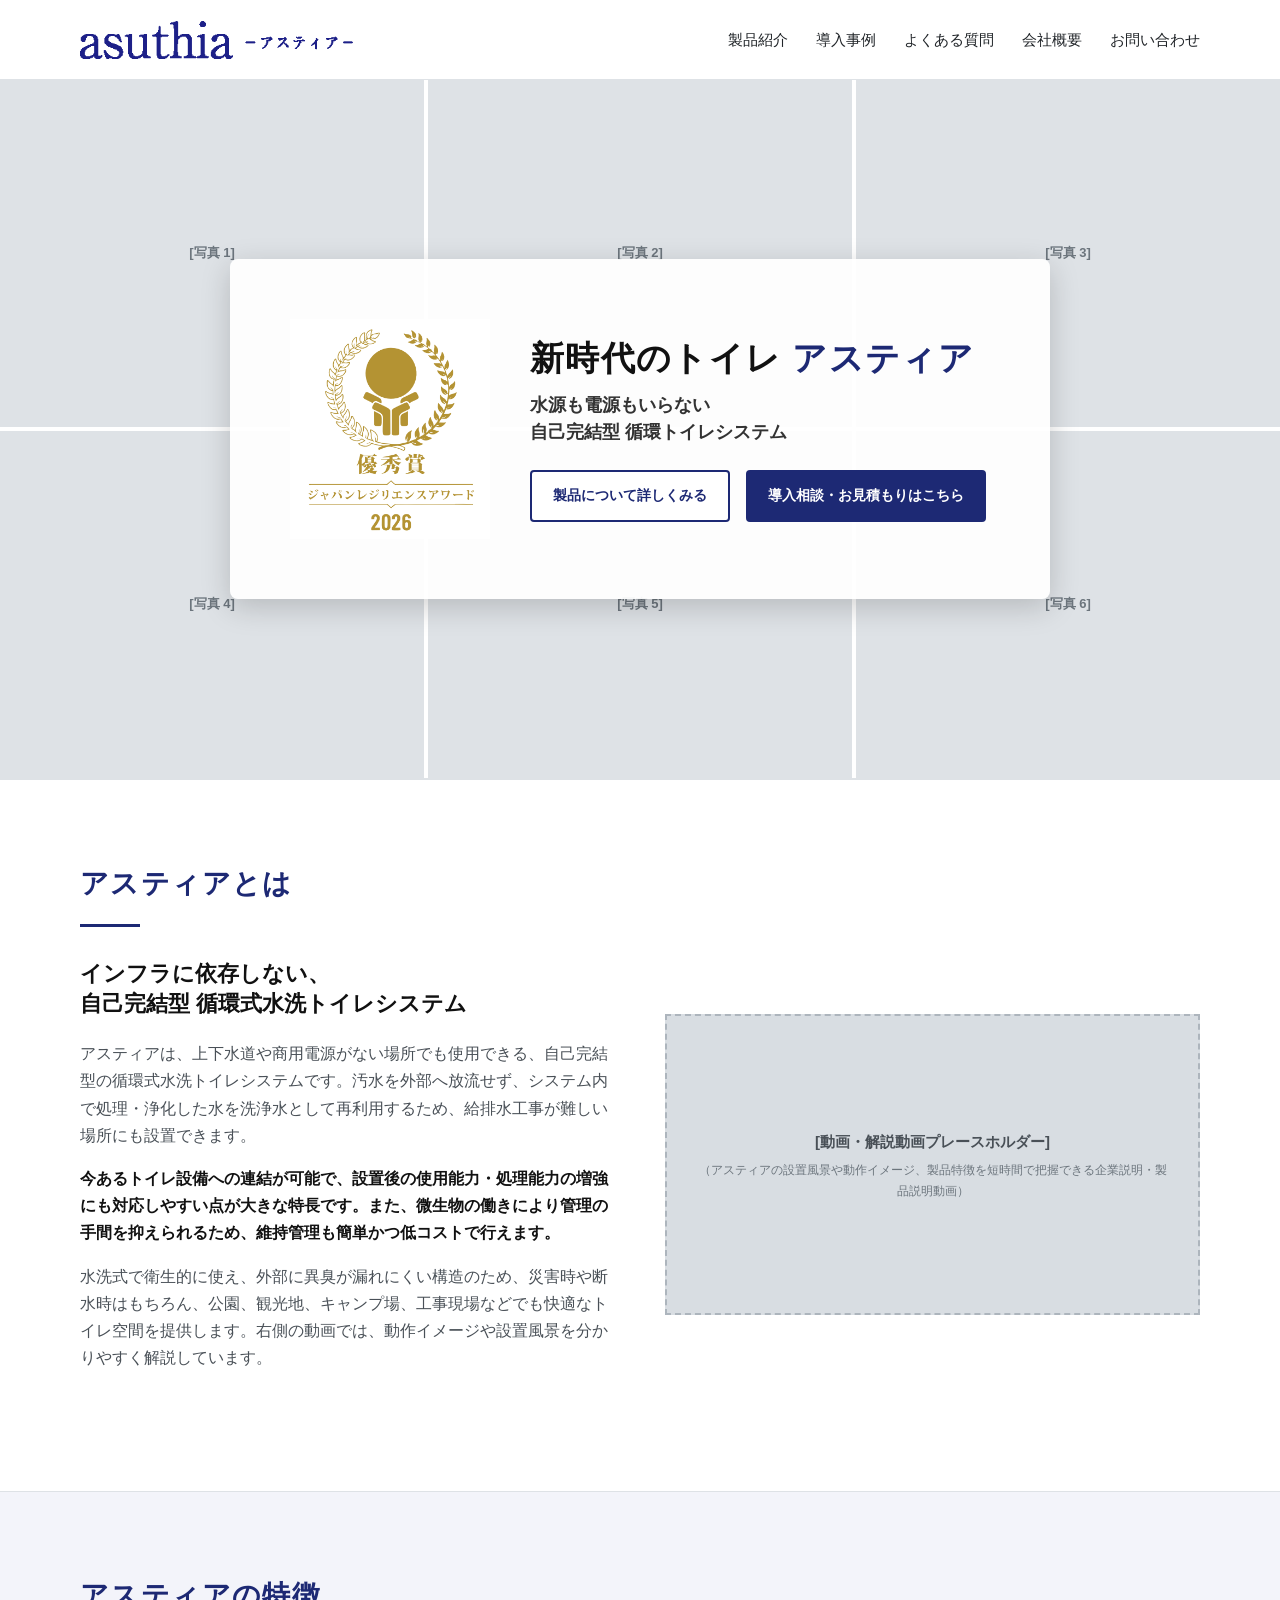
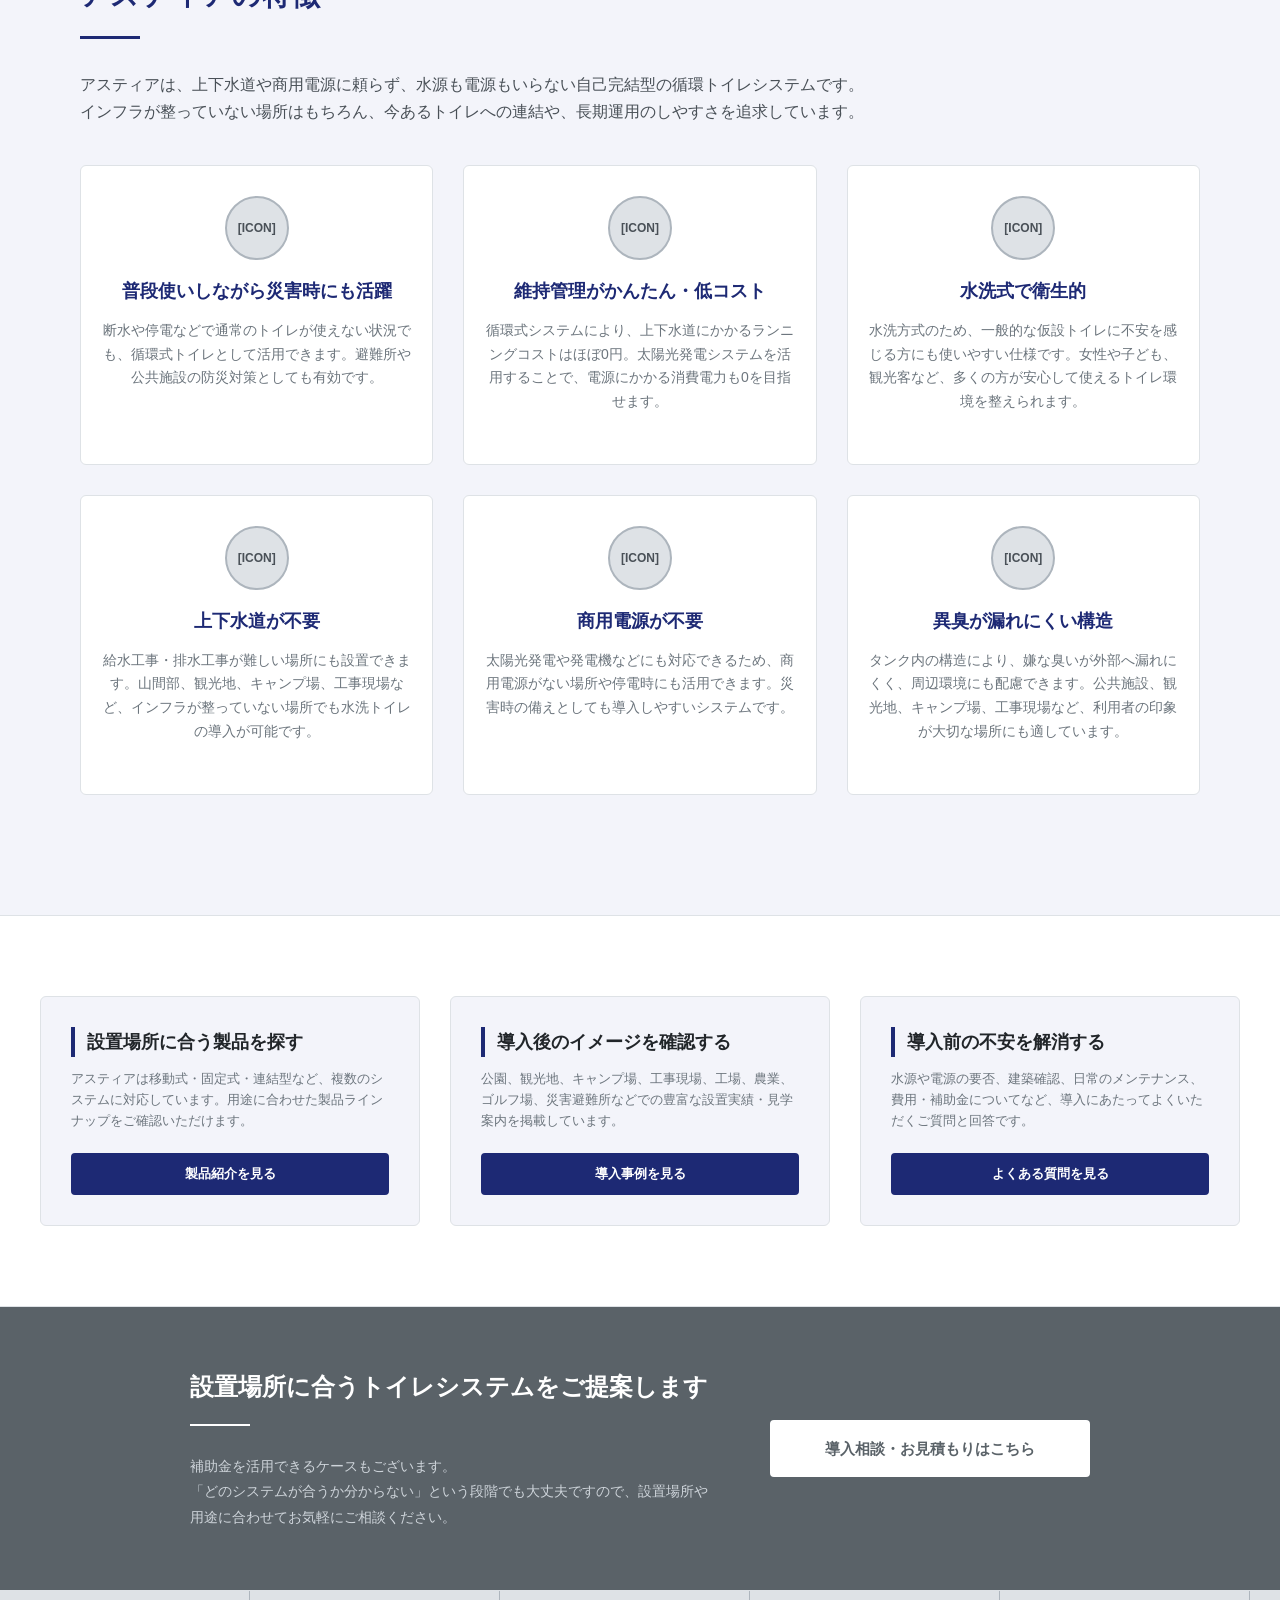
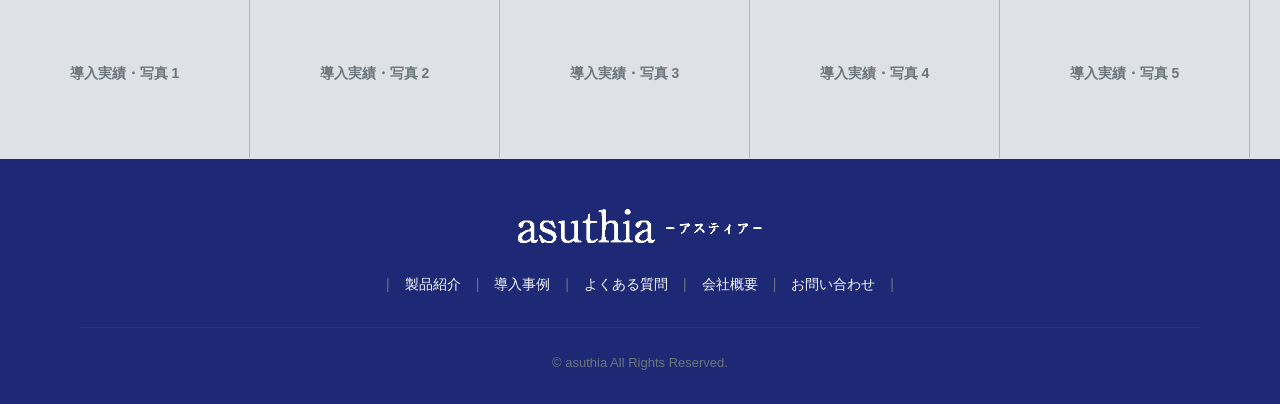
<file: index.html>
<!DOCTYPE html>
<html lang="ja">
<head>
  <meta charset="UTF-8">
  <meta name="viewport" content="width=device-width, initial-scale=1.0">
  <title>ワイヤーフレーム：トップページ | アスティア (ASTIA)</title>
  <link rel="stylesheet" href="style.css?v=3">
</head>
<body>

  <!-- 共通ヘッダー -->
  <header class="site-header">
    <div class="header-inner">
      <a href="index.html" class="site-logo">
        <img src="logo.png" alt="asuthia -アスティア-">
      </a>
      <nav class="global-nav">
        <ul>
          <li><a href="product.html">製品紹介</a></li>
          <li><a href="cases.html">導入事例</a></li>
          <li><a href="faq.html">よくある質問</a></li>
          <li><a href="company.html">会社概要</a></li>
          <li><a href="contact.html">お問い合わせ</a></li>
        </ul>
      </nav>
    </div>
  </header>

  <main>
    <!-- 1-1. メインビジュアル (背景写真スライド余白なし・コピー及びCTAボタン) -->
    <section class="ph-mv-full" style="position: relative; padding: 0;">
      <!-- 背景：3カラム2行の6枚写真プレースホルダー（白仕切り線入り） -->
      <div class="mv-bg-grid" style="position: absolute; top: 0; left: 0; width: 100%; height: 100%; display: grid; grid-template-columns: repeat(3, 1fr); grid-template-rows: repeat(2, 1fr); gap: 4px; background-color: #fff; z-index: 1;">
        <div style="background-color: #dee2e6; display: flex; align-items: center; justify-content: center; color: #6c757d; font-size: 13px; font-weight: bold;">[写真 1]</div>
        <div style="background-color: #dee2e6; display: flex; align-items: center; justify-content: center; color: #6c757d; font-size: 13px; font-weight: bold;">[写真 2]</div>
        <div style="background-color: #dee2e6; display: flex; align-items: center; justify-content: center; color: #6c757d; font-size: 13px; font-weight: bold;">[写真 3]</div>
        <div style="background-color: #dee2e6; display: flex; align-items: center; justify-content: center; color: #6c757d; font-size: 13px; font-weight: bold;">[写真 4]</div>
        <div style="background-color: #dee2e6; display: flex; align-items: center; justify-content: center; color: #6c757d; font-size: 13px; font-weight: bold;">[写真 5]</div>
        <div style="background-color: #dee2e6; display: flex; align-items: center; justify-content: center; color: #6c757d; font-size: 13px; font-weight: bold;">[写真 6]</div>
      </div>
      
      <!-- コンテンツエリア -->
      <div class="container" style="position: relative; z-index: 2; text-align: center; width: 100%; display: flex; justify-content: center;">
        <div style="background-color: rgba(255, 255, 255, 0.93); padding: 60px; border-radius: 8px; display: inline-block; max-width: 820px; width: 100%; box-shadow: 0 8px 30px rgba(0,0,0,0.18); text-align: center; box-sizing: border-box;">
          
          <div style="display: flex; align-items: center; justify-content: center; gap: 40px; text-align: left; max-width: 700px; margin: 0 auto;">
            <!-- 左カラム：ロゴのみ -->
            <div style="flex-shrink: 0; width: 200px; display: flex; justify-content: center;">
              <img src="resilience-award.png" alt="ジャパン・レジリエンス・アワード2026 優秀賞受賞" style="height: 220px; width: auto; display: block;">
            </div>
            
            <!-- 右カラム：キャッチコピーとボタン -->
            <div style="flex: 1; max-width: 480px;">
              <h1 style="font-size: 34px; font-weight: 800; color: #111; line-height: 1.3; margin: 0 0 12px 0; letter-spacing: 0.04em; white-space: nowrap;">
                新時代のトイレ <span style="color: var(--color-primary);">アスティア</span>
              </h1>
              <p style="font-size: 18px; font-weight: 700; color: #333; line-height: 1.5; margin: 0 0 24px 0;">
                水源も電源もいらない<br>
                自己完結型 循環トイレシステム
              </p>
              
              <div class="btn-group btn-group-fv" style="margin-top: 0; justify-content: flex-start; gap: 16px;">
                <a href="product.html" class="btn btn-secondary" style="min-width: 200px; padding: 12px 20px; font-size: 14px; text-align: center;">製品について詳しくみる</a>
                <a href="contact.html" class="btn btn-primary" style="min-width: 200px; padding: 12px 20px; font-size: 14px; text-align: center;">導入相談・お見積もりはこちら</a>
              </div>
            </div>
          </div>

        </div>
      </div>
    </section>

    <!-- 1-2. アスティアとは（テキスト＋動画） -->
    <section class="section">
      <div class="container">
        <h2 class="section-title">アスティアとは</h2>
        <div class="grid-2" style="align-items: center;">
          <div class="text-area">
            <h3 style="font-size: 22px; font-weight: 700; margin-bottom: 20px; line-height: 1.4; color: var(--color-black);">
              インフラに依存しない、<br>自己完結型 循環式水洗トイレシステム
            </h3>
            <p style="color: #495057; margin-bottom: 16px; line-height: 1.7;">
              アスティアは、上下水道や商用電源がない場所でも使用できる、自己完結型の循環式水洗トイレシステムです。汚水を外部へ放流せず、システム内で処理・浄化した水を洗浄水として再利用するため、給排水工事が難しい場所にも設置できます。
            </p>
            <p style="color: var(--color-black); margin-bottom: 16px; line-height: 1.7; font-weight: 700;">
              今あるトイレ設備への連結が可能で、設置後の使用能力・処理能力の増強にも対応しやすい点が大きな特長です。また、微生物の働きにより管理の手間を抑えられるため、維持管理も簡単かつ低コストで行えます。
            </p>
            <p style="color: #495057; margin-bottom: 0; line-height: 1.7;">
              水洗式で衛生的に使え、外部に異臭が漏れにくい構造のため、災害時や断水時はもちろん、公園、観光地、キャンプ場、工事現場などでも快適なトイレ空間を提供します。右側の動画では、動作イメージや設置風景を分かりやすく解説しています。
            </p>
          </div>
          <div class="video-area">
            <div class="placeholder-box ph-video" style="aspect-ratio: 16 / 9; height: auto;">
              [動画・解説動画プレースホルダー]<br>
              <span class="sub-label">（アスティアの設置風景や動作イメージ、製品特徴を短時間で把握できる企業説明・製品説明動画）</span>
            </div>
          </div>
        </div>
      </div>
    </section>

    <!-- 1-3. アスティアの特徴 -->
    <section class="section bg-light">
      <div class="container">
        <h2 class="section-title">アスティアの特徴</h2>
        <p class="lead-text text-left" style="margin-bottom: 40px; line-height: 1.7; color: #495057; max-width: 900px;">
          アスティアは、上下水道や商用電源に頼らず、水源も電源もいらない自己完結型の循環トイレシステムです。<br>
          インフラが整っていない場所はもちろん、今あるトイレへの連結や、長期運用のしやすさを追求しています。
        </p>
        <div class="grid-3">
          <!-- 特徴1: 普段使いしながら災害時にも活躍 -->
          <div class="feature-card">
            <div class="feature-icon-ph">[ICON]</div>
            <h3 class="card-title">普段使いしながら災害時にも活躍</h3>
            <p class="card-text">
              断水や停電などで通常のトイレが使えない状況でも、循環式トイレとして活用できます。避難所や公共施設の防災対策としても有効です。
            </p>
          </div>
          <!-- 特徴2: 維持管理がかんたん・低コスト -->
          <div class="feature-card">
            <div class="feature-icon-ph">[ICON]</div>
            <h3 class="card-title">維持管理がかんたん・低コスト</h3>
            <p class="card-text">
              循環式システムにより、上下水道にかかるランニングコストはほぼ0円。太陽光発電システムを活用することで、電源にかかる消費電力も0を目指せます。
            </p>
          </div>
          <!-- 特徴3: 水洗式で衛生的 -->
          <div class="feature-card">
            <div class="feature-icon-ph">[ICON]</div>
            <h3 class="card-title">水洗式で衛生的</h3>
            <p class="card-text">
              水洗方式のため、一般的な仮設トイレに不安を感じる方にも使いやすい仕様です。女性や子ども、観光客など、多くの方が安心して使えるトイレ環境を整えられます。
            </p>
          </div>
          <!-- 特徴4: 上下水道が不要 -->
          <div class="feature-card">
            <div class="feature-icon-ph">[ICON]</div>
            <h3 class="card-title">上下水道が不要</h3>
            <p class="card-text">
              給水工事・排水工事が難しい場所にも設置できます。山間部、観光地、キャンプ場、工事現場など、インフラが整っていない場所でも水洗トイレの導入が可能です。
            </p>
          </div>
          <!-- 特徴5: 商用電源が不要 -->
          <div class="feature-card">
            <div class="feature-icon-ph">[ICON]</div>
            <h3 class="card-title">商用電源が不要</h3>
            <p class="card-text">
              太陽光発電や発電機などにも対応できるため、商用電源がない場所や停電時にも活用できます。災害時の備えとしても導入しやすいシステムです。
            </p>
          </div>
          <!-- 特徴6: 異臭が漏れにくい構造 -->
          <div class="feature-card">
            <div class="feature-icon-ph">[ICON]</div>
            <h3 class="card-title">異臭が漏れにくい構造</h3>
            <p class="card-text">
              タンク内の構造により、嫌な臭いが外部へ漏れにくく、周辺環境にも配慮できます。公共施設、観光地、キャンプ場、工事現場など、利用者の印象が大切な場所にも適しています。
            </p>
          </div>
        </div>
      </div>
    </section>

    <!-- 1-4〜1-6. 各種案内（製品紹介・導入事例・よくある質問） ＆ 連結型ハイライト -->
    <section class="section">
      <div class="container" style="max-width: 1350px;">
        <div class="grid-3" style="align-items: stretch; gap: 30px; margin-bottom: 0;">
          
          <!-- 1. 製品紹介 -->
          <div class="card" style="padding: 30px; background-color: var(--color-bg-light); border: 1px solid var(--color-border); border-radius: 6px; display: flex; flex-direction: column; justify-content: space-between; box-sizing: border-box;">
            <div>
              <h3 style="font-size: 18px; font-weight: 700; margin-bottom: 12px; border-left: 4px solid var(--color-primary); padding-left: 12px; text-align: left;">設置場所に合う製品を探す</h3>
              <p style="font-size: 13px; color: var(--color-text-muted); margin-bottom: 20px; text-align: left; line-height: 1.6; min-height: 64px;">
                アスティアは移動式・固定式・連結型など、複数のシステムに対応しています。用途に合わせた製品ラインナップをご確認いただけます。
              </p>
            </div>
            <a href="product.html" class="btn btn-primary btn-sm" style="width: 100%; text-align: center;">製品紹介を見る</a>
          </div>

          <!-- 2. 導入事例 -->
          <div class="card" style="padding: 30px; background-color: var(--color-bg-light); border: 1px solid var(--color-border); border-radius: 6px; display: flex; flex-direction: column; justify-content: space-between; box-sizing: border-box;">
            <div>
              <h3 style="font-size: 18px; font-weight: 700; margin-bottom: 12px; border-left: 4px solid var(--color-primary); padding-left: 12px; text-align: left;">導入後のイメージを確認する</h3>
              <p style="font-size: 13px; color: var(--color-text-muted); margin-bottom: 20px; text-align: left; line-height: 1.6; min-height: 64px;">
                公園、観光地、キャンプ場、工事現場、工場、農業、ゴルフ場、災害避難所などでの豊富な設置実績・見学案内を掲載しています。
              </p>
            </div>
            <a href="cases.html" class="btn btn-primary btn-sm" style="width: 100%; text-align: center;">導入事例を見る</a>
          </div>

          <!-- 3. よくある質問 -->
          <div class="card" style="padding: 30px; background-color: var(--color-bg-light); border: 1px solid var(--color-border); border-radius: 6px; display: flex; flex-direction: column; justify-content: space-between; box-sizing: border-box;">
            <div>
              <h3 style="font-size: 18px; font-weight: 700; margin-bottom: 12px; border-left: 4px solid var(--color-primary); padding-left: 12px; text-align: left;">導入前の不安を解消する</h3>
              <p style="font-size: 13px; color: var(--color-text-muted); margin-bottom: 20px; text-align: left; line-height: 1.6; min-height: 64px;">
                水源や電源の要否、建築確認、日常のメンテナンス、費用・補助金についてなど、導入にあたってよくいただくご質問と回答です。
              </p>
            </div>
            <a href="faq.html" class="btn btn-primary btn-sm" style="width: 100%; text-align: center;">よくある質問を見る</a>
          </div>

        </div>

      </div>
    </section>
  </main>

  <!-- フッター前CTAセクション -->
  <section class="footer-cta-section">
    <div class="container">
      <div class="footer-cta-inner" style="max-width: 900px; padding: 0;">
        <div class="grid-2" style="grid-template-columns: 1.6fr 1fr; gap: 40px; align-items: center; text-align: left; margin-bottom: 0;">
          <div>
            <h3 style="margin-bottom: 12px;">設置場所に合うトイレシステムをご提案します</h3>
            <p style="margin: 0; font-size: 14px;">補助金を活用できるケースもございます。<br>「どのシステムが合うか分からない」という段階でも大丈夫ですので、設置場所や用途に合わせてお気軽にご相談ください。</p>
          </div>
          <div style="text-align: right;">
            <a href="contact.html" class="btn btn-secondary" style="display: inline-block; width: 100%; max-width: 320px; text-align: center; box-sizing: border-box;">導入相談・お見積もりはこちら</a>
          </div>
        </div>
      </div>
    </div>
  </section>

  <!-- 無限スライダーセクション -->
  <section class="infinite-slider-section">
    <div class="slider-container">
      <div class="slider-track">
        <div class="slider-item">導入実績・写真 1</div>
        <div class="slider-item">導入実績・写真 2</div>
        <div class="slider-item">導入実績・写真 3</div>
        <div class="slider-item">導入実績・写真 4</div>
        <div class="slider-item">導入実績・写真 5</div>
        <div class="slider-item">導入実績・写真 6</div>
        <!-- ループ用（無限スクロール実現のために同一内容を複製） -->
        <div class="slider-item">導入実績・写真 1</div>
        <div class="slider-item">導入実績・写真 2</div>
        <div class="slider-item">導入実績・写真 3</div>
        <div class="slider-item">導入実績・写真 4</div>
        <div class="slider-item">導入実績・写真 5</div>
        <div class="slider-item">導入実績・写真 6</div>
      </div>
    </div>
  </section>

  <!-- 共通フッター -->
  <footer class="site-footer">
    <div class="container">
      <div class="footer-inner" style="display: flex; flex-direction: column; align-items: center; gap: 30px; margin-bottom: 30px;">
        <div class="footer-logo-area">
          <a href="index.html" class="footer-logo">
            <img src="logo.png" alt="asuthia -アスティア-">
          </a>
        </div>
        <div class="footer-links" style="display: flex; flex-wrap: wrap; justify-content: center; align-items: center; gap: 10px 15px; font-size: 14px; color: #6c757d;">
          <span>|</span>
          <a href="product.html" style="color: #f8f9fa;">製品紹介</a>
          <span>|</span>
          <a href="cases.html" style="color: #f8f9fa;">導入事例</a>
          <span>|</span>
          <a href="faq.html" style="color: #f8f9fa;">よくある質問</a>
          <span>|</span>
          <a href="company.html" style="color: #f8f9fa;">会社概要</a>
          <span>|</span>
          <a href="contact.html" style="color: #f8f9fa;">お問い合わせ</a>
          <span>|</span>
        </div>
      </div>
      <div class="copyright" style="text-align: center;">
        &copy; asuthia All Rights Reserved.
      </div>
    </div>
  </footer>

  <script src="script.js"></script>
</body>
</html>
</file>
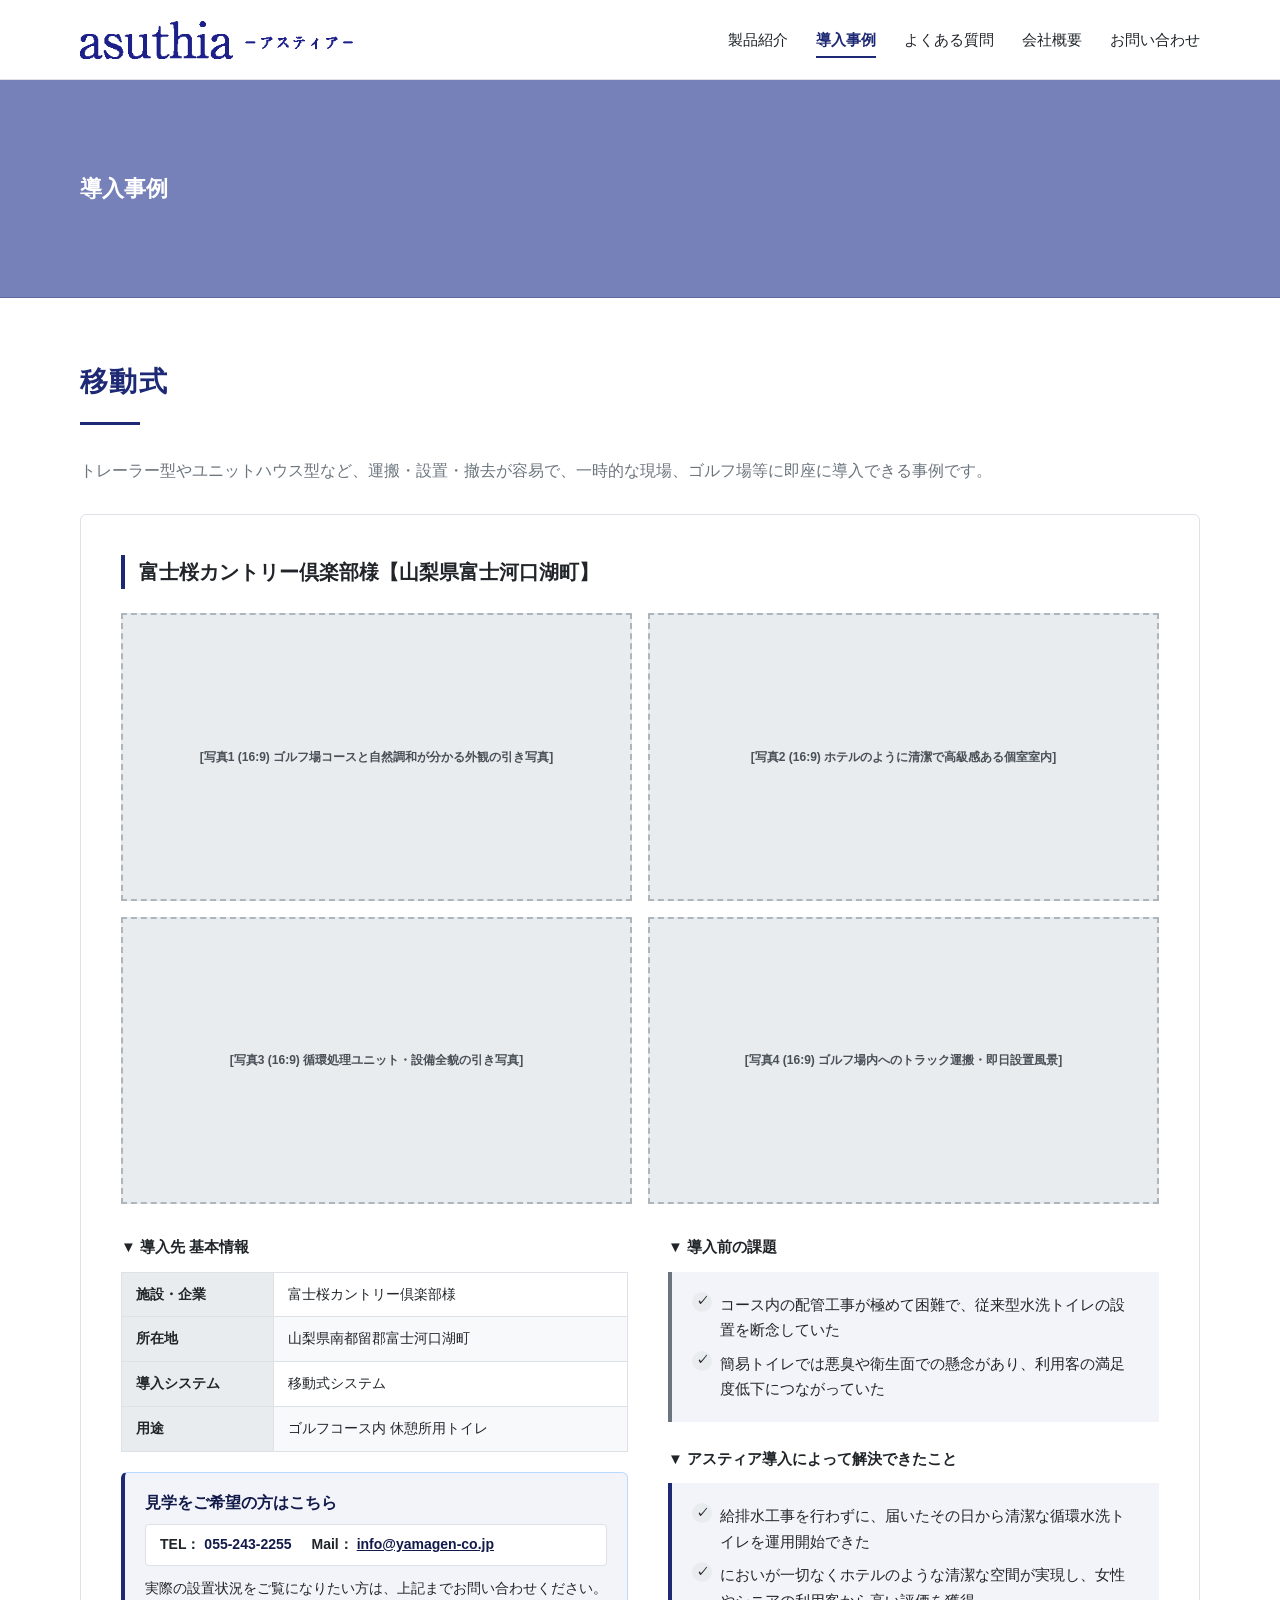
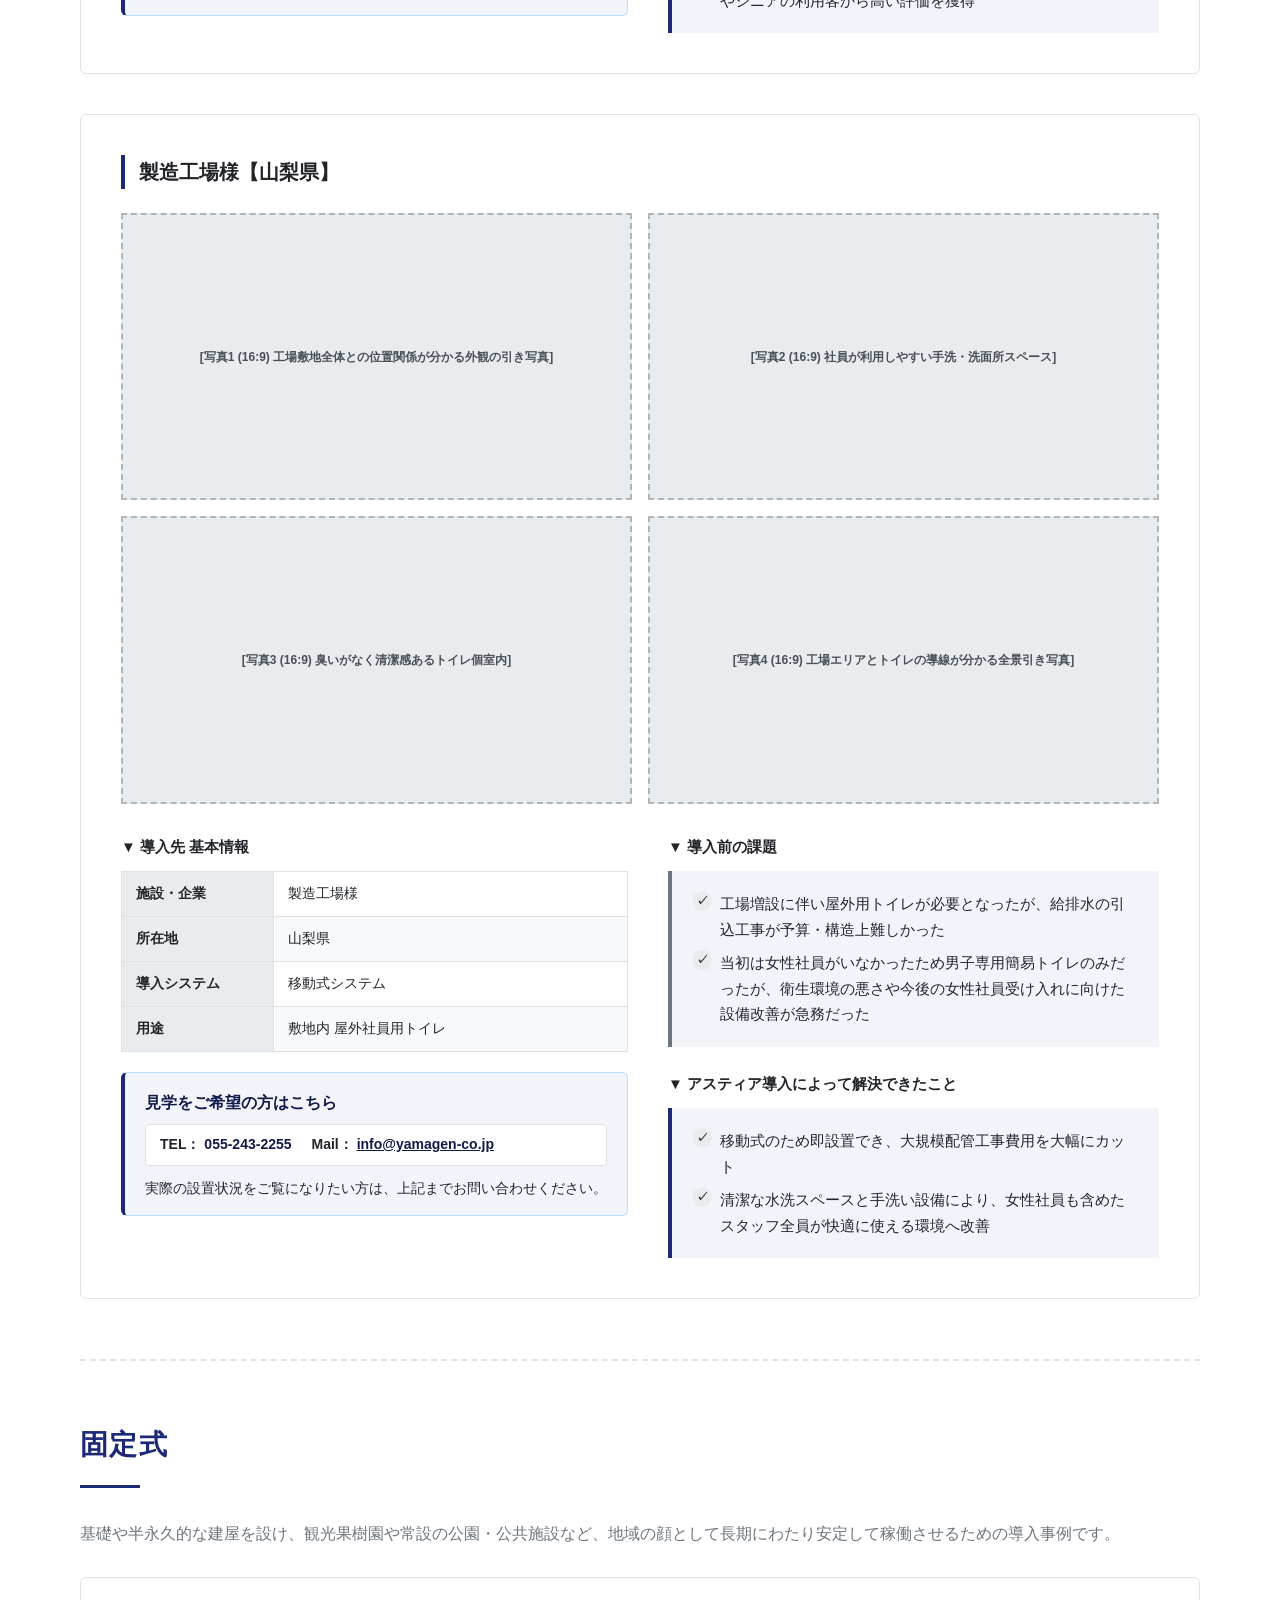
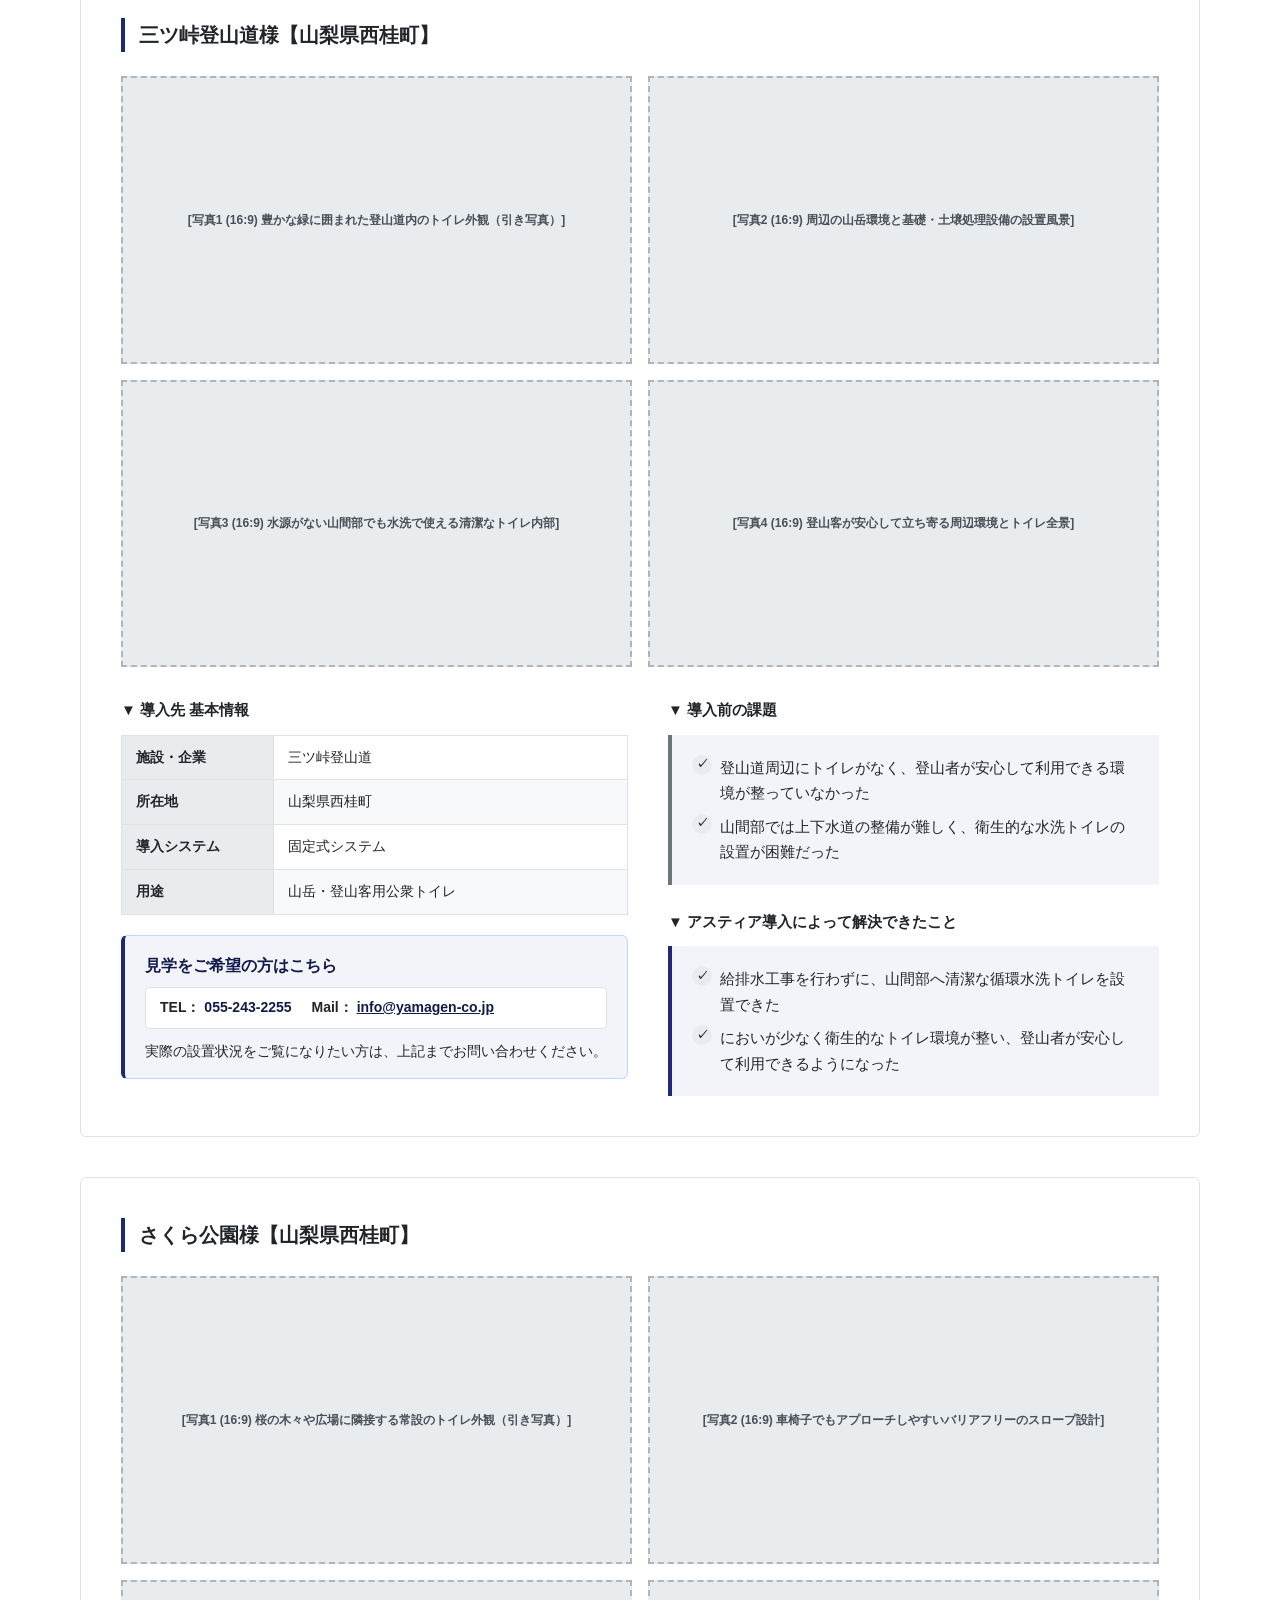
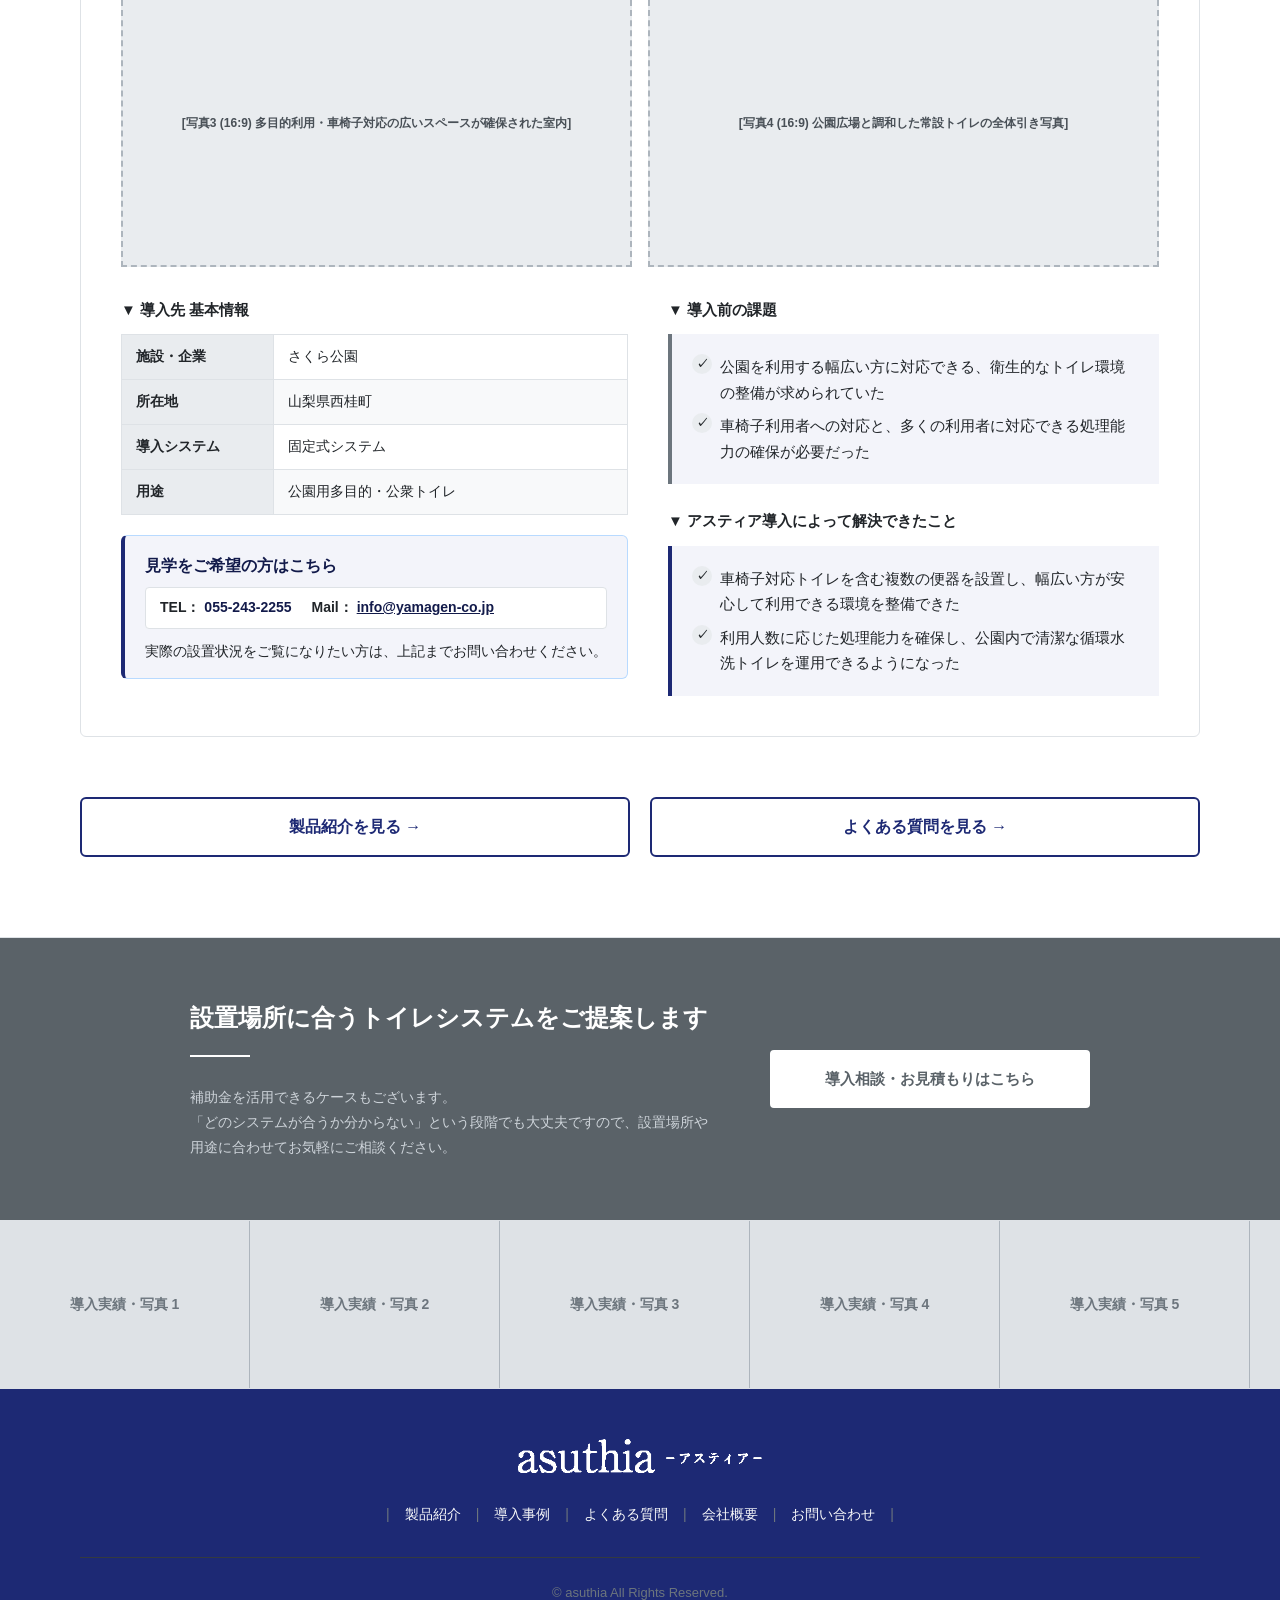
<file: cases.html>
<!DOCTYPE html>
<html lang="ja">
<head>
  <meta charset="UTF-8">
  <meta name="viewport" content="width=device-width, initial-scale=1.0">
  <title>ワイヤーフレーム：導入事例 | アスティア (ASTIA)</title>
  <link rel="stylesheet" href="style.css?v=3">
</head>
<body>

  <!-- 共通ヘッダー -->
  <header class="site-header">
    <div class="header-inner">
      <a href="index.html" class="site-logo">
        <img src="logo.png" alt="asuthia -アスティア-">
      </a>
      <nav class="global-nav">
        <ul>
          <li><a href="product.html">製品紹介</a></li>
          <li><a href="cases.html" class="active">導入事例</a></li>
          <li><a href="faq.html">よくある質問</a></li>
          <li><a href="company.html">会社概要</a></li>
          <li><a href="contact.html">お問い合わせ</a></li>
        </ul>
      </nav>
    </div>
  </header>

  <main>
    <!-- 3-1. ページタイトルエリア -->
    <div class="page-header">
      <div class="container">
        <h1 class="page-title">導入事例</h1>
      </div>
    </div>

    <!-- 導入事例コンテンツエリア -->
    <div class="container" style="padding: 60px 40px;">
      
      <!-- ==================== 移動式 セクション ==================== -->
      <section class="case-section" style="margin-bottom: 60px;">
        <h2 class="section-title">移動式</h2>
        <p class="lead-text text-left" style="max-width: none; white-space: nowrap; margin-bottom: 30px;">
          トレーラー型やユニットハウス型など、運搬・設置・撤去が容易で、一時的な現場、ゴルフ場等に即座に導入できる事例です。
        </p>

        <!-- 事例1: 富士桜カントリー倶楽部様 -->
        <div class="case-item" style="border: 1px solid var(--color-border); border-radius: 6px; padding: 40px; margin-bottom: 40px; background-color: var(--color-white);">
          <h3 style="font-size: 20px; font-weight: 700; margin-bottom: 24px; border-left: 4px solid var(--color-primary); padding-left: 14px;">富士桜カントリー倶楽部様【山梨県富士河口湖町】</h3>
          
          <!-- 1. 写真ギャラリー（背景・周辺環境込み of 引き写真重視） -->
          <div class="case-gallery" style="display: grid; grid-template-columns: repeat(2, 1fr); gap: 16px; margin-bottom: 30px;">
            <div class="placeholder-box" style="aspect-ratio: 16 / 9; padding: 0; font-size: 12px; display: flex; align-items: center; justify-content: center;">[写真1 (16:9) ゴルフ場コースと自然調和が分かる外観の引き写真]</div>
            <div class="placeholder-box" style="aspect-ratio: 16 / 9; padding: 0; font-size: 12px; display: flex; align-items: center; justify-content: center;">[写真2 (16:9) ホテルのように清潔で高級感ある個室室内]</div>
            <div class="placeholder-box" style="aspect-ratio: 16 / 9; padding: 0; font-size: 12px; display: flex; align-items: center; justify-content: center;">[写真3 (16:9) 循環処理ユニット・設備全貌の引き写真]</div>
            <div class="placeholder-box" style="aspect-ratio: 16 / 9; padding: 0; font-size: 12px; display: flex; align-items: center; justify-content: center;">[写真4 (16:9) ゴルフ場内へのトラック運搬・即日設置風景]</div>
          </div>

          <!-- 2. 下部のテキスト情報（2カラム） -->
          <div class="grid-2" style="align-items: flex-start; gap: 40px; margin-bottom: 0;">
            <!-- 左カラム：基本情報 -->
            <div class="case-info-table">
              <h4 style="font-size: 15px; font-weight: bold; margin-bottom: 12px;">▼ 導入先 基本情報</h4>
              <table class="custom-table info-table" style="font-size: 14px; background: #fff;">
                <tbody>
                  <tr><th style="padding: 10px 14px; width: 30%;">施設・企業</th><td style="padding: 10px 14px;">富士桜カントリー倶楽部様</td></tr>
                  <tr><th style="padding: 10px 14px;">所在地</th><td style="padding: 10px 14px;">山梨県南都留郡富士河口湖町</td></tr>
                  <tr><th style="padding: 10px 14px;">導入システム</th><td style="padding: 10px 14px;">移動式システム</td></tr>
                  <tr><th style="padding: 10px 14px;">用途</th><td style="padding: 10px 14px;">ゴルフコース内 休憩所用トイレ</td></tr>
                </tbody>
              </table>

              <!-- 見学希望者向け導線 -->
              <div class="case-tour-box">
                <h5>見学をご希望の方はこちら</h5>
                <div class="tour-contact-info" style="margin-bottom: 12px;">
                  <div>TEL： <span>055-243-2255</span></div>
                  <div>Mail： <span><a href="mailto:info@yamagen-co.jp" style="color: inherit; text-decoration: underline;">info@yamagen-co.jp</a></span></div>
                </div>
                <p style="margin: 0; white-space: nowrap;">実際の設置状況をご覧になりたい方は、上記までお問い合わせください。</p>
              </div>
            </div>

            <div class="case-results">
              <h4 style="font-size: 15px; font-weight: bold; margin-bottom: 12px;">▼ 導入前の課題</h4>
              <div class="info-box" style="margin: 0 0 20px 0; background-color: var(--color-bg-light); border-left-color: #6c757d; padding: 20px;">
                <ul class="check-list" style="margin: 0; font-size: 14px;">
                  <li style="margin-bottom: 8px;">コース内の配管工事が極めて困難で、従来型水洗トイレの設置を断念していた</li>
                  <li style="margin-bottom: 0;">簡易トイレでは悪臭や衛生面での懸念があり、利用客の満足度低下につながっていた</li>
                </ul>
              </div>
              <h4 style="font-size: 15px; font-weight: bold; margin-top: 24px; margin-bottom: 12px;">▼ アスティア導入によって解決できたこと</h4>
              <div class="info-box" style="margin: 0; background-color: var(--color-bg-light); border-left-color: var(--color-primary); padding: 20px;">
                <ul class="check-list" style="margin: 0; font-size: 14px;">
                  <li style="margin-bottom: 8px;">給排水工事を行わずに、届いたその日から清潔な循環水洗トイレを運用開始できた</li>
                  <li style="margin-bottom: 0;">においが一切なくホテルのような清潔な空間が実現し、女性やシニアの利用客から高い評価を獲得</li>
                </ul>
              </div>
            </div>
          </div>
        </div>

        <!-- 事例2: 製造工場様 -->
        <div class="case-item" style="border: 1px solid var(--color-border); border-radius: 6px; padding: 40px; margin-bottom: 0; background-color: var(--color-white);">
          <h3 style="font-size: 20px; font-weight: 700; margin-bottom: 24px; border-left: 4px solid var(--color-primary); padding-left: 14px;">製造工場様【山梨県】</h3>
          
          <!-- 1. 写真ギャラリー（背景・周辺環境込み of 引き写真重視） -->
          <div class="case-gallery" style="display: grid; grid-template-columns: repeat(2, 1fr); gap: 16px; margin-bottom: 30px;">
            <div class="placeholder-box" style="aspect-ratio: 16 / 9; padding: 0; font-size: 12px; display: flex; align-items: center; justify-content: center;">[写真1 (16:9) 工場敷地全体との位置関係が分かる外観の引き写真]</div>
            <div class="placeholder-box" style="aspect-ratio: 16 / 9; padding: 0; font-size: 12px; display: flex; align-items: center; justify-content: center;">[写真2 (16:9) 社員が利用しやすい手洗・洗面所スペース]</div>
            <div class="placeholder-box" style="aspect-ratio: 16 / 9; padding: 0; font-size: 12px; display: flex; align-items: center; justify-content: center;">[写真3 (16:9) 臭いがなく清潔感あるトイレ個室内]</div>
            <div class="placeholder-box" style="aspect-ratio: 16 / 9; padding: 0; font-size: 12px; display: flex; align-items: center; justify-content: center;">[写真4 (16:9) 工場エリアとトイレの導線が分かる全景引き写真]</div>
          </div>

          <!-- 2. 下部のテキスト情報（2カラム） -->
          <div class="grid-2" style="align-items: flex-start; gap: 40px; margin-bottom: 0;">
            <!-- 左カラム：基本情報 -->
            <div class="case-info-table">
              <h4 style="font-size: 15px; font-weight: bold; margin-bottom: 12px;">▼ 導入先 基本情報</h4>
              <table class="custom-table info-table" style="font-size: 14px; background: #fff;">
                <tbody>
                  <tr><th style="padding: 10px 14px; width: 30%;">施設・企業</th><td style="padding: 10px 14px;">製造工場様</td></tr>
                  <tr><th style="padding: 10px 14px;">所在地</th><td style="padding: 10px 14px;">山梨県</td></tr>
                  <tr><th style="padding: 10px 14px;">導入システム</th><td style="padding: 10px 14px;">移動式システム</td></tr>
                  <tr><th style="padding: 10px 14px;">用途</th><td style="padding: 10px 14px;">敷地内 屋外社員用トイレ</td></tr>
                </tbody>
              </table>

              <!-- 見学希望者向け導線 -->
              <div class="case-tour-box">
                <h5>見学をご希望の方はこちら</h5>
                <div class="tour-contact-info" style="margin-bottom: 12px;">
                  <div>TEL： <span>055-243-2255</span></div>
                  <div>Mail： <span><a href="mailto:info@yamagen-co.jp" style="color: inherit; text-decoration: underline;">info@yamagen-co.jp</a></span></div>
                </div>
                <p style="margin: 0; white-space: nowrap;">実際の設置状況をご覧になりたい方は、上記までお問い合わせください。</p>
              </div>
            </div>

            <div class="case-results">
              <h4 style="font-size: 15px; font-weight: bold; margin-bottom: 12px;">▼ 導入前の課題</h4>
              <div class="info-box" style="margin: 0 0 20px 0; background-color: var(--color-bg-light); border-left-color: #6c757d; padding: 20px;">
                <ul class="check-list" style="margin: 0; font-size: 14px;">
                  <li style="margin-bottom: 8px;">工場増設に伴い屋外用トイレが必要となったが、給排水の引込工事が予算・構造上難しかった</li>
                  <li style="margin-bottom: 0;">当初は女性社員がいなかったため男子専用簡易トイレのみだったが、衛生環境の悪さや今後の女性社員受け入れに向けた設備改善が急務だった</li>
                </ul>
              </div>
              <h4 style="font-size: 15px; font-weight: bold; margin-top: 24px; margin-bottom: 12px;">▼ アスティア導入によって解決できたこと</h4>
              <div class="info-box" style="margin: 0; background-color: var(--color-bg-light); border-left-color: var(--color-primary); padding: 20px;">
                <ul class="check-list" style="margin: 0; font-size: 14px;">
                  <li style="margin-bottom: 8px;">移動式のため即設置でき、大規模配管工事費用を大幅にカット</li>
                  <li style="margin-bottom: 0;">清潔な水洗スペースと手洗い設備により、女性社員も含めたスタッフ全員が快適に使える環境へ改善</li>
                </ul>
              </div>
            </div>
          </div>
        </div>
      </section>

      <hr style="border: 0; border-top: 2px dashed var(--color-border); margin: 0 0 60px 0;">

      <!-- ==================== 固定式 セクション ==================== -->
      <section class="case-section" style="margin-bottom: 0;">
        <h2 class="section-title">固定式</h2>
        <p class="lead-text text-left" style="max-width: none; white-space: nowrap; margin-bottom: 30px;">
          基礎や半永久的な建屋を設け、観光果樹園や常設の公園・公共施設など、地域の顔として長期にわたり安定して稼働させるための導入事例です。
        </p>

        <!-- 事例4: 三ツ峠登山道様 -->
        <div class="case-item" style="border: 1px solid var(--color-border); border-radius: 6px; padding: 40px; margin-bottom: 40px; background-color: var(--color-white);">
          <h3 style="font-size: 20px; font-weight: 700; margin-bottom: 24px; border-left: 4px solid var(--color-primary); padding-left: 14px;">三ツ峠登山道様【山梨県西桂町】</h3>
          
          <!-- 1. 写真ギャラリー -->
          <div class="case-gallery" style="display: grid; grid-template-columns: repeat(2, 1fr); gap: 16px; margin-bottom: 30px;">
            <div class="placeholder-box" style="aspect-ratio: 16 / 9; padding: 0; font-size: 12px; display: flex; align-items: center; justify-content: center;">[写真1 (16:9) 豊かな緑に囲まれた登山道内のトイレ外観（引き写真）]</div>
            <div class="placeholder-box" style="aspect-ratio: 16 / 9; padding: 0; font-size: 12px; display: flex; align-items: center; justify-content: center;">[写真2 (16:9) 周辺の山岳環境と基礎・土壌処理設備の設置風景]</div>
            <div class="placeholder-box" style="aspect-ratio: 16 / 9; padding: 0; font-size: 12px; display: flex; align-items: center; justify-content: center;">[写真3 (16:9) 水源がない山間部でも水洗で使える清潔なトイレ内部]</div>
            <div class="placeholder-box" style="aspect-ratio: 16 / 9; padding: 0; font-size: 12px; display: flex; align-items: center; justify-content: center;">[写真4 (16:9) 登山客が安心して立ち寄る周辺環境とトイレ全景]</div>
          </div>

          <!-- 2. 下部のテキスト情報（2カラム） -->
          <div class="grid-2" style="align-items: flex-start; gap: 40px; margin-bottom: 0;">
            <!-- 左カラム：基本情報 -->
            <div class="case-info-table">
              <h4 style="font-size: 15px; font-weight: bold; margin-bottom: 12px;">▼ 導入先 基本情報</h4>
              <table class="custom-table info-table" style="font-size: 14px; background: #fff;">
                <tbody>
                  <tr><th style="padding: 10px 14px; width: 30%;">施設・企業</th><td style="padding: 10px 14px;">三ツ峠登山道</td></tr>
                  <tr><th style="padding: 10px 14px;">所在地</th><td style="padding: 10px 14px;">山梨県西桂町</td></tr>
                  <tr><th style="padding: 10px 14px;">導入システム</th><td style="padding: 10px 14px;">固定式システム</td></tr>
                  <tr><th style="padding: 10px 14px;">用途</th><td style="padding: 10px 14px;">山岳・登山客用公衆トイレ</td></tr>
                </tbody>
              </table>

              <!-- 見学希望者向け導線 -->
              <div class="case-tour-box">
                <h5>見学をご希望の方はこちら</h5>
                <div class="tour-contact-info" style="margin-bottom: 12px;">
                  <div>TEL： <span>055-243-2255</span></div>
                  <div>Mail： <span><a href="mailto:info@yamagen-co.jp" style="color: inherit; text-decoration: underline;">info@yamagen-co.jp</a></span></div>
                </div>
                <p style="margin: 0; white-space: nowrap;">実際の設置状況をご覧になりたい方は、上記までお問い合わせください。</p>
              </div>
            </div>

            <div class="case-results">
              <h4 style="font-size: 15px; font-weight: bold; margin-bottom: 12px;">▼ 導入前の課題</h4>
              <div class="info-box" style="margin: 0 0 20px 0; background-color: var(--color-bg-light); border-left-color: #6c757d; padding: 20px;">
                <ul class="check-list" style="margin: 0; font-size: 14px;">
                  <li style="margin-bottom: 8px;">登山道周辺にトイレがなく、登山者が安心して利用できる環境が整っていなかった</li>
                  <li style="margin-bottom: 0;">山間部では上下水道の整備が難しく、衛生的な水洗トイレの設置が困難だった</li>
                </ul>
              </div>
              <h4 style="font-size: 15px; font-weight: bold; margin-top: 24px; margin-bottom: 12px;">▼ アスティア導入によって解決できたこと</h4>
              <div class="info-box" style="margin: 0; background-color: var(--color-bg-light); border-left-color: var(--color-primary); padding: 20px;">
                <ul class="check-list" style="margin: 0; font-size: 14px;">
                  <li style="margin-bottom: 8px;">給排水工事を行わずに、山間部へ清潔な循環水洗トイレを設置できた</li>
                  <li style="margin-bottom: 0;">においが少なく衛生的なトイレ環境が整い、登山者が安心して利用できるようになった</li>
                </ul>
              </div>
            </div>
          </div>
        </div>

        <!-- 事例5: さくら公園様 -->
        <div class="case-item" style="border: 1px solid var(--color-border); border-radius: 6px; padding: 40px; margin-bottom: 0; background-color: var(--color-white);">
          <h3 style="font-size: 20px; font-weight: 700; margin-bottom: 24px; border-left: 4px solid var(--color-primary); padding-left: 14px;">さくら公園様【山梨県西桂町】</h3>
          
          <!-- 1. 写真ギャラリー -->
          <div class="case-gallery" style="display: grid; grid-template-columns: repeat(2, 1fr); gap: 16px; margin-bottom: 30px;">
            <div class="placeholder-box" style="aspect-ratio: 16 / 9; padding: 0; font-size: 12px; display: flex; align-items: center; justify-content: center;">[写真1 (16:9) 桜の木々や広場に隣接する常設のトイレ外観（引き写真）]</div>
            <div class="placeholder-box" style="aspect-ratio: 16 / 9; padding: 0; font-size: 12px; display: flex; align-items: center; justify-content: center;">[写真2 (16:9) 車椅子でもアプローチしやすいバリアフリーのスロープ設計]</div>
            <div class="placeholder-box" style="aspect-ratio: 16 / 9; padding: 0; font-size: 12px; display: flex; align-items: center; justify-content: center;">[写真3 (16:9) 多目的利用・車椅子対応の広いスペースが確保された室内]</div>
            <div class="placeholder-box" style="aspect-ratio: 16 / 9; padding: 0; font-size: 12px; display: flex; align-items: center; justify-content: center;">[写真4 (16:9) 公園広場と調和した常設トイレの全体引き写真]</div>
          </div>

          <!-- 2. 下部のテキスト情報（2カラム） -->
          <div class="grid-2" style="align-items: flex-start; gap: 40px; margin-bottom: 0;">
            <!-- 左カラム：基本情報 -->
            <div class="case-info-table">
              <h4 style="font-size: 15px; font-weight: bold; margin-bottom: 12px;">▼ 導入先 基本情報</h4>
              <table class="custom-table info-table" style="font-size: 14px; background: #fff;">
                <tbody>
                  <tr><th style="padding: 10px 14px; width: 30%;">施設・企業</th><td style="padding: 10px 14px;">さくら公園</td></tr>
                  <tr><th style="padding: 10px 14px;">所在地</th><td style="padding: 10px 14px;">山梨県西桂町</td></tr>
                  <tr><th style="padding: 10px 14px;">導入システム</th><td style="padding: 10px 14px;">固定式システム</td></tr>
                  <tr><th style="padding: 10px 14px;">用途</th><td style="padding: 10px 14px;">公園用多目的・公衆トイレ</td></tr>
                </tbody>
              </table>

              <!-- 見学希望者向け導線 -->
              <div class="case-tour-box">
                <h5>見学をご希望の方はこちら</h5>
                <div class="tour-contact-info" style="margin-bottom: 12px;">
                  <div>TEL： <span>055-243-2255</span></div>
                  <div>Mail： <span><a href="mailto:info@yamagen-co.jp" style="color: inherit; text-decoration: underline;">info@yamagen-co.jp</a></span></div>
                </div>
                <p style="margin: 0; white-space: nowrap;">実際の設置状況をご覧になりたい方は、上記までお問い合わせください。</p>
              </div>
            </div>

            <div class="case-results">
              <h4 style="font-size: 15px; font-weight: bold; margin-bottom: 12px;">▼ 導入前の課題</h4>
              <div class="info-box" style="margin: 0 0 20px 0; background-color: var(--color-bg-light); border-left-color: #6c757d; padding: 20px;">
                <ul class="check-list" style="margin: 0; font-size: 14px;">
                  <li style="margin-bottom: 8px;">公園を利用する幅広い方に対応できる、衛生的なトイレ環境の整備が求められていた</li>
                  <li style="margin-bottom: 0;">車椅子利用者への対応と、多くの利用者に対応できる処理能力の確保が必要だった</li>
                </ul>
              </div>
              <h4 style="font-size: 15px; font-weight: bold; margin-top: 24px; margin-bottom: 12px;">▼ アスティア導入によって解決できたこと</h4>
              <div class="info-box" style="margin: 0; background-color: var(--color-bg-light); border-left-color: var(--color-primary); padding: 20px;">
                <ul class="check-list" style="margin: 0; font-size: 14px;">
                  <li style="margin-bottom: 8px;">車椅子対応トイレを含む複数の便器を設置し、幅広い方が安心して利用できる環境を整備できた</li>
                  <li style="margin-bottom: 0;">利用人数に応じた処理能力を確保し、公園内で清潔な循環水洗トイレを運用できるようになった</li>
                </ul>
              </div>
            </div>
          </div>
        </div>
      </section>

    </div>

    <!-- 各種案内（製品紹介 ＆ よくある質問ボタン） -->
    <section class="section" style="padding: 0 0 80px 0;">
      <div class="container">
        <div class="grid-2" style="gap: 20px; margin-bottom: 0;">
          <a href="product.html" class="btn btn-secondary" style="display: flex; align-items: center; justify-content: center; height: 60px; font-weight: bold; font-size: 16px; border-radius: 6px; border: 2px solid var(--color-primary); color: var(--color-primary); width: 100%; box-sizing: border-box; text-decoration: none;">
            製品紹介を見る →
          </a>
          <a href="faq.html" class="btn btn-secondary" style="display: flex; align-items: center; justify-content: center; height: 60px; font-weight: bold; font-size: 16px; border-radius: 6px; border: 2px solid var(--color-primary); color: var(--color-primary); width: 100%; box-sizing: border-box; text-decoration: none;">
            よくある質問を見る →
          </a>
        </div>
      </div>
    </section>

  </div>

    <!-- フッター前CTAセクション -->
    <section class="footer-cta-section">
      <div class="container">
        <div class="footer-cta-inner" style="max-width: 900px; padding: 0;">
          <div class="grid-2" style="grid-template-columns: 1.6fr 1fr; gap: 40px; align-items: center; text-align: left; margin-bottom: 0;">
            <div>
              <h3 style="margin-bottom: 12px;">設置場所に合うトイレシステムをご提案します</h3>
              <p style="margin: 0; font-size: 14px;">補助金を活用できるケースもございます。<br>「どのシステムが合うか分からない」という段階でも大丈夫ですので、設置場所や用途に合わせてお気軽にご相談ください。</p>
            </div>
            <div style="text-align: right;">
              <a href="contact.html" class="btn btn-secondary" style="display: inline-block; width: 100%; max-width: 320px; text-align: center; box-sizing: border-box;">導入相談・お見積もりはこちら</a>
            </div>
          </div>
        </div>
      </div>
    </section>

    <!-- 無限スライダーセクション -->
    <section class="infinite-slider-section">
      <div class="slider-container">
        <div class="slider-track">
          <div class="slider-item">導入実績・写真 1</div>
          <div class="slider-item">導入実績・写真 2</div>
          <div class="slider-item">導入実績・写真 3</div>
          <div class="slider-item">導入実績・写真 4</div>
          <div class="slider-item">導入実績・写真 5</div>
          <div class="slider-item">導入実績・写真 6</div>
          <!-- ループ用（無限スクロール実現のために同一内容を複製） -->
          <div class="slider-item">導入実績・写真 1</div>
          <div class="slider-item">導入実績・写真 2</div>
          <div class="slider-item">導入実績・写真 3</div>
          <div class="slider-item">導入実績・写真 4</div>
          <div class="slider-item">導入実績・写真 5</div>
          <div class="slider-item">導入実績・写真 6</div>
        </div>
      </div>
    </section>
  </main>

  <!-- 共通フッター -->
  <footer class="site-footer">
    <div class="container">
      <div class="footer-inner" style="display: flex; flex-direction: column; align-items: center; gap: 30px; margin-bottom: 30px;">
        <div class="footer-logo-area">
          <a href="index.html" class="footer-logo">
            <img src="logo.png" alt="asuthia -アスティア-">
          </a>
        </div>
        <div class="footer-links" style="display: flex; flex-wrap: wrap; justify-content: center; align-items: center; gap: 10px 15px; font-size: 14px; color: #6c757d;">
          <span>|</span>
          <a href="product.html" style="color: #f8f9fa;">製品紹介</a>
          <span>|</span>
          <a href="cases.html" style="color: #f8f9fa;">導入事例</a>
          <span>|</span>
          <a href="faq.html" style="color: #f8f9fa;">よくある質問</a>
          <span>|</span>
          <a href="company.html" style="color: #f8f9fa;">会社概要</a>
          <span>|</span>
          <a href="contact.html" style="color: #f8f9fa;">お問い合わせ</a>
          <span>|</span>
        </div>
      </div>
      <div class="copyright" style="text-align: center;">
        &copy; asuthia All Rights Reserved.
      </div>
    </div>
  </footer>

  <script src="script.js"></script>
</body>
</html>
</file>
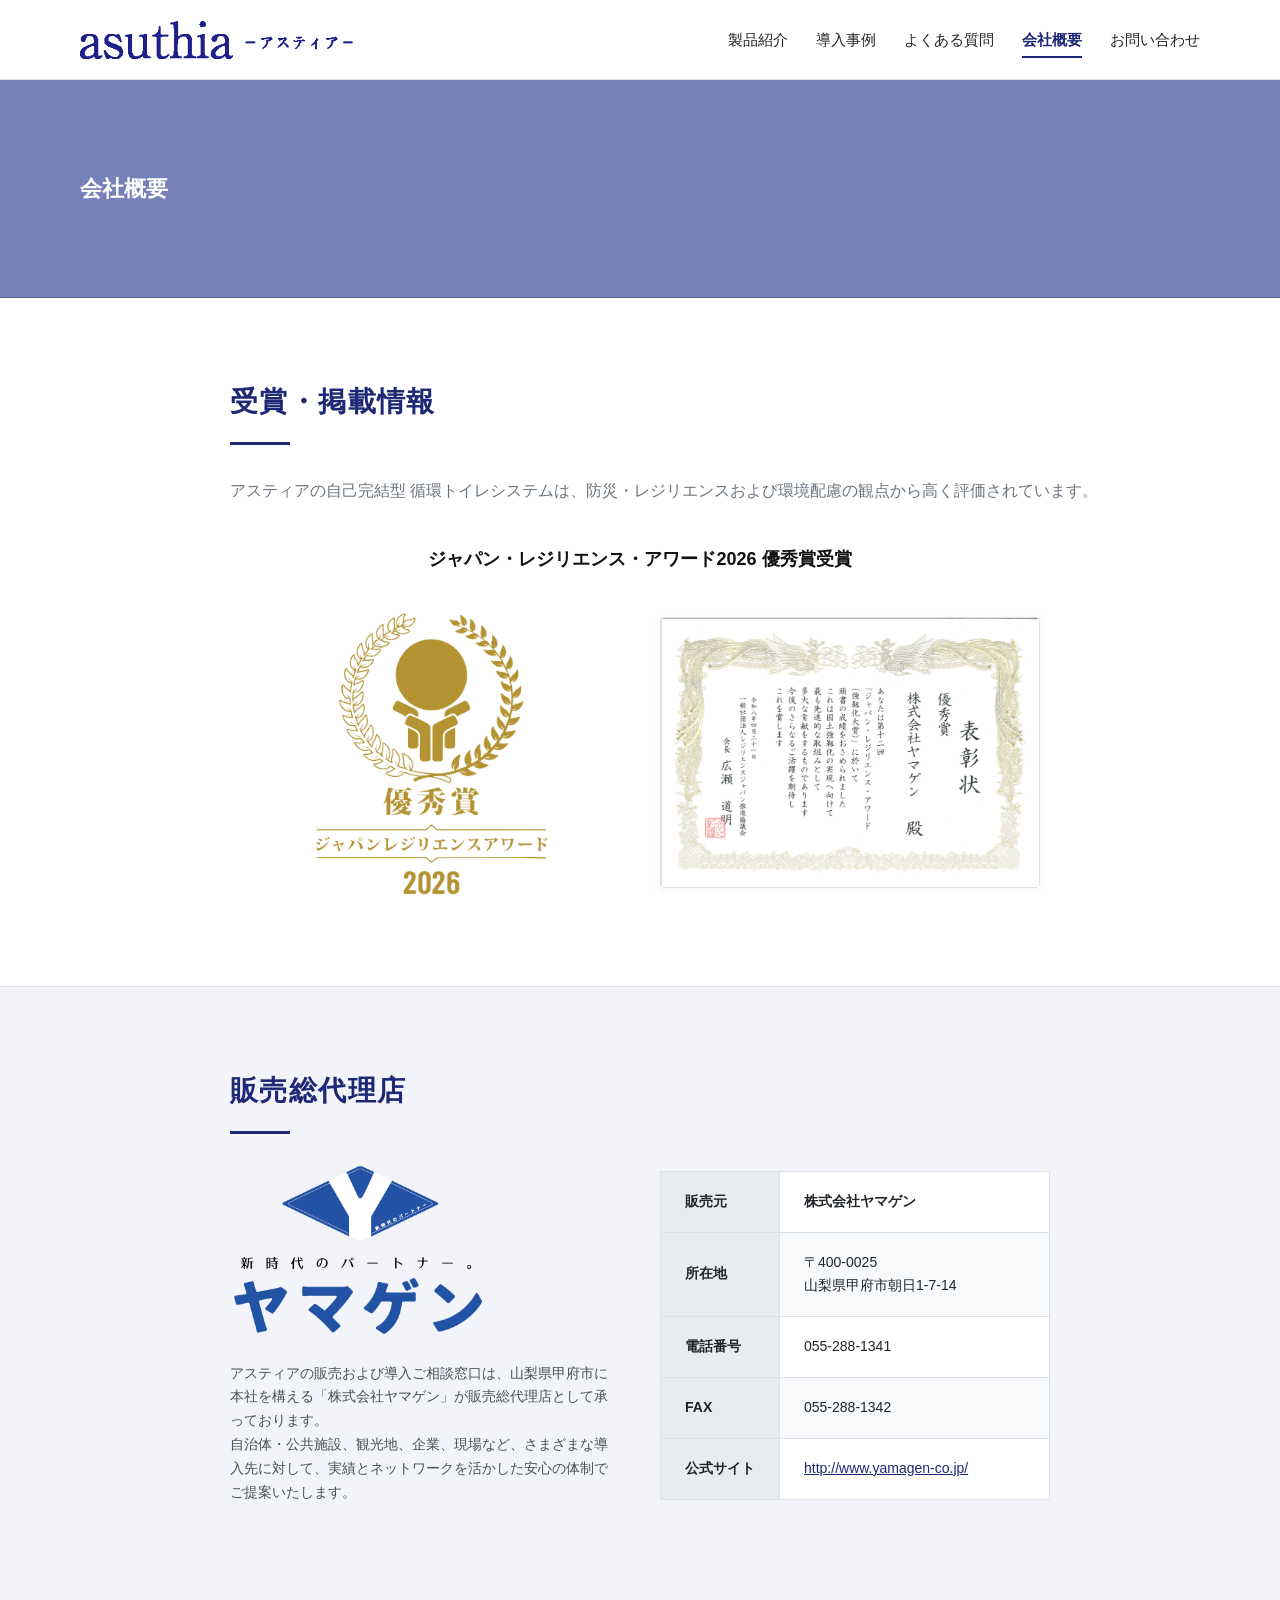
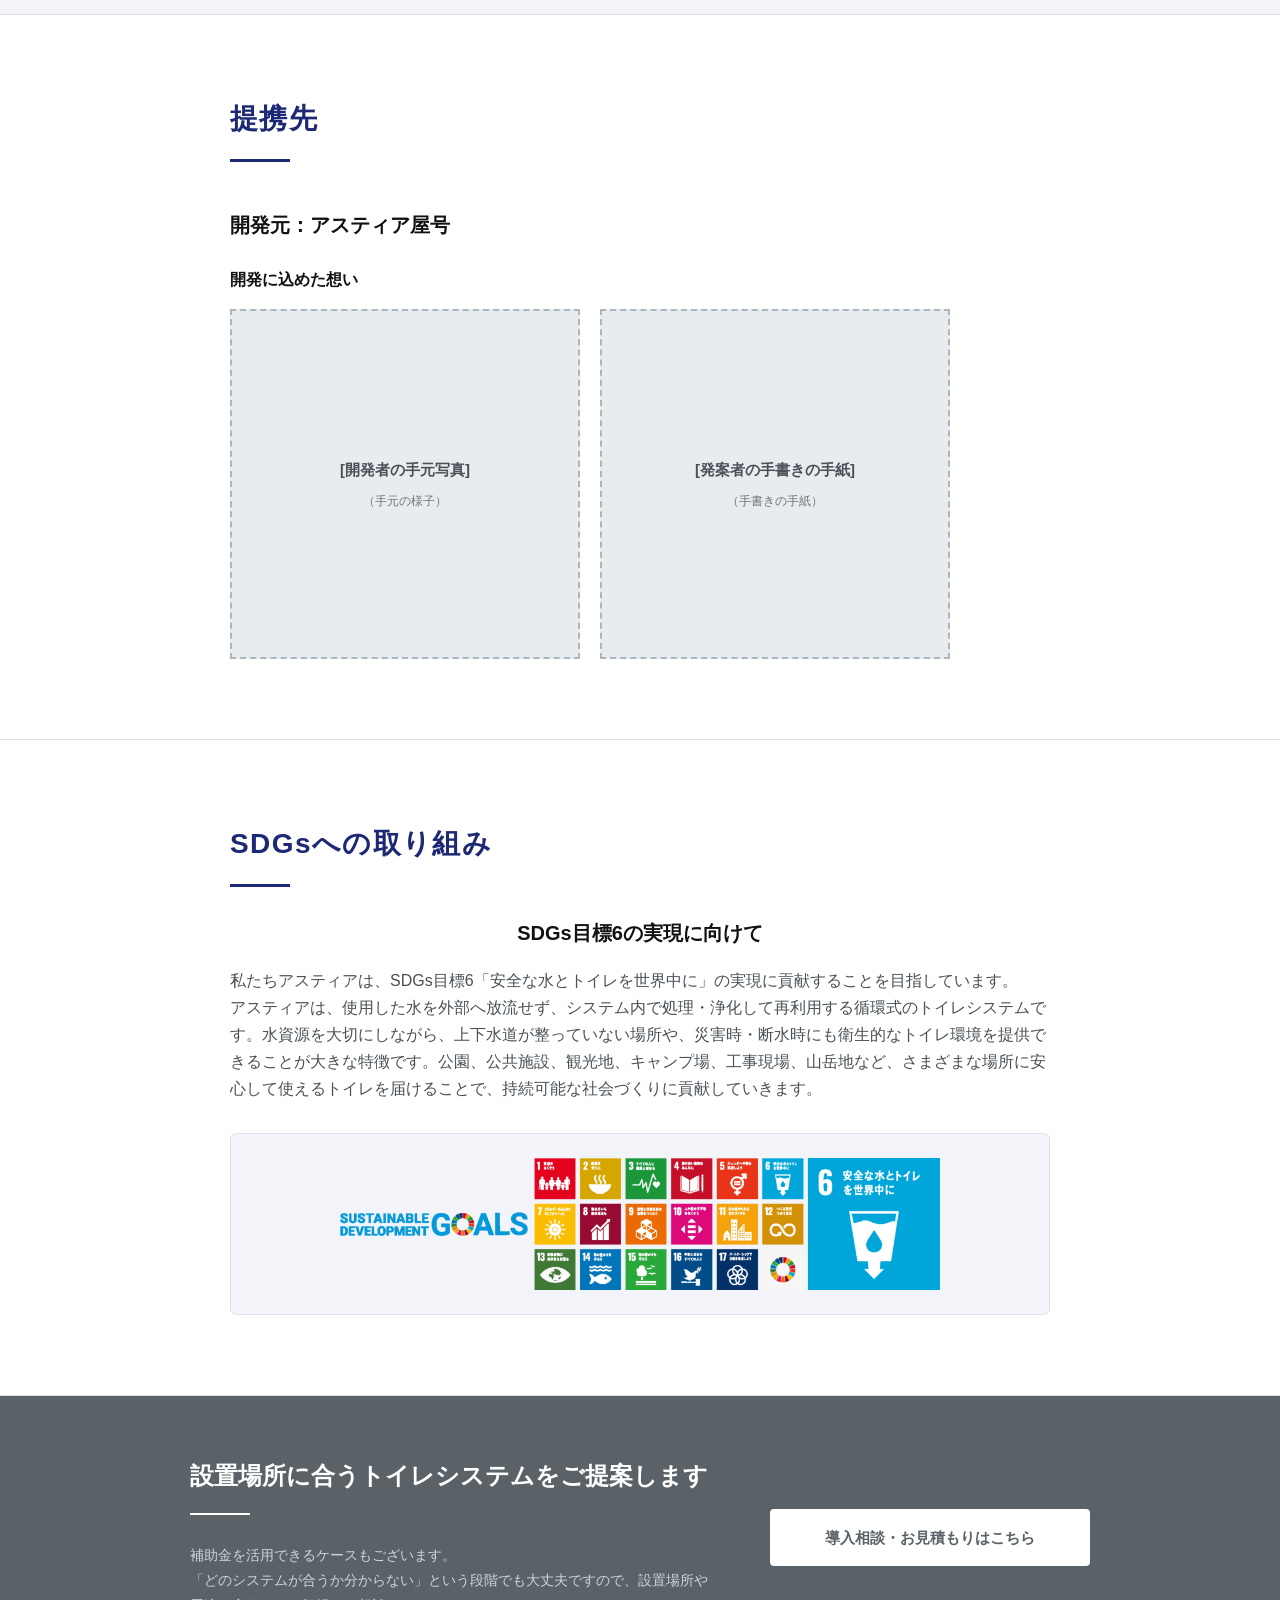
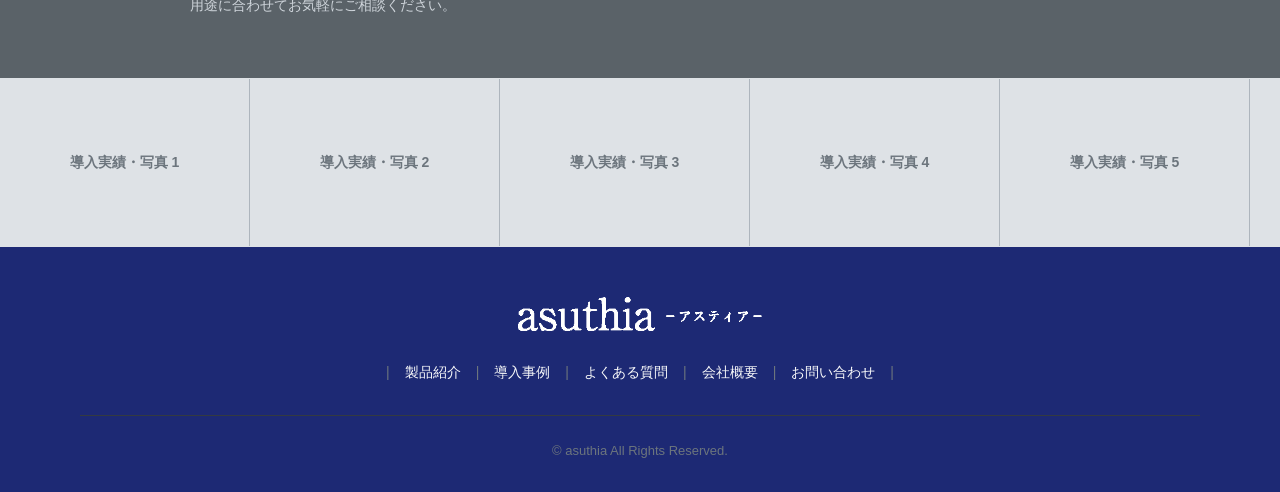
<file: company.html>
<!DOCTYPE html>
<html lang="ja">
<head>
  <meta charset="UTF-8">
  <meta name="viewport" content="width=device-width, initial-scale=1.0">
  <title>ワイヤーフレーム：会社概要 | アスティア (ASTIA)</title>
  <link rel="stylesheet" href="style.css?v=3">
</head>
<body>

  <!-- 共通ヘッダー -->
  <header class="site-header">
    <div class="header-inner">
      <a href="index.html" class="site-logo">
        <img src="logo.png" alt="asuthia -アスティア-">
      </a>
      <nav class="global-nav">
        <ul>
          <li><a href="product.html">製品紹介</a></li>
          <li><a href="cases.html">導入事例</a></li>
          <li><a href="faq.html">よくある質問</a></li>
          <li><a href="company.html" class="active">会社概要</a></li>
          <li><a href="contact.html">お問い合わせ</a></li>
        </ul>
      </nav>
    </div>
  </header>

  <main>
    <!-- ページタイトルエリア -->
    <div class="page-header">
      <div class="container">
        <h1 class="page-title">会社概要</h1>
      </div>
    </div>

    <!-- 1. 受賞・掲載情報（信頼性向上のため上部に移動） -->
    <section class="section">
      <div class="container" style="max-width: 900px;">
        <h2 class="section-title">受賞・掲載情報</h2>
        <p class="lead-text" style="max-width: none; white-space: nowrap; margin-bottom: 40px;">
          アスティアの自己完結型 循環トイレシステムは、防災・レジリエンスおよび環境配慮の観点から高く評価されています。
        </p>
        
        <div style="margin-bottom: 0; text-align: center;">
          <!-- 小見出し -->
          <h3 style="font-size: 18px; font-weight: bold; margin-bottom: 24px; color: var(--color-black);">
            ジャパン・レジリエンス・アワード2026 優秀賞受賞
          </h3>
          
          <!-- ロゴ画像と賞状画像の横並び配置（外枠なし・大きく表示） -->
          <div class="grid-2" style="gap: 40px; max-width: 800px; margin: 0 auto; align-items: center;">
            <!-- ロゴ画像 -->
            <div style="text-align: center;">
              <img src="resilience-award.png" alt="ジャパン・レジリエンス・アワード2026 優秀賞受賞ロゴ" style="width: 100%; max-width: 280px; height: auto; display: block; margin: 0 auto;">
            </div>
            <!-- 賞状画像 -->
            <div style="text-align: center;">
              <img src="resilience-certificate.png" alt="ジャパン・レジリエンス・アワード2026 優秀賞賞状" style="width: 100%; max-width: 440px; height: auto; display: block; margin: 0 auto; border: 1px solid var(--color-border); border-radius: 4px; box-shadow: 0 2px 8px rgba(0,0,0,0.05);">
            </div>
          </div>
        </div>
      </div>
    </section>

    <!-- 2. 販売総代理店 -->
    <section class="section bg-light">
      <div class="container" style="max-width: 900px;">
        <h2 class="section-title">販売総代理店</h2>
        <div class="grid-2" style="gap: 40px; align-items: center; margin-bottom: 30px;">
          <div>
            <div style="max-width: 260px; margin-bottom: 16px;">
              <img src="yamagen-logo.png" alt="株式会社ヤマゲン ロゴ" style="width: 100%; height: auto; display: block;">
            </div>
            <p style="color: #495057; line-height: 1.7; font-size: 14px; margin: 0;">
              アスティアの販売および導入ご相談窓口は、山梨県甲府市に本社を構える「株式会社ヤマゲン」が販売総代理店として承っております。<br>
              自治体・公共施設、観光地、企業、現場など、さまざまな導入先に対して、実績とネットワークを活かした安心の体制でご提案いたします。
            </p>
          </div>
          <div>
            <table class="custom-table info-table" style="background: #fff; margin: 0; font-size: 14px;">
              <tbody>
                <tr><th style="width: 30%;">販売元</th><td style="font-weight: bold;">株式会社ヤマゲン</td></tr>
                <tr><th>所在地</th><td>〒400-0025<br>山梨県甲府市朝日1-7-14</td></tr>
                <tr><th>電話番号</th><td>055-288-1341</td></tr>
                <tr><th>FAX</th><td>055-288-1342</td></tr>
                <tr><th>公式サイト</th><td><a href="http://www.yamagen-co.jp/" target="_blank" style="color: var(--color-primary); text-decoration: underline;">http://www.yamagen-co.jp/</a></td></tr>
              </tbody>
            </table>
          </div>
        </div>
      </div>
    </section>

    <!-- 3. 提携先セクション -->
    <section class="section">
      <div class="container" style="max-width: 900px;">
        <h2 class="section-title">提携先</h2>
        <div style="margin-top: 30px;">
          <h3 style="font-size: 20px; font-weight: bold; margin-bottom: 24px; color: var(--color-black);">開発元：アスティア屋号</h3>
          
          <div style="text-align: left;">
            <h4 style="font-size: 16px; font-weight: 700; color: var(--color-black); margin-bottom: 16px;">開発に込めた想い</h4>
            <div style="display: grid; grid-template-columns: repeat(auto-fit, minmax(280px, 1fr)); gap: 20px; max-width: 720px; margin: 0;">
              <div class="placeholder-box" style="width: 100%; aspect-ratio: 1 / 1; display: flex; flex-direction: column; justify-content: center; align-items: center; text-align: center; padding: 24px; box-sizing: border-box;">
                [開発者の手元写真]<br>
                <span class="sub-label" style="font-size: 12px; color: #6c757d; margin-top: 8px;">（手元の様子）</span>
              </div>
              <div class="placeholder-box" style="width: 100%; aspect-ratio: 1 / 1; display: flex; flex-direction: column; justify-content: center; align-items: center; text-align: center; padding: 24px; box-sizing: border-box;">
                [発案者の手書きの手紙]<br>
                <span class="sub-label" style="font-size: 12px; color: #6c757d; margin-top: 8px;">（手書きの手紙）</span>
              </div>
            </div>
          </div>
        </div>
      </div>
    </section>

    <!-- 5. SDGsへの取り組み（ページ下部へ配置） -->
    <section class="section">
      <div class="container" style="max-width: 900px;">
        <h2 class="section-title">SDGsへの取り組み</h2>
        
        <h3 style="font-size: 20px; font-weight: 700; margin-bottom: 20px; line-height: 1.4; color: var(--color-black); text-align: center;">
          SDGs目標6の実現に向けて
        </h3>
        
        <p style="color: #495057; line-height: 1.7; margin-bottom: 30px;">
          私たちアスティアは、SDGs目標6「安全な水とトイレを世界中に」の実現に貢献することを目指しています。<br>
          アスティアは、使用した水を外部へ放流せず、システム内で処理・浄化して再利用する循環式のトイレシステムです。水資源を大切にしながら、上下水道が整っていない場所や、災害時・断水時にも衛生的なトイレ環境を提供できることが大きな特徴です。公園、公共施設、観光地、キャンプ場、工事現場、山岳地など、さまざまな場所に安心して使えるトイレを届けることで、持続可能な社会づくりに貢献していきます。
        </p>

        <div style="border: 1px solid var(--color-border); border-radius: 6px; overflow: hidden; background-color: var(--color-bg-light); padding: 24px; margin-bottom: 0; text-align: center;">
          <img src="sdgs-logo.png" alt="SDGs 目標6 安全な水とトイレを世界中に" style="width: 100%; max-width: 600px; height: auto; display: block; margin: 0 auto;">
        </div>
      </div>
    </section>
  </main>

  <!-- フッター前CTAセクション -->
  <section class="footer-cta-section">
    <div class="container">
      <div class="footer-cta-inner" style="max-width: 900px; padding: 0;">
        <div class="grid-2" style="grid-template-columns: 1.6fr 1fr; gap: 40px; align-items: center; text-align: left; margin-bottom: 0;">
            <div>
              <h3 style="margin-bottom: 12px;">設置場所に合うトイレシステムをご提案します</h3>
              <p style="margin: 0; font-size: 14px;">補助金を活用できるケースもございます。<br>「どのシステムが合うか分からない」という段階でも大丈夫ですので、設置場所や用途に合わせてお気軽にご相談ください。</p>
            </div>
          <div style="text-align: right;">
            <a href="contact.html" class="btn btn-secondary" style="display: inline-block; width: 100%; max-width: 320px; text-align: center; box-sizing: border-box;">導入相談・お見積もりはこちら</a>
          </div>
        </div>
      </div>
    </div>
  </section>

  <!-- 無限スライダーセクション -->
  <section class="infinite-slider-section">
    <div class="slider-container">
      <div class="slider-track">
        <div class="slider-item">導入実績・写真 1</div>
        <div class="slider-item">導入実績・写真 2</div>
        <div class="slider-item">導入実績・写真 3</div>
        <div class="slider-item">導入実績・写真 4</div>
        <div class="slider-item">導入実績・写真 5</div>
        <div class="slider-item">導入実績・写真 6</div>
        <!-- ループ用（無限スクロール実現のために同一内容を複製） -->
        <div class="slider-item">導入実績・写真 1</div>
        <div class="slider-item">導入実績・写真 2</div>
        <div class="slider-item">導入実績・写真 3</div>
        <div class="slider-item">導入実績・写真 4</div>
        <div class="slider-item">導入実績・写真 5</div>
        <div class="slider-item">導入実績・写真 6</div>
      </div>
    </div>
  </section>

  <!-- 共通フッター -->
  <footer class="site-footer">
    <div class="container">
      <div class="footer-inner" style="display: flex; flex-direction: column; align-items: center; gap: 30px; margin-bottom: 30px;">
        <div class="footer-logo-area">
          <a href="index.html" class="footer-logo">
            <img src="logo.png" alt="asuthia -アスティア-">
          </a>
        </div>
        <div class="footer-links" style="display: flex; flex-wrap: wrap; justify-content: center; align-items: center; gap: 10px 15px; font-size: 14px; color: #6c757d;">
          <span>|</span>
          <a href="product.html" style="color: #f8f9fa;">製品紹介</a>
          <span>|</span>
          <a href="cases.html" style="color: #f8f9fa;">導入事例</a>
          <span>|</span>
          <a href="faq.html" style="color: #f8f9fa;">よくある質問</a>
          <span>|</span>
          <a href="company.html" style="color: #f8f9fa;">会社概要</a>
          <span>|</span>
          <a href="contact.html" style="color: #f8f9fa;">お問い合わせ</a>
          <span>|</span>
        </div>
      </div>
      <div class="copyright" style="text-align: center;">
        &copy; asuthia All Rights Reserved.
      </div>
    </div>
  </footer>

  <script src="script.js"></script>
</body>
</html>
</file>
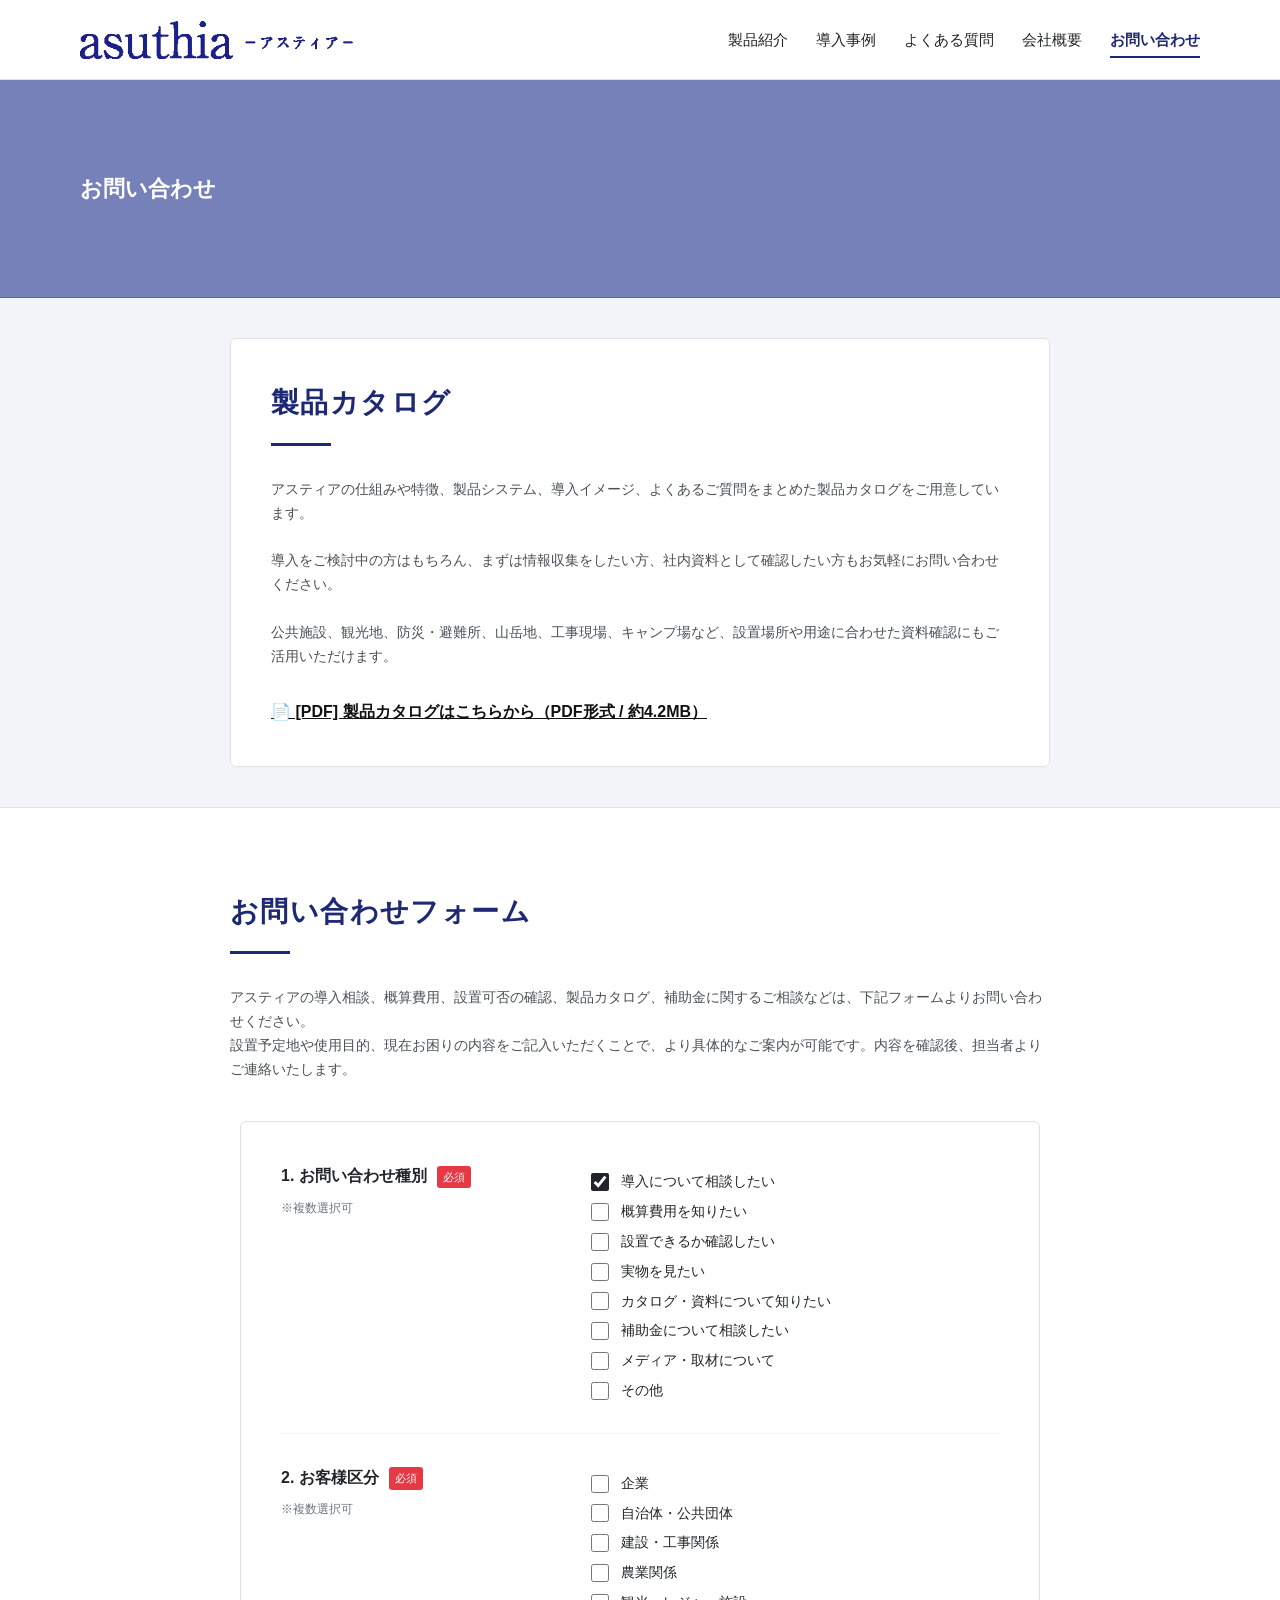
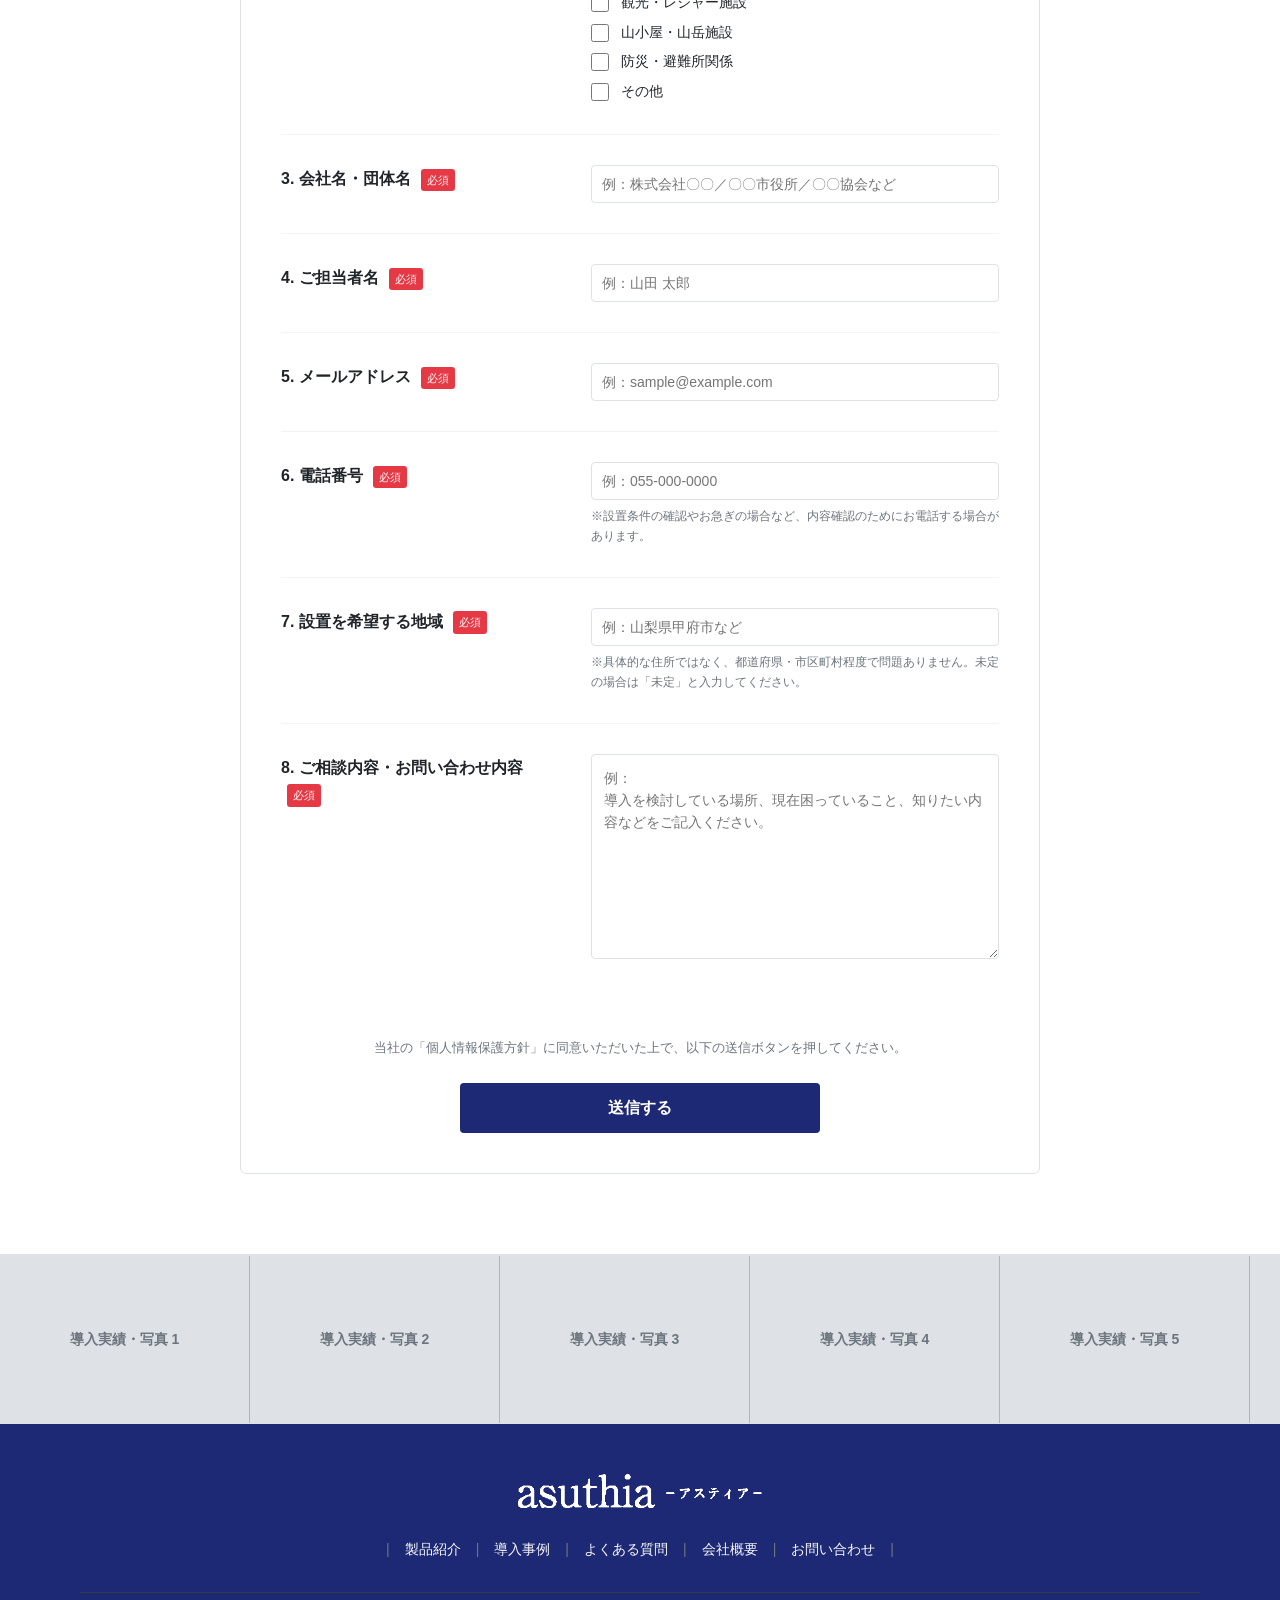
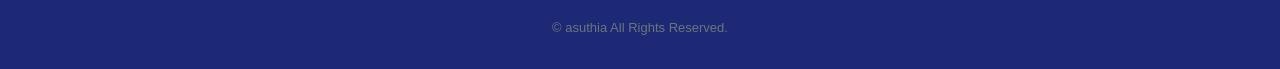
<file: contact.html>
<!DOCTYPE html>
<html lang="ja">
<head>
  <meta charset="UTF-8">
  <meta name="viewport" content="width=device-width, initial-scale=1.0">
  <title>ワイヤーフレーム：お問い合わせ | アスティア (ASTIA)</title>
  <link rel="stylesheet" href="style.css?v=3">
</head>
<body>

  <!-- 共通ヘッダー -->
  <header class="site-header">
    <div class="header-inner">
      <a href="index.html" class="site-logo">
        <img src="logo.png" alt="asuthia -アスティア-">
      </a>
      <nav class="global-nav">
        <ul>
          <li><a href="product.html">製品紹介</a></li>
          <li><a href="cases.html">導入事例</a></li>
          <li><a href="faq.html">よくある質問</a></li>
          <li><a href="company.html">会社概要</a></li>
          <li><a href="contact.html" class="active">お問い合わせ</a></li>
        </ul>
      </nav>
    </div>
  </header>

  <main>
    <!-- 6-1. ページタイトルエリア -->
    <div class="page-header">
      <div class="container">
        <h1 class="page-title">お問い合わせ</h1>
      </div>
    </div>

    <!-- 6-1. 製品カタログはこちらから -->
    <section class="section bg-light" style="padding: 40px 0;">
      <div class="container" style="max-width: 900px;">
        <div class="cta-banner" style="margin: 0; background-color: #fff; border: 1px solid var(--color-border); border-radius: 6px; padding: 40px; text-align: left;">
          <h2 class="section-title" style="text-align: left; margin-bottom: 16px;">製品カタログ</h2>
          <p style="color: #495057; line-height: 1.7; margin-bottom: 30px; font-size: 14px; text-align: left; max-width: 800px; margin-left: 0; margin-right: auto;">アスティアの仕組みや特徴、製品システム、導入イメージ、よくあるご質問をまとめた製品カタログをご用意しています。<br><br>導入をご検討中の方はもちろん、まずは情報収集をしたい方、社内資料として確認したい方もお気軽にお問い合わせください。<br><br>公共施設、観光地、防災・避難所、山岳地、工事現場、キャンプ場など、設置場所や用途に合わせた資料確認にもご活用いただけます。</p>
          <div style="margin-bottom: 0; text-align: left;">
            <a href="catalog.pdf" target="_blank" style="text-decoration: underline; font-weight: bold; color: var(--color-black); display: inline-flex; align-items: center; gap: 8px; font-size: 16px;">
              📄 [PDF] 製品カタログはこちらから（PDF形式 / 約4.2MB）
            </a>
          </div>
        </div>
      </div>
    </section>

    <!-- 6-2. お問い合わせフォーム -->
    <section id="form-area" class="section">
      <div class="container" style="max-width: 900px;">
        <h2 class="section-title">お問い合わせフォーム</h2>
        <p style="color: #495057; line-height: 1.7; margin-bottom: 40px; font-size: 14px;">
          アスティアの導入相談、概算費用、設置可否の確認、製品カタログ、補助金に関するご相談などは、下記フォームよりお問い合わせください。<br>
          設置予定地や使用目的、現在お困りの内容をご記入いただくことで、より具体的なご案内が可能です。内容を確認後、担当者よりご連絡いたします。
        </p>

        <div class="form-container" style="background: #fff; border: 1px solid var(--color-border); border-radius: 6px; padding: 40px;">
          <form id="wireframe-form">

            <!-- 1. お問い合わせ種別【必須】 -->
            <div class="form-group" style="display: grid; grid-template-columns: 280px 1fr; gap: 30px; margin-bottom: 30px; padding-bottom: 30px; border-bottom: 1px solid #f1f3f5; align-items: start;">
              <div>
                <label class="form-label" style="font-weight: bold; display: block; margin-bottom: 8px;">
                  1. お問い合わせ種別 <span class="badge-req" style="background: #e63946; color: #fff; font-size: 11px; padding: 2px 6px; border-radius: 3px; margin-left: 6px;">必須</span>
                </label>
                <p class="form-note" style="font-size: 12px; color: #6c757d; margin-top: 0; margin-bottom: 0;">※複数選択可</p>
              </div>
              <div class="form-check-group">
                <label class="form-check-label" style="font-size: 14px; cursor: pointer;"><input type="checkbox" name="type" class="form-check-input" checked> 導入について相談したい</label>
                <label class="form-check-label" style="font-size: 14px; cursor: pointer;"><input type="checkbox" name="type" class="form-check-input"> 概算費用を知りたい</label>
                <label class="form-check-label" style="font-size: 14px; cursor: pointer;"><input type="checkbox" name="type" class="form-check-input"> 設置できるか確認したい</label>
                <label class="form-check-label" style="font-size: 14px; cursor: pointer;"><input type="checkbox" name="type" class="form-check-input"> 実物を見たい</label>
                <label class="form-check-label" style="font-size: 14px; cursor: pointer;"><input type="checkbox" name="type" class="form-check-input"> カタログ・資料について知りたい</label>
                <label class="form-check-label" style="font-size: 14px; cursor: pointer;"><input type="checkbox" name="type" class="form-check-input"> 補助金について相談したい</label>
                <label class="form-check-label" style="font-size: 14px; cursor: pointer;"><input type="checkbox" name="type" class="form-check-input"> メディア・取材について</label>
                <label class="form-check-label" style="font-size: 14px; cursor: pointer;"><input type="checkbox" name="type" class="form-check-input"> その他</label>
              </div>
            </div>

            <!-- 2. お客様区分【必須】 -->
            <div class="form-group" style="display: grid; grid-template-columns: 280px 1fr; gap: 30px; margin-bottom: 30px; padding-bottom: 30px; border-bottom: 1px solid #f1f3f5; align-items: start;">
              <div>
                <label class="form-label" style="font-weight: bold; display: block; margin-bottom: 8px;">
                  2. お客様区分 <span class="badge-req" style="background: #e63946; color: #fff; font-size: 11px; padding: 2px 6px; border-radius: 3px; margin-left: 6px;">必須</span>
                </label>
                <p class="form-note" style="font-size: 12px; color: #6c757d; margin-top: 0; margin-bottom: 0;">※複数選択可</p>
              </div>
              <div class="form-check-group">
                <label class="form-check-label" style="font-size: 14px; cursor: pointer;"><input type="checkbox" name="category" class="form-check-input"> 企業</label>
                <label class="form-check-label" style="font-size: 14px; cursor: pointer;"><input type="checkbox" name="category" class="form-check-input"> 自治体・公共団体</label>
                <label class="form-check-label" style="font-size: 14px; cursor: pointer;"><input type="checkbox" name="category" class="form-check-input"> 建設・工事関係</label>
                <label class="form-check-label" style="font-size: 14px; cursor: pointer;"><input type="checkbox" name="category" class="form-check-input"> 農業関係</label>
                <label class="form-check-label" style="font-size: 14px; cursor: pointer;"><input type="checkbox" name="category" class="form-check-input"> 観光・レジャー施設</label>
                <label class="form-check-label" style="font-size: 14px; cursor: pointer;"><input type="checkbox" name="category" class="form-check-input"> 山小屋・山岳施設</label>
                <label class="form-check-label" style="font-size: 14px; cursor: pointer;"><input type="checkbox" name="category" class="form-check-input"> 防災・避難所関係</label>
                <label class="form-check-label" style="font-size: 14px; cursor: pointer;"><input type="checkbox" name="category" class="form-check-input"> その他</label>
              </div>
            </div>

            <!-- 3. 会社名・団体名【必須】 -->
            <div class="form-group" style="display: grid; grid-template-columns: 280px 1fr; gap: 30px; margin-bottom: 30px; padding-bottom: 30px; border-bottom: 1px solid #f1f3f5; align-items: start;">
              <div>
                <label class="form-label" style="font-weight: bold; display: block; margin-bottom: 8px;">
                  3. 会社名・団体名 <span class="badge-req" style="background: #e63946; color: #fff; font-size: 11px; padding: 2px 6px; border-radius: 3px; margin-left: 6px;">必須</span>
                </label>
              </div>
              <div>
                <input type="text" class="form-control" placeholder="例：株式会社〇〇／〇〇市役所／〇〇協会など" required style="width: 100%; padding: 10px; border: 1px solid var(--color-border); border-radius: 4px; box-sizing: border-box; font-size: 14px;">
              </div>
            </div>

            <!-- 4. ご担当者名【必須】 -->
            <div class="form-group" style="display: grid; grid-template-columns: 280px 1fr; gap: 30px; margin-bottom: 30px; padding-bottom: 30px; border-bottom: 1px solid #f1f3f5; align-items: start;">
              <div>
                <label class="form-label" style="font-weight: bold; display: block; margin-bottom: 8px;">
                  4. ご担当者名 <span class="badge-req" style="background: #e63946; color: #fff; font-size: 11px; padding: 2px 6px; border-radius: 3px; margin-left: 6px;">必須</span>
                </label>
              </div>
              <div>
                <input type="text" class="form-control" placeholder="例：山田 太郎" required style="width: 100%; padding: 10px; border: 1px solid var(--color-border); border-radius: 4px; box-sizing: border-box; font-size: 14px;">
              </div>
            </div>

            <!-- 5. メールアドレス【必須】 -->
            <div class="form-group" style="display: grid; grid-template-columns: 280px 1fr; gap: 30px; margin-bottom: 30px; padding-bottom: 30px; border-bottom: 1px solid #f1f3f5; align-items: start;">
              <div>
                <label class="form-label" style="font-weight: bold; display: block; margin-bottom: 8px;">
                  5. メールアドレス <span class="badge-req" style="background: #e63946; color: #fff; font-size: 11px; padding: 2px 6px; border-radius: 3px; margin-left: 6px;">必須</span>
                </label>
              </div>
              <div>
                <input type="email" class="form-control" placeholder="例：sample@example.com" required style="width: 100%; padding: 10px; border: 1px solid var(--color-border); border-radius: 4px; box-sizing: border-box; font-size: 14px;">
              </div>
            </div>

            <!-- 6. 電話番号【必須】 -->
            <div class="form-group" style="display: grid; grid-template-columns: 280px 1fr; gap: 30px; margin-bottom: 30px; padding-bottom: 30px; border-bottom: 1px solid #f1f3f5; align-items: start;">
              <div>
                <label class="form-label" style="font-weight: bold; display: block; margin-bottom: 8px;">
                  6. 電話番号 <span class="badge-req" style="background: #e63946; color: #fff; font-size: 11px; padding: 2px 6px; border-radius: 3px; margin-left: 6px;">必須</span>
                </label>
              </div>
              <div>
                <input type="tel" class="form-control" placeholder="例：055-000-0000" required style="width: 100%; padding: 10px; border: 1px solid var(--color-border); border-radius: 4px; box-sizing: border-box; font-size: 14px;">
                <p class="form-note" style="font-size: 12px; color: #6c757d; margin-top: 6px; margin-bottom: 0;">※設置条件の確認やお急ぎの場合など、内容確認のためにお電話する場合があります。</p>
              </div>
            </div>

            <!-- 7. 設置を希望する地域【必須】 -->
            <div class="form-group" style="display: grid; grid-template-columns: 280px 1fr; gap: 30px; margin-bottom: 30px; padding-bottom: 30px; border-bottom: 1px solid #f1f3f5; align-items: start;">
              <div>
                <label class="form-label" style="font-weight: bold; display: block; margin-bottom: 8px;">
                  7. 設置を希望する地域 <span class="badge-req" style="background: #e63946; color: #fff; font-size: 11px; padding: 2px 6px; border-radius: 3px; margin-left: 6px;">必須</span>
                </label>
              </div>
              <div>
                <input type="text" class="form-control" placeholder="例：山梨県甲府市など" required style="width: 100%; padding: 10px; border: 1px solid var(--color-border); border-radius: 4px; box-sizing: border-box; font-size: 14px;">
                <p class="form-note" style="font-size: 12px; color: #6c757d; margin-top: 6px; margin-bottom: 0;">※具体的な住所ではなく、都道府県・市区町村程度で問題ありません。未定の場合は「未定」と入力してください。</p>
              </div>
            </div>

            <!-- 8. ご相談内容・お問い合わせ内容【必須】 -->
            <div class="form-group" style="display: grid; grid-template-columns: 280px 1fr; gap: 30px; margin-bottom: 30px; border-bottom: none; align-items: start;">
              <div>
                <label class="form-label" style="font-weight: bold; display: block; margin-bottom: 8px;">
                  8. ご相談内容・お問い合わせ内容 <span class="badge-req" style="background: #e63946; color: #fff; font-size: 11px; padding: 2px 6px; border-radius: 3px; margin-left: 6px;">必須</span>
                </label>
              </div>
              <div>
                <textarea class="form-control" rows="8" placeholder="例：&#13;&#10;導入を検討している場所、現在困っていること、知りたい内容などをご記入ください。" required style="width: 100%; padding: 12px; border: 1px solid var(--color-border); border-radius: 4px; box-sizing: border-box; font-size: 14px; line-height: 1.6;"></textarea>
              </div>
            </div>

            <!-- 10. 送信ボタン -->
            <div style="text-align: center; margin-top: 40px;">
              <p style="font-size: 13px; color: #6c757d; margin-bottom: 24px;">
                当社の「個人情報保護方針」に同意いただいた上で、以下の送信ボタンを押してください。
              </p>
              <button type="submit" class="btn btn-primary btn-lg" style="width: 100%; max-width: 360px; height: 50px; cursor: pointer;">送信する</button>
            </div>

          </form>
        </div>
      </div>
    </section>
  <!-- 無限スライダーセクション -->
  <section class="infinite-slider-section">
    <div class="slider-container">
      <div class="slider-track">
        <div class="slider-item">導入実績・写真 1</div>
        <div class="slider-item">導入実績・写真 2</div>
        <div class="slider-item">導入実績・写真 3</div>
        <div class="slider-item">導入実績・写真 4</div>
        <div class="slider-item">導入実績・写真 5</div>
        <div class="slider-item">導入実績・写真 6</div>
        <!-- ループ用（無限スクロール実現のために同一内容を複製） -->
        <div class="slider-item">導入実績・写真 1</div>
        <div class="slider-item">導入実績・写真 2</div>
        <div class="slider-item">導入実績・写真 3</div>
        <div class="slider-item">導入実績・写真 4</div>
        <div class="slider-item">導入実績・写真 5</div>
        <div class="slider-item">導入実績・写真 6</div>
      </div>
    </div>
  </section>

  </main>

  <!-- 共通フッター -->
  <footer class="site-footer">
    <div class="container">
      <div class="footer-inner" style="display: flex; flex-direction: column; align-items: center; gap: 30px; margin-bottom: 30px;">
        <div class="footer-logo-area">
          <a href="index.html" class="footer-logo">
            <img src="logo.png" alt="asuthia -アスティア-">
          </a>
        </div>
        <div class="footer-links" style="display: flex; flex-wrap: wrap; justify-content: center; align-items: center; gap: 10px 15px; font-size: 14px; color: #6c757d;">
          <span>|</span>
          <a href="product.html" style="color: #f8f9fa;">製品紹介</a>
          <span>|</span>
          <a href="cases.html" style="color: #f8f9fa;">導入事例</a>
          <span>|</span>
          <a href="faq.html" style="color: #f8f9fa;">よくある質問</a>
          <span>|</span>
          <a href="company.html" style="color: #f8f9fa;">会社概要</a>
          <span>|</span>
          <a href="contact.html" style="color: #f8f9fa;">お問い合わせ</a>
          <span>|</span>
        </div>
      </div>
      <div class="copyright" style="text-align: center;">
        &copy; asuthia All Rights Reserved.
      </div>
    </div>
  </footer>

  <script src="script.js"></script>
</body>
</html>
</file>
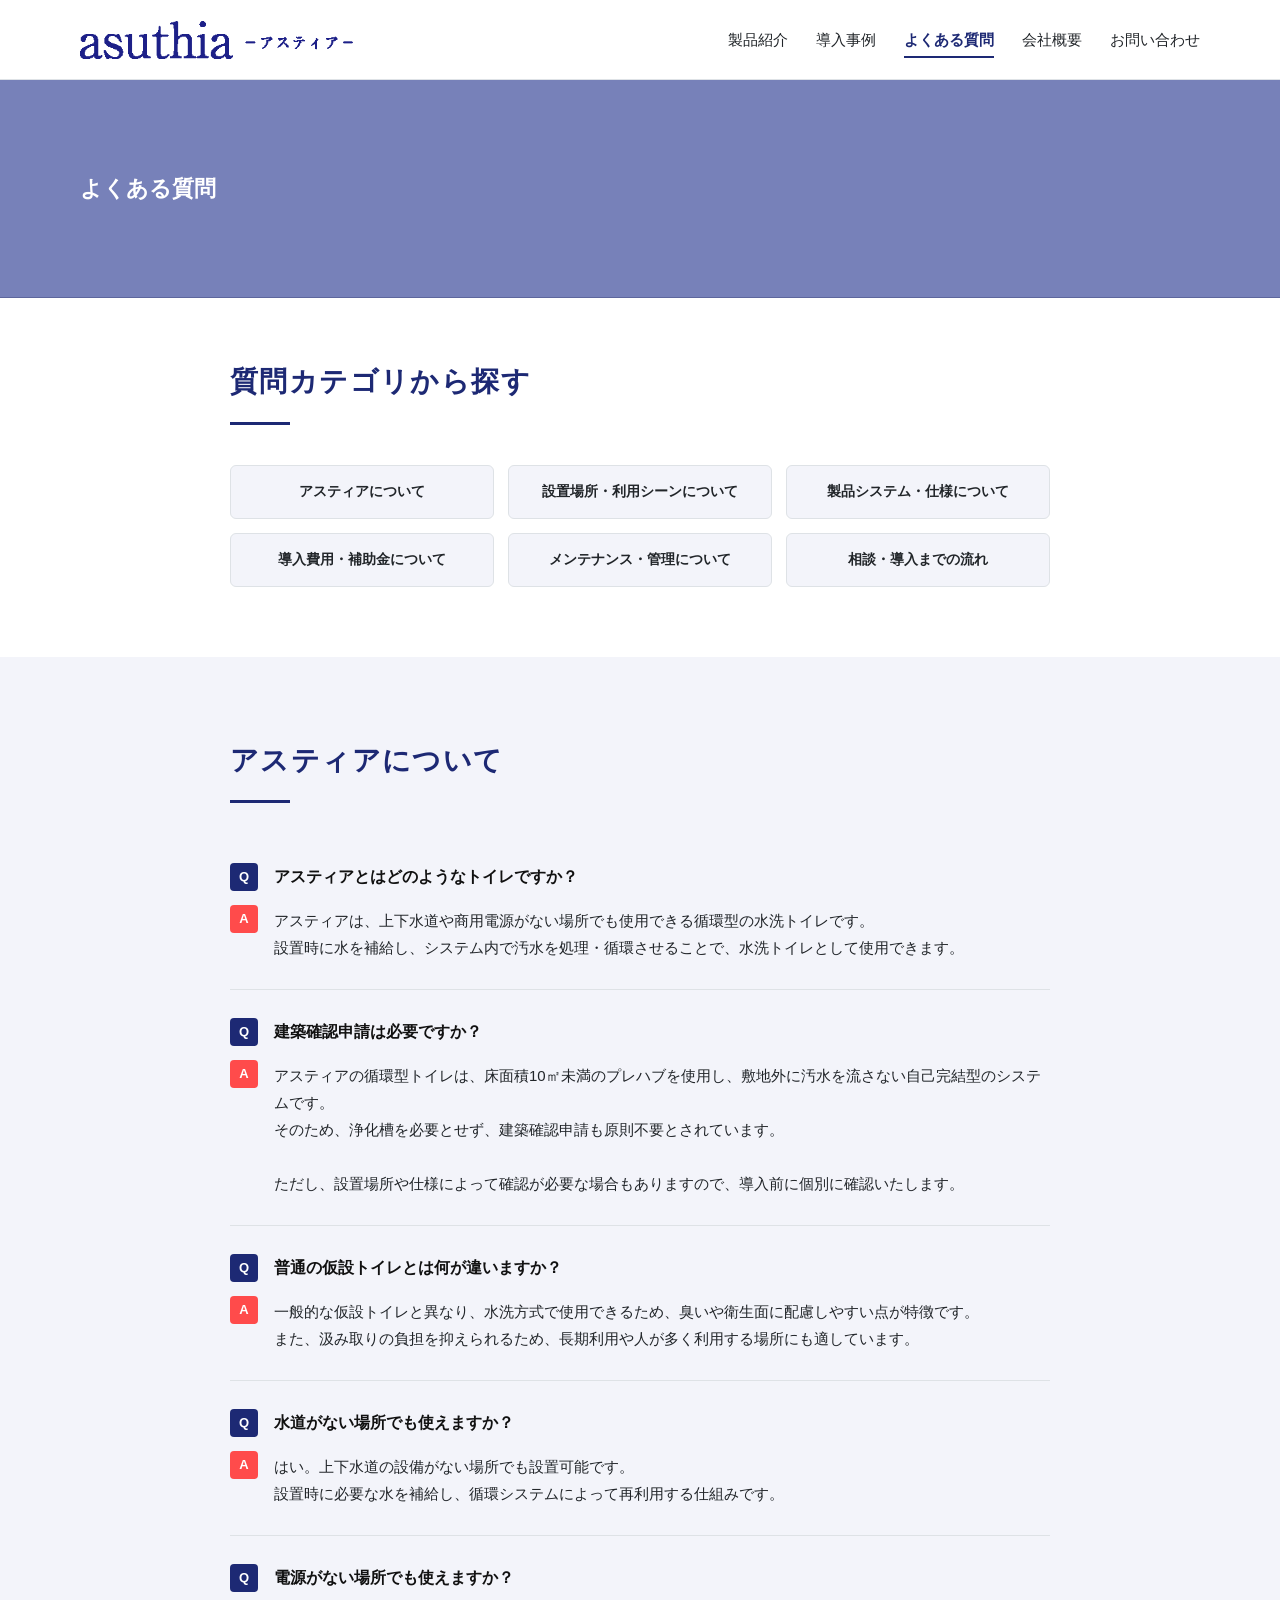
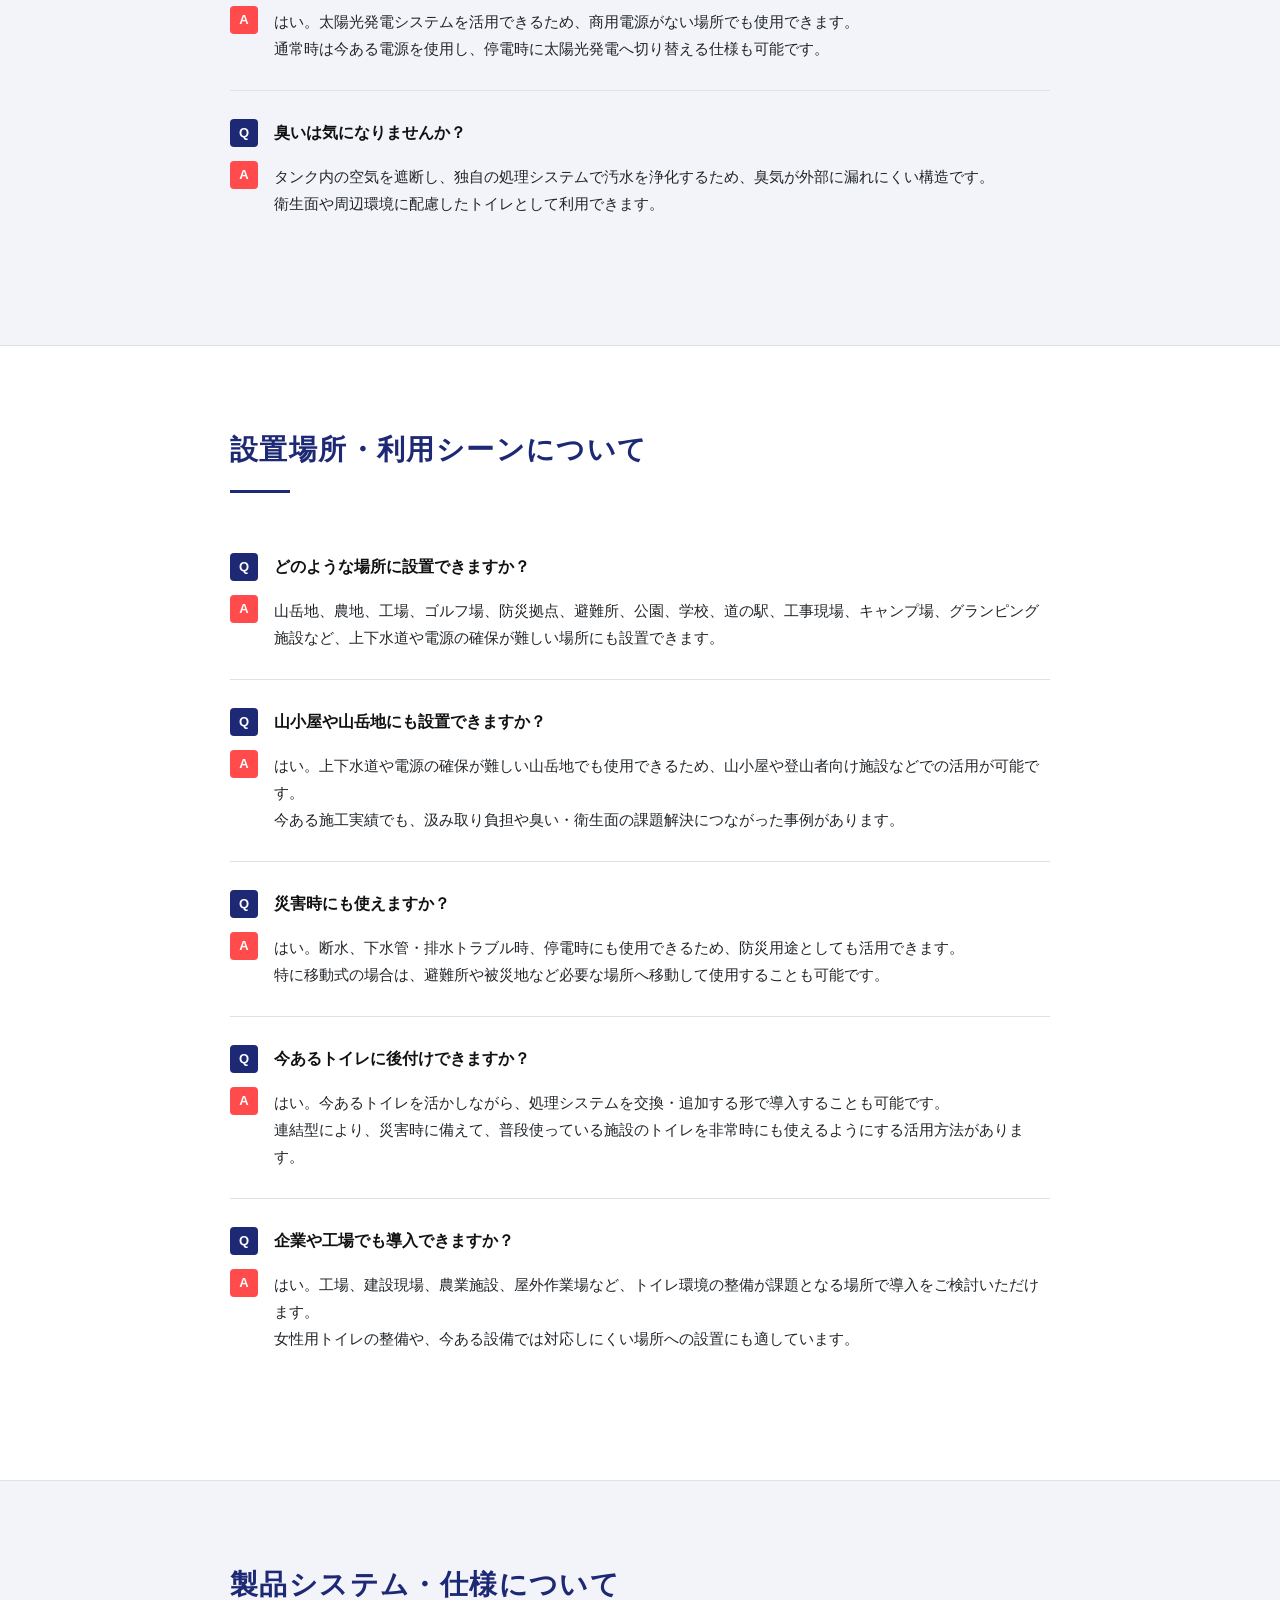
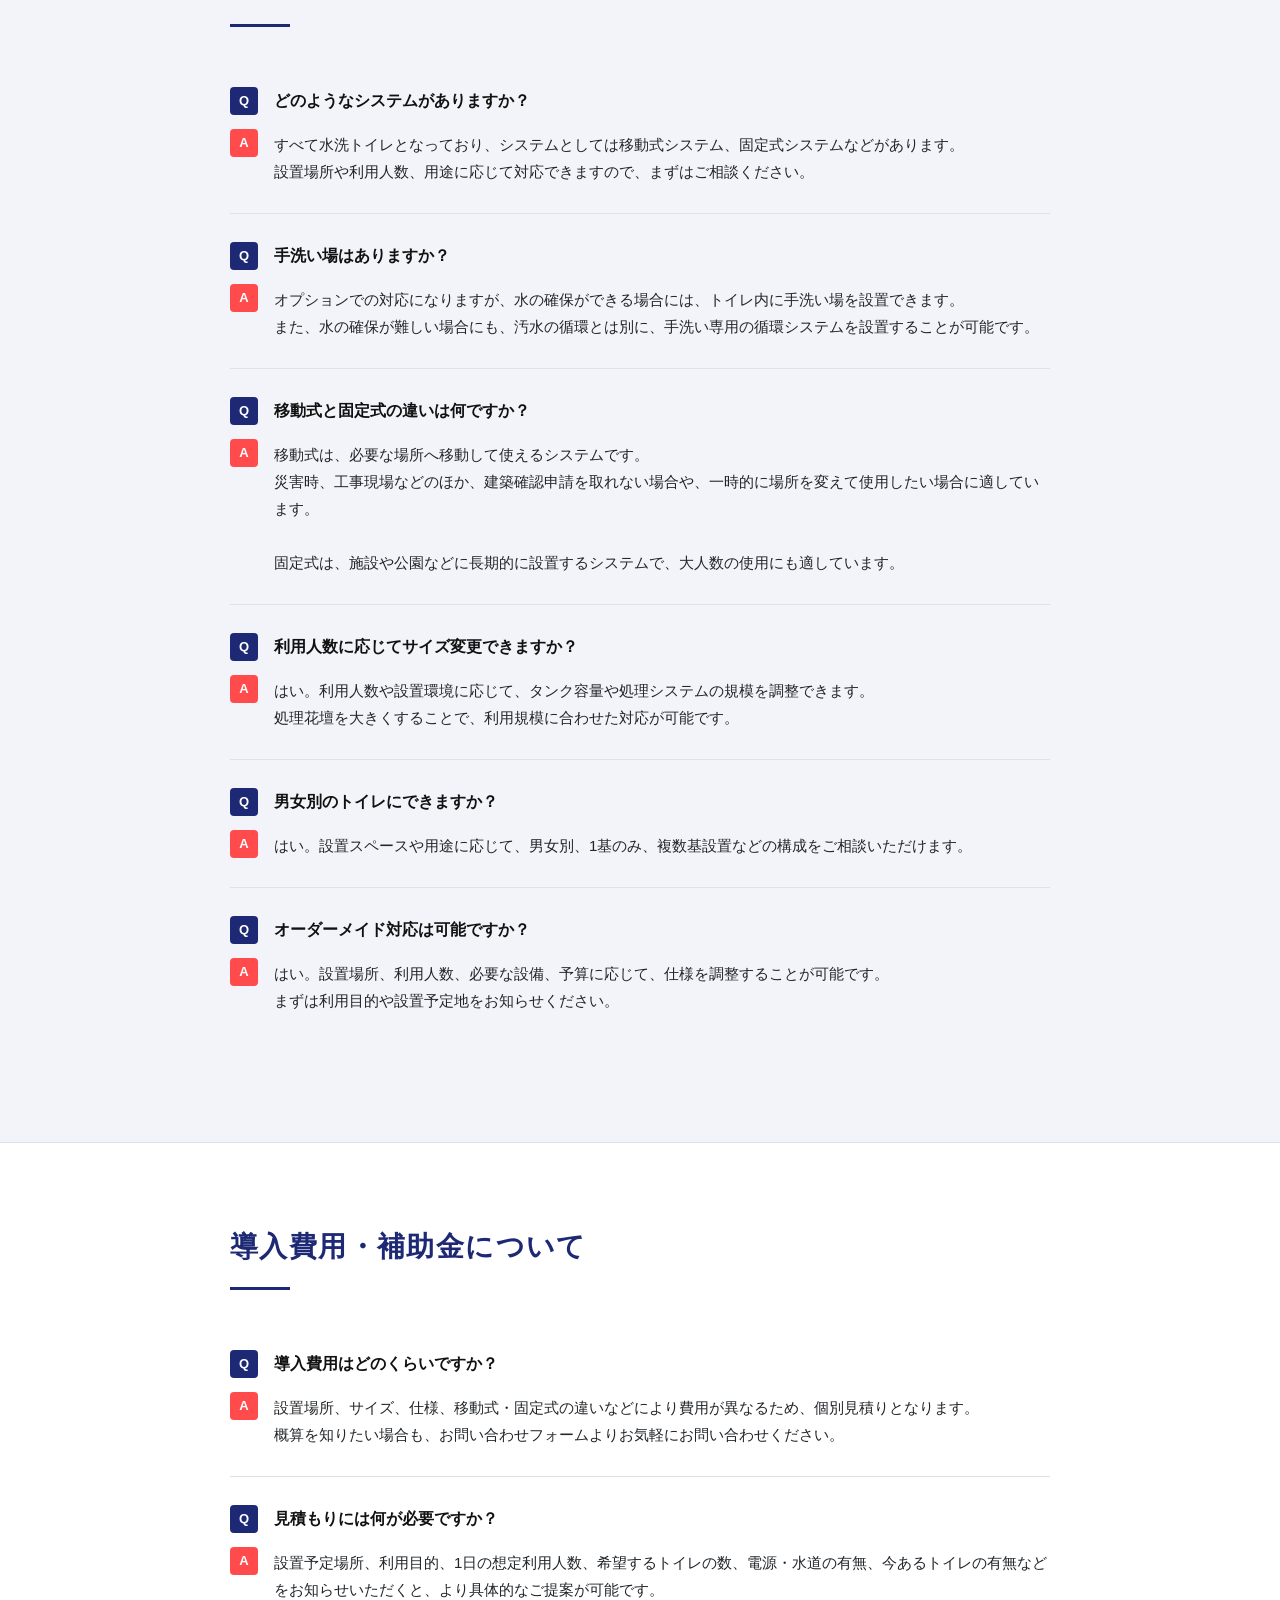
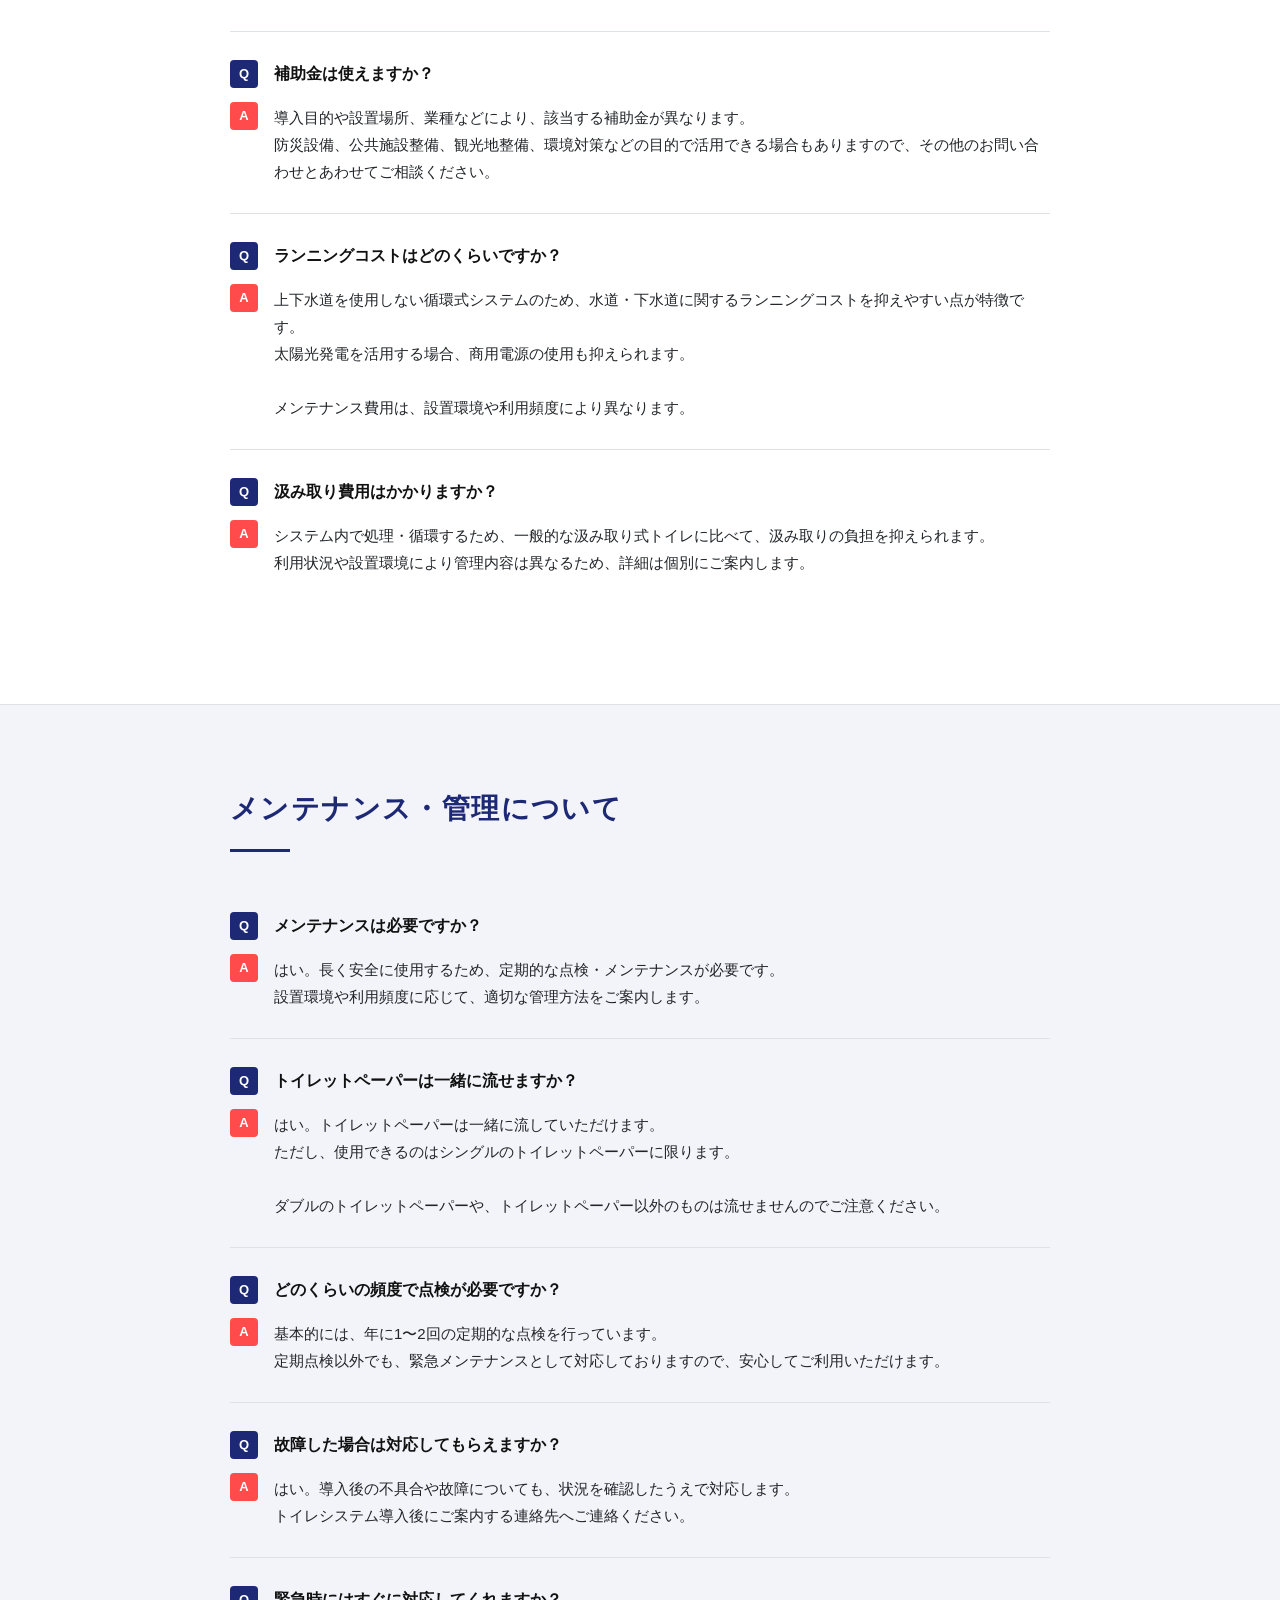
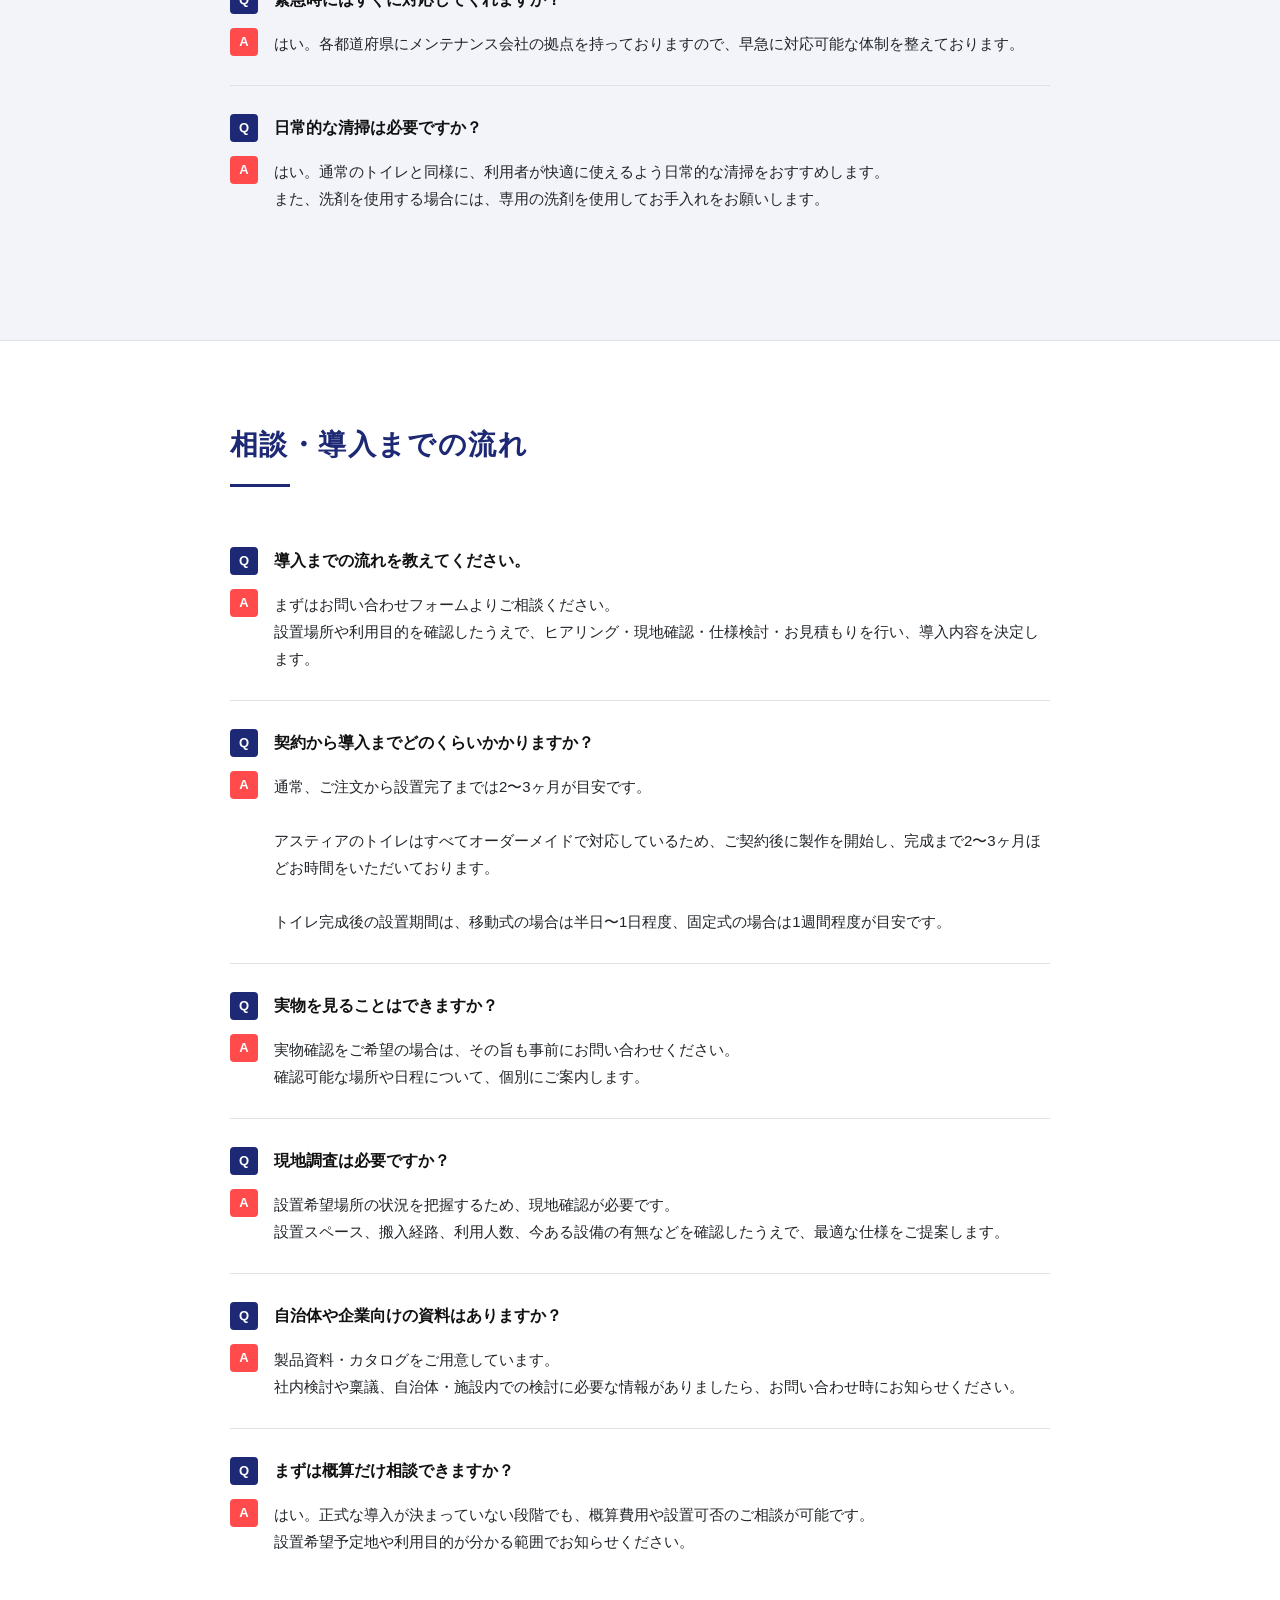
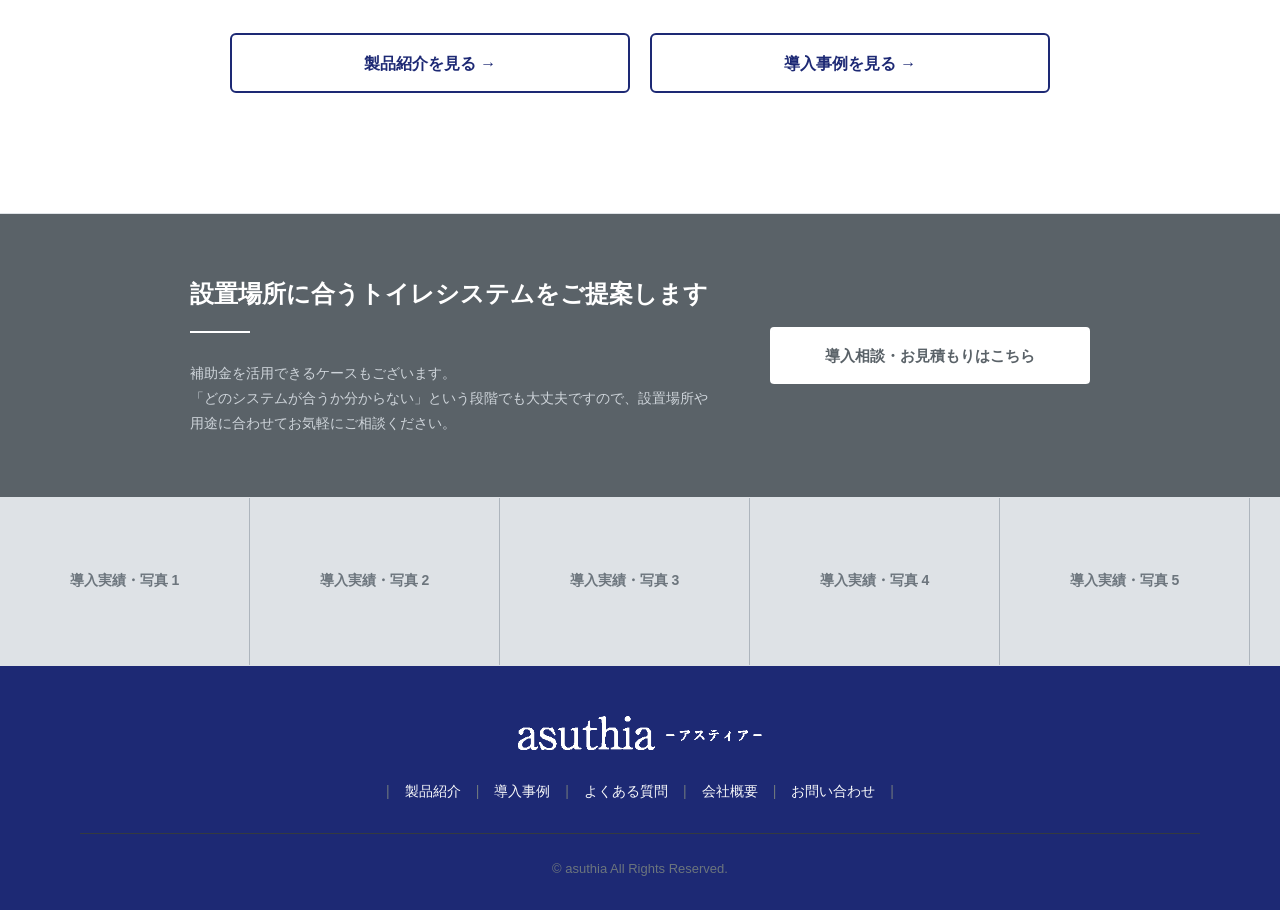
<file: faq.html>
<!DOCTYPE html>
<html lang="ja">
<head>
  <meta charset="UTF-8">
  <meta name="viewport" content="width=device-width, initial-scale=1.0">
  <title>ワイヤーフレーム：よくある質問 | アスティア (ASTIA)</title>
  <link rel="stylesheet" href="style.css?v=3">
</head>
<body>

  <!-- 共通ヘッダー -->
  <header class="site-header">
    <div class="header-inner">
      <a href="index.html" class="site-logo">
        <img src="logo.png" alt="asuthia -アスティア-">
      </a>
      <nav class="global-nav">
        <ul>
          <li><a href="product.html">製品紹介</a></li>
          <li><a href="cases.html">導入事例</a></li>
          <li><a href="faq.html" class="active">よくある質問</a></li>
          <li><a href="company.html">会社概要</a></li>
          <li><a href="contact.html">お問い合わせ</a></li>
        </ul>
      </nav>
    </div>
  </header>

  <main>
    <!-- 4-1. ページタイトルエリア -->
    <div class="page-header">
      <div class="container">
        <h1 class="page-title">よくある質問</h1>
      </div>
    </div>

    <!-- 4-2. FAQカテゴリナビ (3つ3つの2行グリッド表示) -->
    <section class="section" style="padding: 60px 0 20px; border-bottom: none;">
      <div class="container" style="max-width: 900px;">
        <h2 class="section-title" style="margin-top: 0; margin-bottom: 24px;">質問カテゴリから探す</h2>
        <div class="faq-nav">
          <a href="#faq-about">アスティアについて</a>
          <a href="#faq-scene">設置場所・利用シーンについて</a>
          <a href="#faq-spec">製品システム・仕様について</a>
          <a href="#faq-cost">導入費用・補助金について</a>
          <a href="#faq-maint">メンテナンス・管理について</a>
          <a href="#faq-flow">相談・導入までの流れ</a>
        </div>
      </div>
    </section>

    <!-- 4-3. アスティアについて -->
    <section id="faq-about" class="section bg-light">
      <div class="container" style="max-width: 900px;">
        <h2 class="section-title">アスティアについて</h2>
        <div class="faq-list">
          <div class="faq-item-static">
            <div class="faq-q-row">
              <span class="faq-icon-q">Q</span>
              <h3 class="faq-question-text">アスティアとはどのようなトイレですか？</h3>
            </div>
            <div class="faq-a-row">
              <span class="faq-icon-a">A</span>
              <p class="faq-answer-text">
                アスティアは、上下水道や商用電源がない場所でも使用できる循環型の水洗トイレです。<br>
                設置時に水を補給し、システム内で汚水を処理・循環させることで、水洗トイレとして使用できます。
              </p>
            </div>
          </div>
          <div class="faq-item-static">
            <div class="faq-q-row">
              <span class="faq-icon-q">Q</span>
              <h3 class="faq-question-text">建築確認申請は必要ですか？</h3>
            </div>
            <div class="faq-a-row">
              <span class="faq-icon-a">A</span>
              <p class="faq-answer-text">
                アスティアの循環型トイレは、床面積10㎡未満のプレハブを使用し、敷地外に汚水を流さない自己完結型のシステムです。<br>
                そのため、浄化槽を必要とせず、建築確認申請も原則不要とされています。<br><br>
                ただし、設置場所や仕様によって確認が必要な場合もありますので、導入前に個別に確認いたします。
              </p>
            </div>
          </div>
          <div class="faq-item-static">
            <div class="faq-q-row">
              <span class="faq-icon-q">Q</span>
              <h3 class="faq-question-text">普通の仮設トイレとは何が違いますか？</h3>
            </div>
            <div class="faq-a-row">
              <span class="faq-icon-a">A</span>
              <p class="faq-answer-text">
                一般的な仮設トイレと異なり、水洗方式で使用できるため、臭いや衛生面に配慮しやすい点が特徴です。<br>
                また、汲み取りの負担を抑えられるため、長期利用や人が多く利用する場所にも適しています。
              </p>
            </div>
          </div>
          <div class="faq-item-static">
            <div class="faq-q-row">
              <span class="faq-icon-q">Q</span>
              <h3 class="faq-question-text">水道がない場所でも使えますか？</h3>
            </div>
            <div class="faq-a-row">
              <span class="faq-icon-a">A</span>
              <p class="faq-answer-text">
                はい。上下水道の設備がない場所でも設置可能です。<br>
                設置時に必要な水を補給し、循環システムによって再利用する仕組みです。
              </p>
            </div>
          </div>
          <div class="faq-item-static">
            <div class="faq-q-row">
              <span class="faq-icon-q">Q</span>
              <h3 class="faq-question-text">電源がない場所でも使えますか？</h3>
            </div>
            <div class="faq-a-row">
              <span class="faq-icon-a">A</span>
              <p class="faq-answer-text">
                はい。太陽光発電システムを活用できるため、商用電源がない場所でも使用できます。<br>
                通常時は今ある電源を使用し、停電時に太陽光発電へ切り替える仕様も可能です。
              </p>
            </div>
          </div>
          <div class="faq-item-static">
            <div class="faq-q-row">
              <span class="faq-icon-q">Q</span>
              <h3 class="faq-question-text">臭いは気になりませんか？</h3>
            </div>
            <div class="faq-a-row">
              <span class="faq-icon-a">A</span>
              <p class="faq-answer-text">
                タンク内の空気を遮断し、独自の処理システムで汚水を浄化するため、臭気が外部に漏れにくい構造です。<br>
                衛生面や周辺環境に配慮したトイレとして利用できます。
              </p>
            </div>
          </div>
        </div>
      </div>
    </section>

    <!-- 4-4. 設置場所・利用シーンについて -->
    <section id="faq-scene" class="section">
      <div class="container" style="max-width: 900px;">
        <h2 class="section-title">設置場所・利用シーンについて</h2>
        <div class="faq-list">
          <div class="faq-item-static">
            <div class="faq-q-row">
              <span class="faq-icon-q">Q</span>
              <h3 class="faq-question-text">どのような場所に設置できますか？</h3>
            </div>
            <div class="faq-a-row">
              <span class="faq-icon-a">A</span>
              <p class="faq-answer-text">
                山岳地、農地、工場、ゴルフ場、防災拠点、避難所、公園、学校、道の駅、工事現場、キャンプ場、グランピング施設など、上下水道や電源の確保が難しい場所にも設置できます。
              </p>
            </div>
          </div>
          <div class="faq-item-static">
            <div class="faq-q-row">
              <span class="faq-icon-q">Q</span>
              <h3 class="faq-question-text">山小屋や山岳地にも設置できますか？</h3>
            </div>
            <div class="faq-a-row">
              <span class="faq-icon-a">A</span>
              <p class="faq-answer-text">
                はい。上下水道や電源の確保が難しい山岳地でも使用できるため、山小屋や登山者向け施設などでの活用が可能です。<br>
                今ある施工実績でも、汲み取り負担や臭い・衛生面の課題解決につながった事例があります。
              </p>
            </div>
          </div>
          <div class="faq-item-static">
            <div class="faq-q-row">
              <span class="faq-icon-q">Q</span>
              <h3 class="faq-question-text">災害時にも使えますか？</h3>
            </div>
            <div class="faq-a-row">
              <span class="faq-icon-a">A</span>
              <p class="faq-answer-text">
                はい。断水、下水管・排水トラブル時、停電時にも使用できるため、防災用途としても活用できます。<br>
                特に移動式の場合は、避難所や被災地など必要な場所へ移動して使用することも可能です。
              </p>
            </div>
          </div>
          <div class="faq-item-static">
            <div class="faq-q-row">
              <span class="faq-icon-q">Q</span>
              <h3 class="faq-question-text">今あるトイレに後付けできますか？</h3>
            </div>
            <div class="faq-a-row">
              <span class="faq-icon-a">A</span>
              <p class="faq-answer-text">
                はい。今あるトイレを活かしながら、処理システムを交換・追加する形で導入することも可能です。<br>
                連結型により、災害時に備えて、普段使っている施設のトイレを非常時にも使えるようにする活用方法があります。
              </p>
            </div>
          </div>
          <div class="faq-item-static">
            <div class="faq-q-row">
              <span class="faq-icon-q">Q</span>
              <h3 class="faq-question-text">企業や工場でも導入できますか？</h3>
            </div>
            <div class="faq-a-row">
              <span class="faq-icon-a">A</span>
              <p class="faq-answer-text">
                はい。工場、建設現場、農業施設、屋外作業場など、トイレ環境の整備が課題となる場所で導入をご検討いただけます。<br>
                女性用トイレの整備や、今ある設備では対応しにくい場所への設置にも適しています。
              </p>
            </div>
          </div>
        </div>
      </div>
    </section>

    <!-- 4-5. 製品システム・仕様について -->
    <section id="faq-spec" class="section bg-light">
      <div class="container" style="max-width: 900px;">
        <h2 class="section-title">製品システム・仕様について</h2>
        <div class="faq-list">
          <div class="faq-item-static">
            <div class="faq-q-row">
              <span class="faq-icon-q">Q</span>
              <h3 class="faq-question-text">どのようなシステムがありますか？</h3>
            </div>
            <div class="faq-a-row">
              <span class="faq-icon-a">A</span>
              <p class="faq-answer-text">
                すべて水洗トイレとなっており、システムとしては移動式システム、固定式システムなどがあります。<br>
                設置場所や利用人数、用途に応じて対応できますので、まずはご相談ください。
              </p>
            </div>
          </div>
          <div class="faq-item-static">
            <div class="faq-q-row">
              <span class="faq-icon-q">Q</span>
              <h3 class="faq-question-text">手洗い場はありますか？</h3>
            </div>
            <div class="faq-a-row">
              <span class="faq-icon-a">A</span>
              <p class="faq-answer-text">
                オプションでの対応になりますが、水の確保ができる場合には、トイレ内に手洗い場を設置できます。<br>
                また、水の確保が難しい場合にも、汚水の循環とは別に、手洗い専用の循環システムを設置することが可能です。
              </p>
            </div>
          </div>
          <div class="faq-item-static">
            <div class="faq-q-row">
              <span class="faq-icon-q">Q</span>
              <h3 class="faq-question-text">移動式と固定式の違いは何ですか？</h3>
            </div>
            <div class="faq-a-row">
              <span class="faq-icon-a">A</span>
              <p class="faq-answer-text">
                移動式は、必要な場所へ移動して使えるシステムです。<br>
                災害時、工事現場などのほか、建築確認申請を取れない場合や、一時的に場所を変えて使用したい場合に適しています。<br><br>
                固定式は、施設や公園などに長期的に設置するシステムで、大人数の使用にも適しています。
              </p>
            </div>
          </div>
          <div class="faq-item-static">
            <div class="faq-q-row">
              <span class="faq-icon-q">Q</span>
              <h3 class="faq-question-text">利用人数に応じてサイズ変更できますか？</h3>
            </div>
            <div class="faq-a-row">
              <span class="faq-icon-a">A</span>
              <p class="faq-answer-text">
                はい。利用人数や設置環境に応じて、タンク容量や処理システムの規模を調整できます。<br>
                処理花壇を大きくすることで、利用規模に合わせた対応が可能です。
              </p>
            </div>
          </div>
          <div class="faq-item-static">
            <div class="faq-q-row">
              <span class="faq-icon-q">Q</span>
              <h3 class="faq-question-text">男女別のトイレにできますか？</h3>
            </div>
            <div class="faq-a-row">
              <span class="faq-icon-a">A</span>
              <p class="faq-answer-text">
                はい。設置スペースや用途に応じて、男女別、1基のみ、複数基設置などの構成をご相談いただけます。
              </p>
            </div>
          </div>
          <div class="faq-item-static">
            <div class="faq-q-row">
              <span class="faq-icon-q">Q</span>
              <h3 class="faq-question-text">オーダーメイド対応は可能ですか？</h3>
            </div>
            <div class="faq-a-row">
              <span class="faq-icon-a">A</span>
              <p class="faq-answer-text">
                はい。設置場所、利用人数、必要な設備、予算に応じて、仕様を調整することが可能です。<br>
                まずは利用目的や設置予定地をお知らせください。
              </p>
            </div>
          </div>
        </div>
      </div>
    </section>

    <!-- 4-6. 導入費用・補助金について -->
    <section id="faq-cost" class="section">
      <div class="container" style="max-width: 900px;">
        <h2 class="section-title">導入費用・補助金について</h2>
        <div class="faq-list">
          <div class="faq-item-static">
            <div class="faq-q-row">
              <span class="faq-icon-q">Q</span>
              <h3 class="faq-question-text">導入費用はどのくらいですか？</h3>
            </div>
            <div class="faq-a-row">
              <span class="faq-icon-a">A</span>
              <p class="faq-answer-text">
                設置場所、サイズ、仕様、移動式・固定式の違いなどにより費用が異なるため、個別見積りとなります。<br>
                概算を知りたい場合も、お問い合わせフォームよりお気軽にお問い合わせください。
              </p>
            </div>
          </div>
          <div class="faq-item-static">
            <div class="faq-q-row">
              <span class="faq-icon-q">Q</span>
              <h3 class="faq-question-text">見積もりには何が必要ですか？</h3>
            </div>
            <div class="faq-a-row">
              <span class="faq-icon-a">A</span>
              <p class="faq-answer-text">
                設置予定場所、利用目的、1日の想定利用人数、希望するトイレの数、電源・水道の有無、今あるトイレの有無などをお知らせいただくと、より具体的なご提案が可能です。
              </p>
            </div>
          </div>
          <div class="faq-item-static">
            <div class="faq-q-row">
              <span class="faq-icon-q">Q</span>
              <h3 class="faq-question-text">補助金は使えますか？</h3>
            </div>
            <div class="faq-a-row">
              <span class="faq-icon-a">A</span>
              <p class="faq-answer-text">
                導入目的や設置場所、業種などにより、該当する補助金が異なります。<br>
                防災設備、公共施設整備、観光地整備、環境対策などの目的で活用できる場合もありますので、その他のお問い合わせとあわせてご相談ください。
              </p>
            </div>
          </div>
          <div class="faq-item-static">
            <div class="faq-q-row">
              <span class="faq-icon-q">Q</span>
              <h3 class="faq-question-text">ランニングコストはどのくらいですか？</h3>
            </div>
            <div class="faq-a-row">
              <span class="faq-icon-a">A</span>
              <p class="faq-answer-text">
                上下水道を使用しない循環式システムのため、水道・下水道に関するランニングコストを抑えやすい点が特徴です。<br>
                太陽光発電を活用する場合、商用電源の使用も抑えられます。<br><br>
                メンテナンス費用は、設置環境や利用頻度により異なります。
              </p>
            </div>
          </div>
          <div class="faq-item-static">
            <div class="faq-q-row">
              <span class="faq-icon-q">Q</span>
              <h3 class="faq-question-text">汲み取り費用はかかりますか？</h3>
            </div>
            <div class="faq-a-row">
              <span class="faq-icon-a">A</span>
              <p class="faq-answer-text">
                システム内で処理・循環するため、一般的な汲み取り式トイレに比べて、汲み取りの負担を抑えられます。<br>
                利用状況や設置環境により管理内容は異なるため、詳細は個別にご案内します。
              </p>
            </div>
          </div>
        </div>
      </div>
    </section>

    <!-- 4-7. メンテナンス・管理について -->
    <section id="faq-maint" class="section bg-light">
      <div class="container" style="max-width: 900px;">
        <h2 class="section-title">メンテナンス・管理について</h2>
        <div class="faq-list">
          <div class="faq-item-static">
            <div class="faq-q-row">
              <span class="faq-icon-q">Q</span>
              <h3 class="faq-question-text">メンテナンスは必要ですか？</h3>
            </div>
            <div class="faq-a-row">
              <span class="faq-icon-a">A</span>
              <p class="faq-answer-text">
                はい。長く安全に使用するため、定期的な点検・メンテナンスが必要です。<br>
                設置環境や利用頻度に応じて、適切な管理方法をご案内します。
              </p>
            </div>
          </div>
          <div class="faq-item-static">
            <div class="faq-q-row">
              <span class="faq-icon-q">Q</span>
              <h3 class="faq-question-text">トイレットペーパーは一緒に流せますか？</h3>
            </div>
            <div class="faq-a-row">
              <span class="faq-icon-a">A</span>
              <p class="faq-answer-text">
                はい。トイレットペーパーは一緒に流していただけます。<br>
                ただし、使用できるのはシングルのトイレットペーパーに限ります。<br><br>
                ダブルのトイレットペーパーや、トイレットペーパー以外のものは流せませんのでご注意ください。
              </p>
            </div>
          </div>
          <div class="faq-item-static">
            <div class="faq-q-row">
              <span class="faq-icon-q">Q</span>
              <h3 class="faq-question-text">どのくらいの頻度で点検が必要ですか？</h3>
            </div>
            <div class="faq-a-row">
              <span class="faq-icon-a">A</span>
              <p class="faq-answer-text">
                基本的には、年に1〜2回の定期的な点検を行っています。<br>
                定期点検以外でも、緊急メンテナンスとして対応しておりますので、安心してご利用いただけます。
              </p>
            </div>
          </div>
          <div class="faq-item-static">
            <div class="faq-q-row">
              <span class="faq-icon-q">Q</span>
              <h3 class="faq-question-text">故障した場合は対応してもらえますか？</h3>
            </div>
            <div class="faq-a-row">
              <span class="faq-icon-a">A</span>
              <p class="faq-answer-text">
                はい。導入後の不具合や故障についても、状況を確認したうえで対応します。<br>
                トイレシステム導入後にご案内する連絡先へご連絡ください。
              </p>
            </div>
          </div>
          <div class="faq-item-static">
            <div class="faq-q-row">
              <span class="faq-icon-q">Q</span>
              <h3 class="faq-question-text">緊急時にはすぐに対応してくれますか？</h3>
            </div>
            <div class="faq-a-row">
              <span class="faq-icon-a">A</span>
              <p class="faq-answer-text">
                はい。各都道府県にメンテナンス会社の拠点を持っておりますので、早急に対応可能な体制を整えております。
              </p>
            </div>
          </div>
          <div class="faq-item-static">
            <div class="faq-q-row">
              <span class="faq-icon-q">Q</span>
              <h3 class="faq-question-text">日常的な清掃は必要ですか？</h3>
            </div>
            <div class="faq-a-row">
              <span class="faq-icon-a">A</span>
              <p class="faq-answer-text">
                はい。通常のトイレと同様に、利用者が快適に使えるよう日常的な清掃をおすすめします。<br>
                また、洗剤を使用する場合には、専用の洗剤を使用してお手入れをお願いします。
              </p>
            </div>
          </div>
        </div>
      </div>
    </section>

    <!-- 4-8. 相談・導入までの流れ -->
    <section id="faq-flow" class="section">
      <div class="container" style="max-width: 900px;">
        <h2 class="section-title">相談・導入までの流れ</h2>
        <div class="faq-list">
          <div class="faq-item-static">
            <div class="faq-q-row">
              <span class="faq-icon-q">Q</span>
              <h3 class="faq-question-text">導入までの流れを教えてください。</h3>
            </div>
            <div class="faq-a-row">
              <span class="faq-icon-a">A</span>
              <p class="faq-answer-text">
                まずはお問い合わせフォームよりご相談ください。<br>
                設置場所や利用目的を確認したうえで、ヒアリング・現地確認・仕様検討・お見積もりを行い、導入内容を決定します。
              </p>
            </div>
          </div>
          <div class="faq-item-static">
            <div class="faq-q-row">
              <span class="faq-icon-q">Q</span>
              <h3 class="faq-question-text">契約から導入までどのくらいかかりますか？</h3>
            </div>
            <div class="faq-a-row">
              <span class="faq-icon-a">A</span>
              <p class="faq-answer-text">
                通常、ご注文から設置完了までは2〜3ヶ月が目安です。<br><br>
                アスティアのトイレはすべてオーダーメイドで対応しているため、ご契約後に製作を開始し、完成まで2〜3ヶ月ほどお時間をいただいております。<br><br>
                トイレ完成後の設置期間は、移動式の場合は半日〜1日程度、固定式の場合は1週間程度が目安です。
              </p>
            </div>
          </div>
          <div class="faq-item-static">
            <div class="faq-q-row">
              <span class="faq-icon-q">Q</span>
              <h3 class="faq-question-text">実物を見ることはできますか？</h3>
            </div>
            <div class="faq-a-row">
              <span class="faq-icon-a">A</span>
              <p class="faq-answer-text">
                実物確認をご希望の場合は、その旨も事前にお問い合わせください。<br>
                確認可能な場所や日程について、個別にご案内します。
              </p>
            </div>
          </div>
          <div class="faq-item-static">
            <div class="faq-q-row">
              <span class="faq-icon-q">Q</span>
              <h3 class="faq-question-text">現地調査は必要ですか？</h3>
            </div>
            <div class="faq-a-row">
              <span class="faq-icon-a">A</span>
              <p class="faq-answer-text">
                設置希望場所の状況を把握するため、現地確認が必要です。<br>
                設置スペース、搬入経路、利用人数、今ある設備の有無などを確認したうえで、最適な仕様をご提案します。
              </p>
            </div>
          </div>
          <div class="faq-item-static">
            <div class="faq-q-row">
              <span class="faq-icon-q">Q</span>
              <h3 class="faq-question-text">自治体や企業向けの資料はありますか？</h3>
            </div>
            <div class="faq-a-row">
              <span class="faq-icon-a">A</span>
              <p class="faq-answer-text">
                製品資料・カタログをご用意しています。<br>
                社内検討や稟議、自治体・施設内での検討に必要な情報がありましたら、お問い合わせ時にお知らせください。
              </p>
            </div>
          </div>
          <div class="faq-item-static">
            <div class="faq-q-row">
              <span class="faq-icon-q">Q</span>
              <h3 class="faq-question-text">まずは概算だけ相談できますか？</h3>
            </div>
            <div class="faq-a-row">
              <span class="faq-icon-a">A</span>
              <p class="faq-answer-text">
                はい。正式な導入が決まっていない段階でも、概算費用や設置可否のご相談が可能です。<br>
                設置希望予定地や利用目的が分かる範囲でお知らせください。
              </p>
            </div>
          </div>
        </div>

        <!-- 各種案内（製品紹介 ＆ 導入事例ボタン） -->
        <div class="grid-2" style="gap: 20px; margin-top: 50px; margin-bottom: 40px;">
          <a href="product.html" class="btn btn-secondary" style="display: flex; align-items: center; justify-content: center; height: 60px; font-weight: bold; font-size: 16px; border-radius: 6px; border: 2px solid var(--color-primary); color: var(--color-primary); width: 100%; box-sizing: border-box; text-decoration: none;">
            製品紹介を見る →
          </a>
          <a href="cases.html" class="btn btn-secondary" style="display: flex; align-items: center; justify-content: center; height: 60px; font-weight: bold; font-size: 16px; border-radius: 6px; border: 2px solid var(--color-primary); color: var(--color-primary); width: 100%; box-sizing: border-box; text-decoration: none;">
            導入事例を見る →
          </a>
        </div>
      </div>
    </section>

    <!-- フッター前CTAセクション -->
    <section class="footer-cta-section">
      <div class="container">
        <div class="footer-cta-inner" style="max-width: 900px; padding: 0;">
          <div class="grid-2" style="grid-template-columns: 1.6fr 1fr; gap: 40px; align-items: center; text-align: left; margin-bottom: 0;">
            <div>
            <h3 style="margin-bottom: 12px;">設置場所に合うトイレシステムをご提案します</h3>
            <p style="margin: 0; font-size: 14px;">補助金を活用できるケースもございます。<br>「どのシステムが合うか分からない」という段階でも大丈夫ですので、設置場所や用途に合わせてお気軽にご相談ください。</p>
          </div>
            <div style="text-align: right;">
              <a href="contact.html" class="btn btn-secondary" style="display: inline-block; width: 100%; max-width: 320px; text-align: center; box-sizing: border-box;">導入相談・お見積もりはこちら</a>
            </div>
          </div>
        </div>
      </div>
    </section>

    <!-- 無限スライダーセクション -->
    <section class="infinite-slider-section">
      <div class="slider-container">
        <div class="slider-track">
          <div class="slider-item">導入実績・写真 1</div>
          <div class="slider-item">導入実績・写真 2</div>
          <div class="slider-item">導入実績・写真 3</div>
          <div class="slider-item">導入実績・写真 4</div>
          <div class="slider-item">導入実績・写真 5</div>
          <div class="slider-item">導入実績・写真 6</div>
          <!-- ループ用（無限スクロール実現のために同一内容を複製） -->
          <div class="slider-item">導入実績・写真 1</div>
          <div class="slider-item">導入実績・写真 2</div>
          <div class="slider-item">導入実績・写真 3</div>
          <div class="slider-item">導入実績・写真 4</div>
          <div class="slider-item">導入実績・写真 5</div>
          <div class="slider-item">導入実績・写真 6</div>
        </div>
      </div>
    </section>
  </main>

  <!-- 共通フッター -->
  <footer class="site-footer">
    <div class="container">
      <div class="footer-inner" style="display: flex; flex-direction: column; align-items: center; gap: 30px; margin-bottom: 30px;">
        <div class="footer-logo-area">
          <a href="index.html" class="footer-logo">
            <img src="logo.png" alt="asuthia -アスティア-">
          </a>
        </div>
        <div class="footer-links" style="display: flex; flex-wrap: wrap; justify-content: center; align-items: center; gap: 10px 15px; font-size: 14px; color: #6c757d;">
          <span>|</span>
          <a href="product.html" style="color: #f8f9fa;">製品紹介</a>
          <span>|</span>
          <a href="cases.html" style="color: #f8f9fa;">導入事例</a>
          <span>|</span>
          <a href="faq.html" style="color: #f8f9fa;">よくある質問</a>
          <span>|</span>
          <a href="company.html" style="color: #f8f9fa;">会社概要</a>
          <span>|</span>
          <a href="contact.html" style="color: #f8f9fa;">お問い合わせ</a>
          <span>|</span>
        </div>
      </div>
      <div class="copyright" style="text-align: center;">
        &copy; asuthia All Rights Reserved.
      </div>
    </div>
  </footer>

  <script src="script.js"></script>
</body>
</html>
</file>
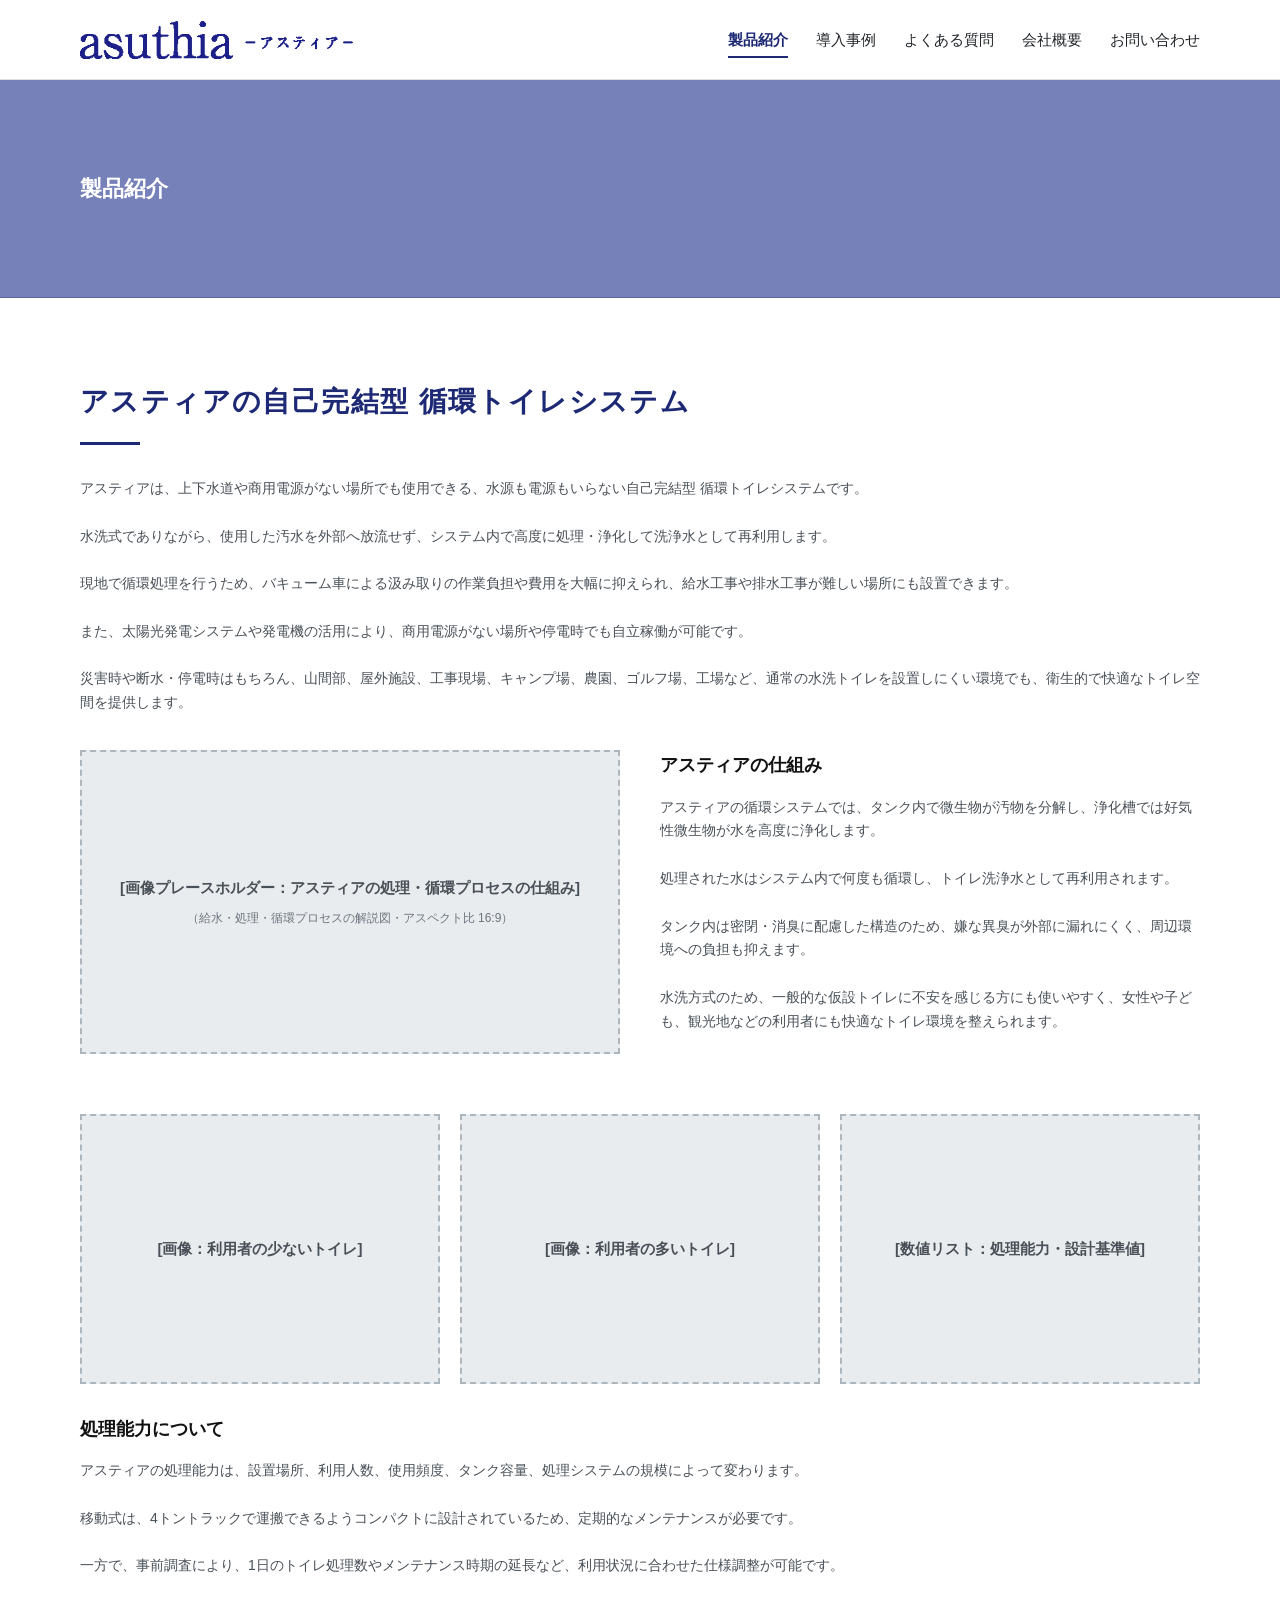
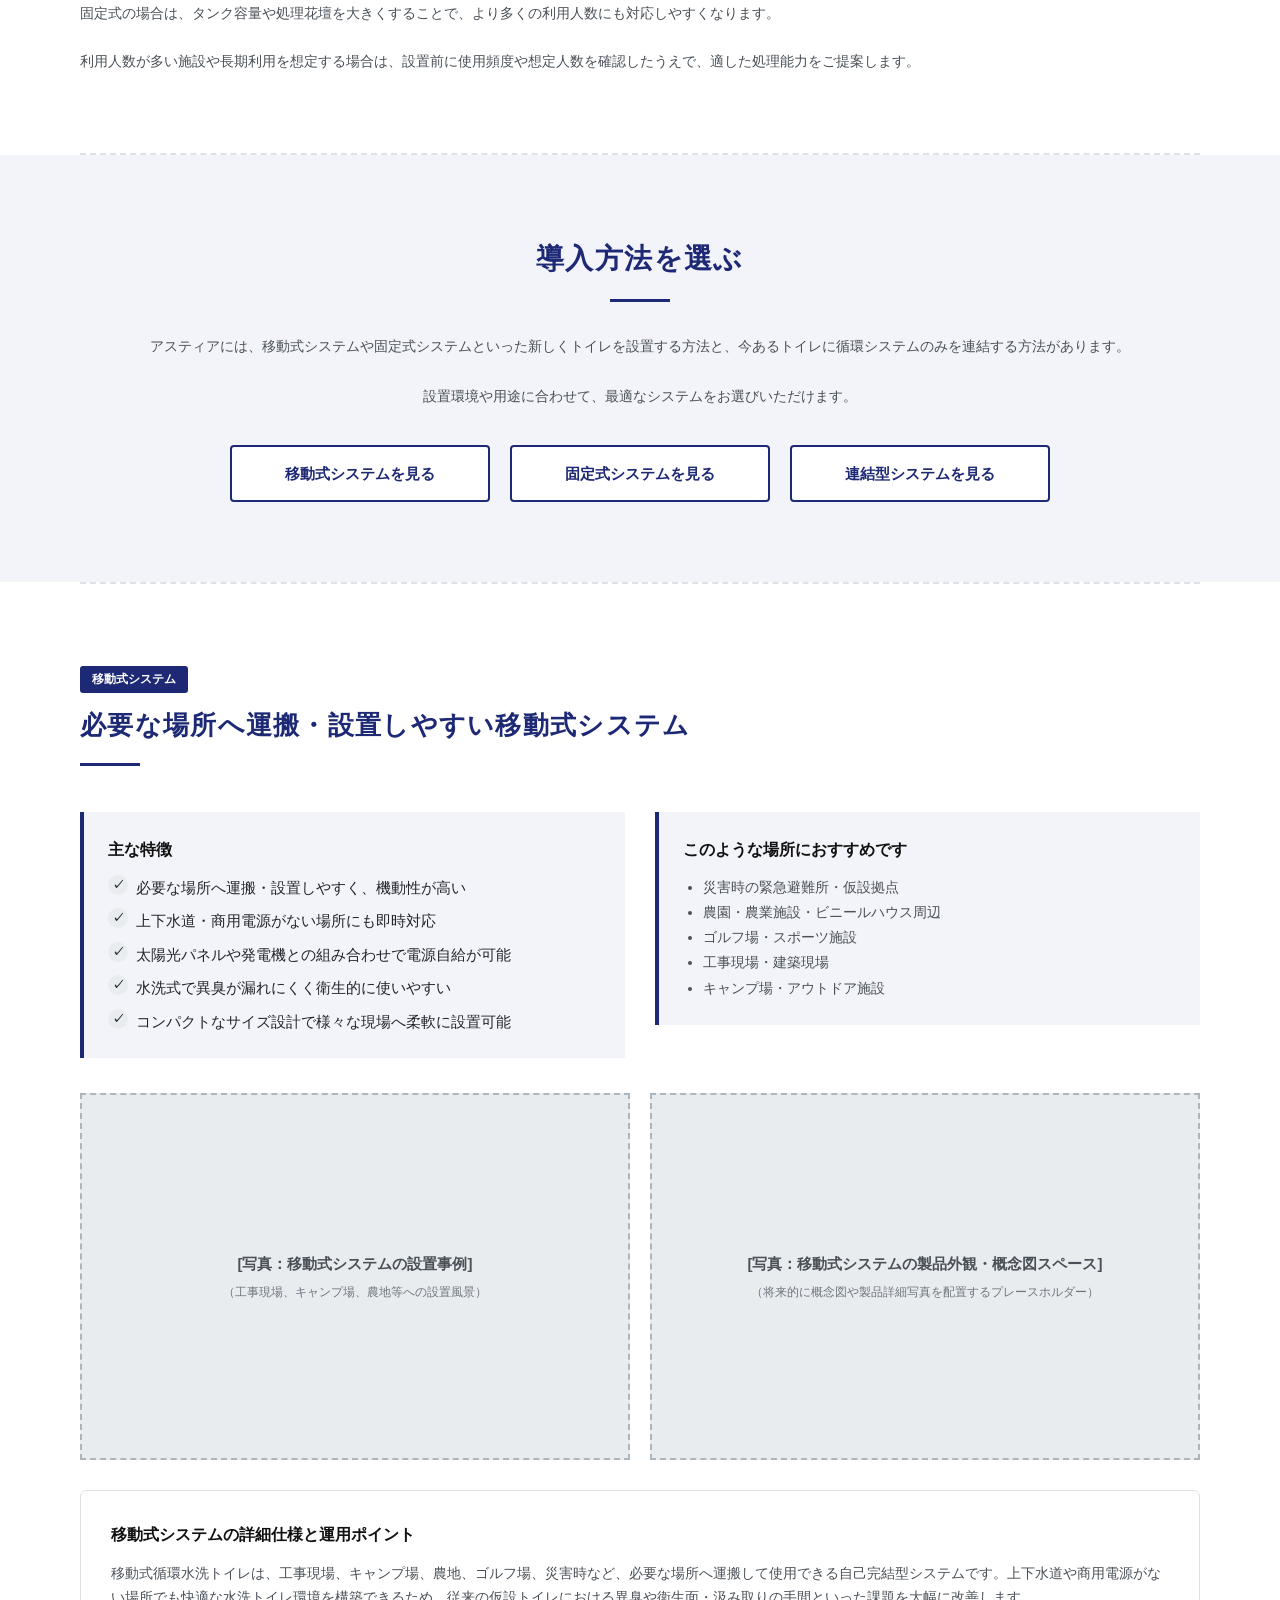
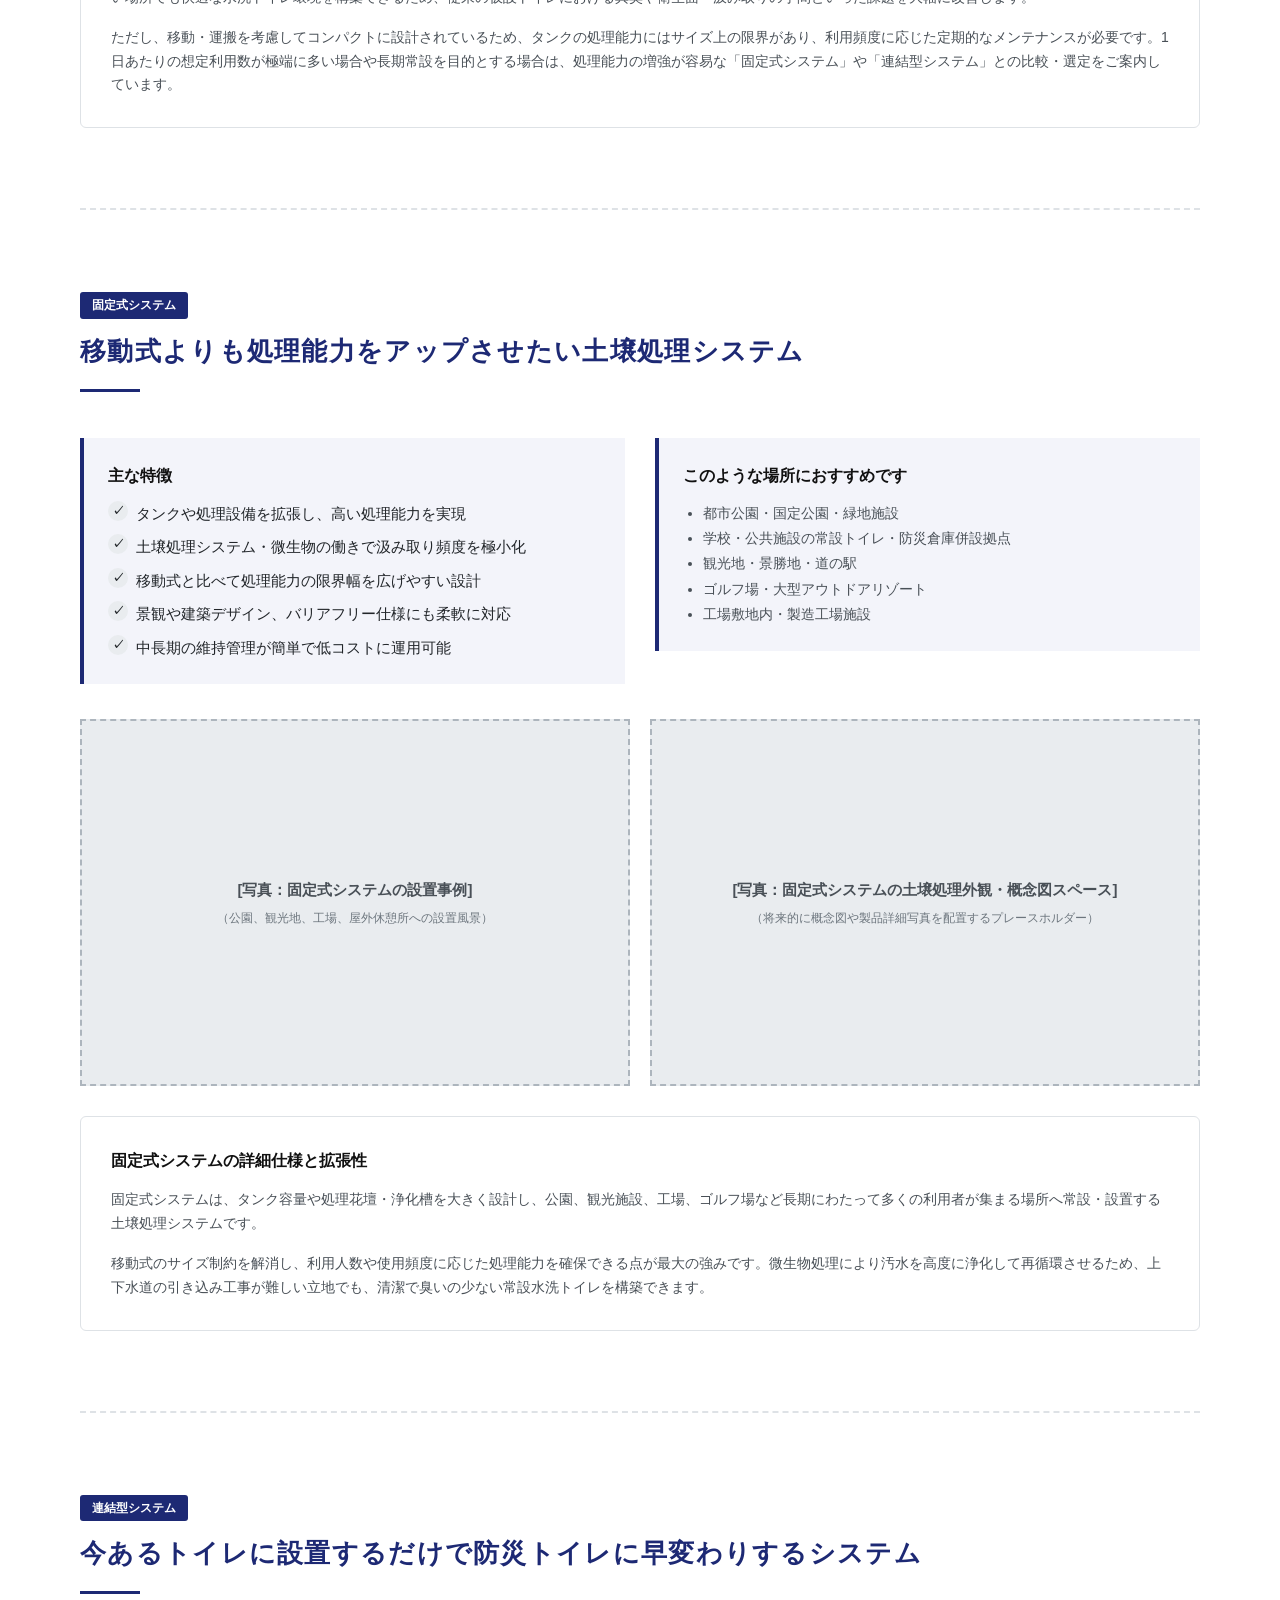
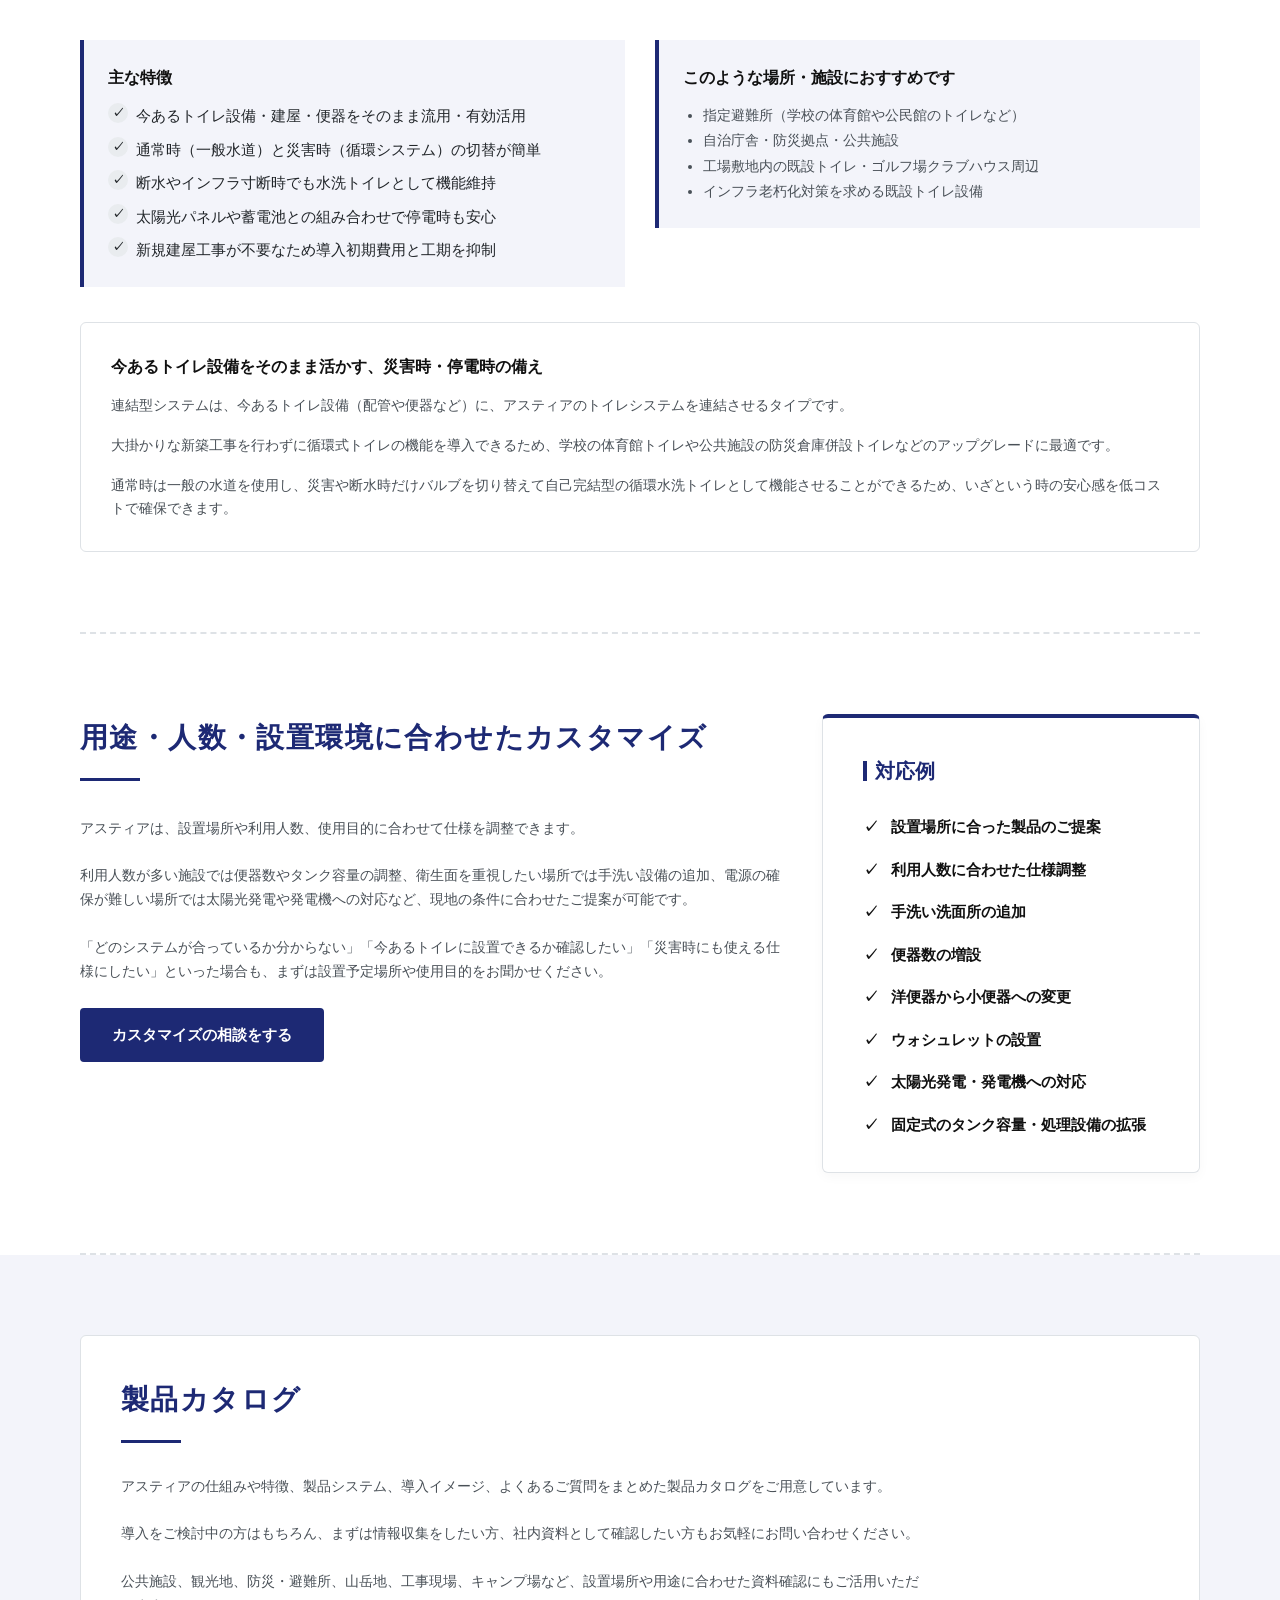
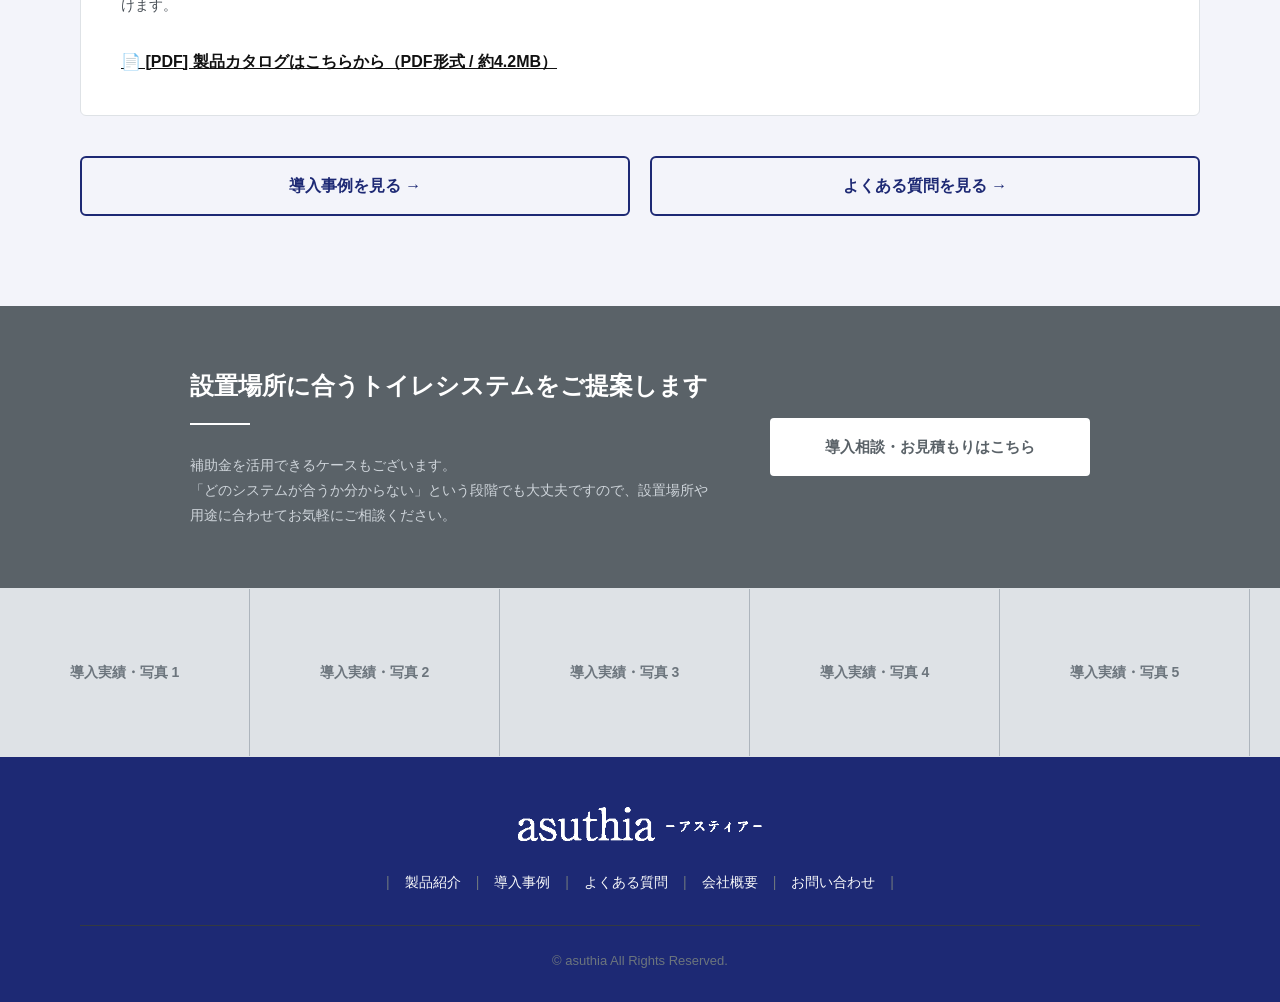
<file: product.html>
<!DOCTYPE html>
<html lang="ja">
<head>
  <meta charset="UTF-8">
  <meta name="viewport" content="width=device-width, initial-scale=1.0">
  <title>製品紹介 | アスティア (ASTIA)</title>
  <link rel="stylesheet" href="style.css?v=3">
</head>
<body class="page-product">

  <!-- 共通ヘッダー -->
  <header class="site-header">
    <div class="header-inner">
      <a href="index.html" class="site-logo">
        <img src="logo.png" alt="asuthia -アスティア-">
      </a>
      <nav class="global-nav">
        <ul>
          <li><a href="product.html" class="active">製品紹介</a></li>
          <li><a href="cases.html">導入事例</a></li>
          <li><a href="faq.html">よくある質問</a></li>
          <li><a href="company.html">会社概要</a></li>
          <li><a href="contact.html">お問い合わせ</a></li>
        </ul>
      </nav>
    </div>
  </header>

  <main>
    <!-- ページタイトルエリア -->
    <div class="page-header">
      <div class="container">
        <h1 class="page-title">製品紹介</h1>
      </div>
    </div>

    <!-- 2-2. アスティアの循環型水洗トイレシステム -->
    <section class="section">
      <div class="container">
        <h2 class="section-title">アスティアの自己完結型 循環トイレシステム</h2>
        
        <div style="margin-bottom: 35px;">
          <p style="color: #495057; line-height: 1.7; font-size: 14px;">
            アスティアは、上下水道や商用電源がない場所でも使用できる、水源も電源もいらない自己完結型 循環トイレシステムです。<br><br>
            水洗式でありながら、使用した汚水を外部へ放流せず、システム内で高度に処理・浄化して洗浄水として再利用します。<br><br>
            現地で循環処理を行うため、バキューム車による汲み取りの作業負担や費用を大幅に抑えられ、給水工事や排水工事が難しい場所にも設置できます。<br><br>
            また、太陽光発電システムや発電機の活用により、商用電源がない場所や停電時でも自立稼働が可能です。<br><br>
            災害時や断水・停電時はもちろん、山間部、屋外施設、工事現場、キャンプ場、農園、ゴルフ場、工場など、通常の水洗トイレを設置しにくい環境でも、衛生的で快適なトイレ空間を提供します。
          </p>
        </div>

        <!-- 2カラム構成：左画像、右テキスト -->
        <div class="grid-2" style="gap: 40px; align-items: start; margin-bottom: 60px;">
          <div>
            <div class="placeholder-box" style="width: 100%; aspect-ratio: 16 / 9; display: flex; flex-direction: column; justify-content: center; align-items: center; text-align: center; margin: 0;">
              [画像プレースホルダー：アスティアの処理・循環プロセスの仕組み]<br>
              <span class="sub-label" style="font-size: 12px; color: #6c757d; margin-top: 8px;">（給水・処理・循環プロセスの解説図・アスペクト比 16:9）</span>
            </div>
          </div>
          <div>
            <h3 style="font-size: 18px; font-weight: bold; margin-bottom: 15px; color: #111; margin-top: 0;">アスティアの仕組み</h3>
            <p style="color: #495057; line-height: 1.7; font-size: 14px; margin-bottom: 0;">
              アスティアの循環システムでは、タンク内で微生物が汚物を分解し、浄化槽では好気性微生物が水を高度に浄化します。<br><br>
              処理された水はシステム内で何度も循環し、トイレ洗浄水として再利用されます。<br><br>
              タンク内は密閉・消臭に配慮した構造のため、嫌な異臭が外部に漏れにくく、周辺環境への負担も抑えます。<br><br>
              水洗方式のため、一般的な仮設トイレに不安を感じる方にも使いやすく、女性や子ども、観光地などの利用者にも快適なトイレ環境を整えられます。
            </p>
          </div>
        </div>

        <div>
          <div class="grid-3" style="gap: 20px; align-items: start; margin-bottom: 30px;">
            <!-- カラム1: 利用者の少ないトイレ -->
            <div>
              <div class="placeholder-box" style="width: 100%; aspect-ratio: 4 / 3; display: flex; flex-direction: column; justify-content: center; align-items: center; text-align: center; margin: 0;">
                [画像：利用者の少ないトイレ]
              </div>
            </div>
            <!-- カラム2: 利用者の多いトイレ -->
            <div>
              <div class="placeholder-box" style="width: 100%; aspect-ratio: 4 / 3; display: flex; flex-direction: column; justify-content: center; align-items: center; text-align: center; margin: 0;">
                [画像：利用者の多いトイレ]
              </div>
            </div>
            <!-- カラム3: 数値リスト -->
            <div>
              <div class="placeholder-box" style="width: 100%; aspect-ratio: 4 / 3; display: flex; flex-direction: column; justify-content: center; align-items: center; text-align: center; margin: 0;">
                [数値リスト：処理能力・設計基準値]
              </div>
            </div>
          </div>

          <h3 style="font-size: 18px; font-weight: bold; margin-bottom: 15px; color: #111;">処理能力について</h3>
          <p style="color: #495057; line-height: 1.7; font-size: 14px; margin-bottom: 0;">
            アスティアの処理能力は、設置場所、利用人数、使用頻度、タンク容量、処理システムの規模によって変わります。<br><br>
            移動式は、4トントラックで運搬できるようコンパクトに設計されているため、定期的なメンテナンスが必要です。<br><br>
            一方で、事前調査により、1日のトイレ処理数やメンテナンス時期の延長など、利用状況に合わせた仕様調整が可能です。<br><br>
            固定式の場合は、タンク容量や処理花壇を大きくすることで、より多くの利用人数にも対応しやすくなります。<br><br>
            利用人数が多い施設や長期利用を想定する場合は、設置前に使用頻度や想定人数を確認したうえで、適した処理能力をご提案します。
          </p>
        </div>
      </div>
    </section>

    <div class="container"><hr style="border: 0; border-top: 2px dashed var(--color-border); margin: 0;"></div>

    <!-- 2-3. 導入方法を選ぶ -->
    <section class="section bg-light" id="product-intro">
      <div class="container" style="text-align: center;">
        <h2 class="section-title text-center">導入方法を選ぶ</h2>
        <p style="color: #495057; line-height: 1.8; margin-bottom: 35px; font-size: 14px; text-align: center;">
          アスティアには、移動式システムや固定式システムといった新しくトイレを設置する方法と、今あるトイレに循環システムのみを連結する方法があります。<br><br>
          設置環境や用途に合わせて、最適なシステムをお選びいただけます。
        </p>
        <div style="display: flex; justify-content: center; gap: 20px; flex-wrap: wrap;">
          <a href="#product-mobile" class="btn btn-secondary" style="min-width: 260px; font-weight: bold; padding: 14px 0;">移動式システムを見る</a>
          <a href="#product-fixed" class="btn btn-secondary" style="min-width: 260px; font-weight: bold; padding: 14px 0;">固定式システムを見る</a>
          <a href="#product-connect" class="btn btn-secondary" style="min-width: 260px; font-weight: bold; padding: 14px 0;">連結型システムを見る</a>
        </div>
      </div>
    </section>

    <div class="container"><hr style="border: 0; border-top: 2px dashed var(--color-border); margin: 0;"></div>

    <!-- 移動式システム -->
    <section class="section" id="product-mobile">
      <div class="container">
        <!-- 上部：ラベルと見出し -->
        <div style="margin-bottom: 30px; max-width: 950px;">
          <span style="display: inline-block; background-color: var(--color-primary); color: #fff; font-size: 12px; font-weight: bold; padding: 3px 12px; border-radius: 3px; margin-bottom: 10px;">移動式システム</span>
          <h2 class="section-title" style="text-align: left; margin-bottom: 16px; font-size: 26px;">
            必要な場所へ運搬・設置しやすい移動式システム
          </h2>
        </div>

        <!-- 中段：主な特徴 ＆ おすすめの場所 -->
        <div class="grid-2" style="gap: 30px; align-items: start; margin-bottom: 35px;">
          <div class="info-box" style="background: var(--color-bg-light); margin: 0; padding: 24px; box-sizing: border-box;">
            <h4 style="font-size: 16px; font-weight: bold; margin-bottom: 12px; color: #111;">主な特徴</h4>
            <ul class="check-list" style="margin: 0;">
              <li style="margin-bottom: 8px;">必要な場所へ運搬・設置しやすく、機動性が高い</li>
              <li style="margin-bottom: 8px;">上下水道・商用電源がない場所にも即時対応</li>
              <li style="margin-bottom: 8px;">太陽光パネルや発電機との組み合わせで電源自給が可能</li>
              <li style="margin-bottom: 8px;">水洗式で異臭が漏れにくく衛生的に使いやすい</li>
              <li style="margin-bottom: 0;">コンパクトなサイズ設計で様々な現場へ柔軟に設置可能</li>
            </ul>
          </div>
          <div class="info-box" style="background: var(--color-bg-light); margin: 0; padding: 24px; box-sizing: border-box;">
            <h4 style="font-size: 16px; font-weight: bold; margin-bottom: 12px; color: #111;">このような場所におすすめです</h4>
            <ul style="list-style: disc; margin: 0 0 0 20px; padding: 0; font-size: 14px; color: #495057; line-height: 1.8;">
              <li>災害時の緊急避難所・仮設拠点</li>
              <li>農園・農業施設・ビニールハウス周辺</li>
              <li>ゴルフ場・スポーツ施設</li>
              <li>工事現場・建築現場</li>
              <li>キャンプ場・アウトドア施設</li>
            </ul>
          </div>
        </div>

        <!-- 下部：写真・プレースホルダー ＆ 詳細説明文 -->
        <div class="grid-2" style="gap: 20px; margin-bottom: 30px;">
          <div class="placeholder-box ph-gallery-img" style="aspect-ratio: 3 / 2; height: auto;">
            [写真：移動式システムの設置事例]<br>
            <span class="sub-label">（工事現場、キャンプ場、農地等への設置風景）</span>
          </div>
          <div class="placeholder-box ph-gallery-img" style="aspect-ratio: 3 / 2; height: auto;">
            [写真：移動式システムの製品外観・概念図スペース]<br>
            <span class="sub-label">（将来的に概念図や製品詳細写真を配置するプレースホルダー）</span>
          </div>
        </div>

        <div style="background-color: #fff; border: 1px solid var(--color-border); padding: 30px; border-radius: 6px; margin-bottom: 0;">
          <h4 style="font-size: 16px; font-weight: bold; margin-bottom: 14px; color: var(--color-black);">移動式システムの詳細仕様と運用ポイント</h4>
          <p style="color: #495057; line-height: 1.7; margin-bottom: 16px; font-size: 14px;">
            移動式循環水洗トイレは、工事現場、キャンプ場、農地、ゴルフ場、災害時など、必要な場所へ運搬して使用できる自己完結型システムです。上下水道や商用電源がない場所でも快適な水洗トイレ環境を構築できるため、従来の仮設トイレにおける異臭や衛生面・汲み取りの手間といった課題を大幅に改善します。
          </p>
          <p style="color: #495057; line-height: 1.7; margin-bottom: 0; font-size: 14px;">
            ただし、移動・運搬を考慮してコンパクトに設計されているため、タンクの処理能力にはサイズ上の限界があり、利用頻度に応じた定期的なメンテナンスが必要です。1日あたりの想定利用数が極端に多い場合や長期常設を目的とする場合は、処理能力の増強が容易な「固定式システム」や「連結型システム」との比較・選定をご案内しています。
          </p>
        </div>
      </div>
    </section>

    <div class="container"><hr style="border: 0; border-top: 2px dashed var(--color-border); margin: 0;"></div>

    <!-- 固定式システム -->
    <section class="section" id="product-fixed">
      <div class="container">
        <!-- 上部：ラベルと見出し -->
        <div style="margin-bottom: 30px; max-width: 950px;">
          <span style="display: inline-block; background-color: var(--color-primary); color: #fff; font-size: 12px; font-weight: bold; padding: 3px 12px; border-radius: 3px; margin-bottom: 10px;">固定式システム</span>
          <h2 class="section-title" style="text-align: left; margin-bottom: 16px; font-size: 26px;">
            移動式よりも処理能力をアップさせたい土壌処理システム
          </h2>
        </div>

        <!-- 中段：主な特徴 ＆ おすすめの場所 -->
        <div class="grid-2" style="gap: 30px; align-items: start; margin-bottom: 35px;">
          <div class="info-box" style="background: var(--color-bg-light); margin: 0; padding: 24px; box-sizing: border-box;">
            <h4 style="font-size: 16px; font-weight: bold; margin-bottom: 12px; color: #111;">主な特徴</h4>
            <ul class="check-list" style="margin: 0;">
              <li style="margin-bottom: 8px;">タンクや処理設備を拡張し、高い処理能力を実現</li>
              <li style="margin-bottom: 8px;">土壌処理システム・微生物の働きで汲み取り頻度を極小化</li>
              <li style="margin-bottom: 8px;">移動式と比べて処理能力の限界幅を広げやすい設計</li>
              <li style="margin-bottom: 8px;">景観や建築デザイン、バリアフリー仕様にも柔軟に対応</li>
              <li style="margin-bottom: 0;">中長期の維持管理が簡単で低コストに運用可能</li>
            </ul>
          </div>
          <div class="info-box" style="background: var(--color-bg-light); margin: 0; padding: 24px; box-sizing: border-box;">
            <h4 style="font-size: 16px; font-weight: bold; margin-bottom: 12px; color: #111;">このような場所におすすめです</h4>
            <ul style="list-style: disc; margin: 0 0 0 20px; padding: 0; font-size: 14px; color: #495057; line-height: 1.8;">
              <li>都市公園・国定公園・緑地施設</li>
              <li>学校・公共施設の常設トイレ・防災倉庫併設拠点</li>
              <li>観光地・景勝地・道の駅</li>
              <li>ゴルフ場・大型アウトドアリゾート</li>
              <li>工場敷地内・製造工場施設</li>
            </ul>
          </div>
        </div>

        <!-- 下部：写真・プレースホルダー ＆ 詳細説明文 -->
        <div class="grid-2" style="gap: 20px; margin-bottom: 30px;">
          <div class="placeholder-box ph-gallery-img" style="aspect-ratio: 3 / 2; height: auto;">
            [写真：固定式システムの設置事例]<br>
            <span class="sub-label">（公園、観光地、工場、屋外休憩所への設置風景）</span>
          </div>
          <div class="placeholder-box ph-gallery-img" style="aspect-ratio: 3 / 2; height: auto;">
            [写真：固定式システムの土壌処理外観・概念図スペース]<br>
            <span class="sub-label">（将来的に概念図や製品詳細写真を配置するプレースホルダー）</span>
          </div>
        </div>

        <div style="background-color: #fff; border: 1px solid var(--color-border); padding: 30px; border-radius: 6px; margin-bottom: 0;">
          <h4 style="font-size: 16px; font-weight: bold; margin-bottom: 14px; color: var(--color-black);">固定式システムの詳細仕様と拡張性</h4>
          <p style="color: #495057; line-height: 1.7; margin-bottom: 16px; font-size: 14px;">
            固定式システムは、タンク容量や処理花壇・浄化槽を大きく設計し、公園、観光施設、工場、ゴルフ場など長期にわたって多くの利用者が集まる場所へ常設・設置する土壌処理システムです。
          </p>
          <p style="color: #495057; line-height: 1.7; margin-bottom: 0; font-size: 14px;">
            移動式のサイズ制約を解消し、利用人数や使用頻度に応じた処理能力を確保できる点が最大の強みです。微生物処理により汚水を高度に浄化して再循環させるため、上下水道の引き込み工事が難しい立地でも、清潔で臭いの少ない常設水洗トイレを構築できます。
          </p>
        </div>
      </div>
    </section>

    <div class="container"><hr style="border: 0; border-top: 2px dashed var(--color-border); margin: 0;"></div>

    <!-- 連結型システム -->
    <section class="section" id="product-connect">
      <div class="container">
        <!-- 上部：ラベルと見出し -->
        <div style="margin-bottom: 30px; max-width: 950px;">
          <span style="display: inline-block; background-color: var(--color-primary); color: #fff; font-size: 12px; font-weight: bold; padding: 3px 12px; border-radius: 3px; margin-bottom: 10px;">連結型システム</span>
          <h2 class="section-title" style="text-align: left; margin-bottom: 16px; font-size: 26px;">
            今あるトイレに設置するだけで防災トイレに早変わりするシステム
          </h2>
        </div>

        <!-- 中段：主な特徴 ＆ おすすめの場所 -->
        <div class="grid-2" style="gap: 30px; align-items: start; margin-bottom: 35px;">
          <div class="info-box" style="background: var(--color-bg-light); margin: 0; padding: 24px; box-sizing: border-box;">
            <h4 style="font-size: 16px; font-weight: bold; margin-bottom: 12px; color: #111;">主な特徴</h4>
            <ul class="check-list" style="margin: 0;">
              <li style="margin-bottom: 8px;">今あるトイレ設備・建屋・便器をそのまま流用・有効活用</li>
              <li style="margin-bottom: 8px;">通常時（一般水道）と災害時（循環システム）の切替が簡単</li>
              <li style="margin-bottom: 8px;">断水やインフラ寸断時でも水洗トイレとして機能維持</li>
              <li style="margin-bottom: 8px;">太陽光パネルや蓄電池との組み合わせで停電時も安心</li>
              <li style="margin-bottom: 0;">新規建屋工事が不要なため導入初期費用と工期を抑制</li>
            </ul>
          </div>
          <div class="info-box" style="background: var(--color-bg-light); margin: 0; padding: 24px; box-sizing: border-box;">
            <h4 style="font-size: 16px; font-weight: bold; margin-bottom: 12px; color: #111;">このような場所・施設におすすめです</h4>
            <ul style="list-style: disc; margin: 0 0 0 20px; padding: 0; font-size: 14px; color: #495057; line-height: 1.8;">
              <li>指定避難所（学校の体育館や公民館のトイレなど）</li>
              <li>自治庁舎・防災拠点・公共施設</li>
              <li>工場敷地内の既設トイレ・ゴルフ場クラブハウス周辺</li>
              <li>インフラ老朽化対策を求める既設トイレ設備</li>
            </ul>
          </div>
        </div>

        <div style="background-color: #fff; border: 1px solid var(--color-border); padding: 30px; border-radius: 6px; margin-bottom: 0;">
          <h4 style="font-size: 16px; font-weight: bold; margin-bottom: 14px; color: var(--color-black);">今あるトイレ設備をそのまま活かす、災害時・停電時の備え</h4>
          <p style="color: #495057; line-height: 1.7; margin-bottom: 16px; font-size: 14px;">
            連結型システムは、今あるトイレ設備（配管や便器など）に、アスティアのトイレシステムを連結させるタイプです。
          </p>
          <p style="color: #495057; line-height: 1.7; margin-bottom: 16px; font-size: 14px;">
            大掛かりな新築工事を行わずに循環式トイレの機能を導入できるため、学校の体育館トイレや公共施設の防災倉庫併設トイレなどのアップグレードに最適です。
          </p>
          <p style="color: #495057; line-height: 1.7; margin-bottom: 0; font-size: 14px;">
            通常時は一般の水道を使用し、災害や断水時だけバルブを切り替えて自己完結型の循環水洗トイレとして機能させることができるため、いざという時の安心感を低コストで確保できます。
          </p>
        </div>
      </div>
    </section>


    <div class="container"><hr style="border: 0; border-top: 2px dashed var(--color-border); margin: 0;"></div>

    <!-- 用途・人数・設置環境に合わせたカスタマイズ -->
    <section class="section">
      <div class="container">
        <div class="grid-2" style="grid-template-columns: 6.5fr 3.5fr; gap: 40px; align-items: start; margin-bottom: 0;">
          <!-- 左列：紹介テキスト -->
          <div>
            <h2 class="section-title" style="text-align: left; margin-bottom: 20px;">用途・人数・設置環境に合わせたカスタマイズ</h2>
            <p style="color: #495057; line-height: 1.7; margin: 0; font-size: 14px; text-align: left;">
              アスティアは、設置場所や利用人数、使用目的に合わせて仕様を調整できます。<br><br>
              利用人数が多い施設では便器数やタンク容量の調整、衛生面を重視したい場所では手洗い設備の追加、電源の確保が難しい場所では太陽光発電や発電機への対応など、現地の条件に合わせたご提案が可能です。<br><br>
              「どのシステムが合っているか分からない」「今あるトイレに設置できるか確認したい」「災害時にも使える仕様にしたい」といった場合も、まずは設置予定場所や使用目的をお聞かせください。
            </p>
            <div style="margin-top: 25px; text-align: left;">
              <a href="contact.html" class="btn btn-primary" style="font-weight: bold; padding: 12px 30px; border-radius: 4px; display: inline-block;">カスタマイズの相談をする</a>
            </div>
          </div>
          <!-- 右列：対応例リスト -->
          <div>
             <!-- 対応例 モダンなデザイン -->
            <div style="border: 1px solid var(--color-border); border-top: 4px solid var(--color-primary); padding: 36px 40px; border-radius: 6px; background: #fff; margin: 0; box-sizing: border-box; width: 100%; box-shadow: 0 4px 12px rgba(0,0,0,0.03);">
              <h3 style="font-weight: bold; color: var(--color-primary); font-size: 20px; text-align: left; margin: 0 0 28px 0; display: flex; align-items: center; gap: 8px;">
                <span style="width: 4px; height: 20px; background-color: var(--color-primary); display: inline-block;"></span>
                対応例
              </h3>
              <ul style="padding: 0; margin: 0; list-style: none;">
                <li style="position: relative; padding-left: 28px; margin-bottom: 20px; font-size: 15px; font-weight: 700; color: #111; line-height: 1.5; text-align: left;">
                  <span style="position: absolute; left: 0; top: 0; font-weight: 800; color: #111;">✓</span>
                  設置場所に合った製品のご提案
                </li>
                <li style="position: relative; padding-left: 28px; margin-bottom: 20px; font-size: 15px; font-weight: 700; color: #111; line-height: 1.5; text-align: left;">
                  <span style="position: absolute; left: 0; top: 0; font-weight: 800; color: #111;">✓</span>
                  利用人数に合わせた仕様調整
                </li>
                <li style="position: relative; padding-left: 28px; margin-bottom: 20px; font-size: 15px; font-weight: 700; color: #111; line-height: 1.5; text-align: left;">
                  <span style="position: absolute; left: 0; top: 0; font-weight: 800; color: #111;">✓</span>
                  手洗い洗面所の追加
                </li>
                <li style="position: relative; padding-left: 28px; margin-bottom: 20px; font-size: 15px; font-weight: 700; color: #111; line-height: 1.5; text-align: left;">
                  <span style="position: absolute; left: 0; top: 0; font-weight: 800; color: #111;">✓</span>
                  便器数の増設
                </li>
                <li style="position: relative; padding-left: 28px; margin-bottom: 20px; font-size: 15px; font-weight: 700; color: #111; line-height: 1.5; text-align: left;">
                  <span style="position: absolute; left: 0; top: 0; font-weight: 800; color: #111;">✓</span>
                  洋便器から小便器への変更
                </li>
                <li style="position: relative; padding-left: 28px; margin-bottom: 20px; font-size: 15px; font-weight: 700; color: #111; line-height: 1.5; text-align: left;">
                  <span style="position: absolute; left: 0; top: 0; font-weight: 800; color: #111;">✓</span>
                  ウォシュレットの設置
                </li>
                <li style="position: relative; padding-left: 28px; margin-bottom: 20px; font-size: 15px; font-weight: 700; color: #111; line-height: 1.5; text-align: left;">
                  <span style="position: absolute; left: 0; top: 0; font-weight: 800; color: #111;">✓</span>
                  太陽光発電・発電機への対応
                </li>
                <li style="position: relative; padding-left: 28px; margin-bottom: 0; font-size: 15px; font-weight: 700; color: #111; line-height: 1.5; text-align: left;">
                  <span style="position: absolute; left: 0; top: 0; font-weight: 800; color: #111;">✓</span>
                  固定式のタンク容量・処理設備の拡張
                </li>
              </ul>
            </div>
          </div>
        </div>
      </div>
    </section>

    <div class="container"><hr style="border: 0; border-top: 2px dashed var(--color-border); margin: 0;"></div>

    <!-- 製品カタログ ＆ 各種案内 -->
    <section class="section bg-light" style="padding-bottom: 90px;">
      <div class="container" style="text-align: left;">
        <div class="cta-banner" style="margin: 0 0 40px 0; background-color: #fff; border: 1px solid var(--color-border); border-radius: 6px; padding: 40px; text-align: left;">
          <h2 class="section-title" style="text-align: left; margin-bottom: 16px;">製品カタログ</h2>
          <p style="color: #495057; line-height: 1.7; margin-bottom: 30px; font-size: 14px; text-align: left; max-width: 800px; margin-left: 0; margin-right: auto; margin-top: 0;">アスティアの仕組みや特徴、製品システム、導入イメージ、よくあるご質問をまとめた製品カタログをご用意しています。<br><br>導入をご検討中の方はもちろん、まずは情報収集をしたい方、社内資料として確認したい方もお気軽にお問い合わせください。<br><br>公共施設、観光地、防災・避難所、山岳地、工事現場、キャンプ場など、設置場所や用途に合わせた資料確認にもご活用いただけます。</p>
          <div style="margin-bottom: 0; text-align: left;">
            <a href="catalog.pdf" target="_blank" style="text-decoration: underline; font-weight: bold; color: var(--color-black); display: inline-flex; align-items: center; gap: 8px; font-size: 16px;">
              📄 [PDF] 製品カタログはこちらから（PDF形式 / 約4.2MB）
            </a>
          </div>
        </div>

        <div class="grid-2" style="gap: 20px; margin-bottom: 0;">
          <a href="cases.html" class="btn btn-secondary" style="display: flex; align-items: center; justify-content: center; height: 60px; font-weight: bold; font-size: 16px; border-radius: 6px; border: 2px solid var(--color-primary); color: var(--color-primary); background-color: transparent; width: 100%; box-sizing: border-box;">
            導入事例を見る →
          </a>
          <a href="faq.html" class="btn btn-secondary" style="display: flex; align-items: center; justify-content: center; height: 60px; font-weight: bold; font-size: 16px; border-radius: 6px; border: 2px solid var(--color-primary); color: var(--color-primary); background-color: transparent; width: 100%; box-sizing: border-box;">
            よくある質問を見る →
          </a>
        </div>
      </div>
    </section>
  </main>

  <!-- フッター前CTAセクション -->
  <section class="footer-cta-section">
    <div class="container">
      <div class="footer-cta-inner" style="max-width: 900px; padding: 0;">
        <div class="grid-2" style="grid-template-columns: 1.6fr 1fr; gap: 40px; align-items: center; text-align: left; margin-bottom: 0;">
          <div>
            <h3 style="margin-bottom: 12px;">設置場所に合うトイレシステムをご提案します</h3>
            <p style="margin: 0; font-size: 14px;">補助金を活用できるケースもございます。<br>「どのシステムが合うか分からない」という段階でも大丈夫ですので、設置場所や用途に合わせてお気軽にご相談ください。</p>
          </div>
          <div style="text-align: right;">
            <a href="contact.html" class="btn btn-secondary" style="display: inline-block; width: 100%; max-width: 320px; text-align: center; box-sizing: border-box;">導入相談・お見積もりはこちら</a>
          </div>
        </div>
      </div>
    </div>
  </section>

  <!-- 無限スライダーセクション -->
  <section class="infinite-slider-section">
    <div class="slider-container">
      <div class="slider-track">
        <div class="slider-item">導入実績・写真 1</div>
        <div class="slider-item">導入実績・写真 2</div>
        <div class="slider-item">導入実績・写真 3</div>
        <div class="slider-item">導入実績・写真 4</div>
        <div class="slider-item">導入実績・写真 5</div>
        <div class="slider-item">導入実績・写真 6</div>
        <!-- ループ用（無限スクロール実現のために同一内容を複製） -->
        <div class="slider-item">導入実績・写真 1</div>
        <div class="slider-item">導入実績・写真 2</div>
        <div class="slider-item">導入実績・写真 3</div>
        <div class="slider-item">導入実績・写真 4</div>
        <div class="slider-item">導入実績・写真 5</div>
        <div class="slider-item">導入実績・写真 6</div>
      </div>
    </div>
  </section>

  <!-- 共通フッター -->
  <footer class="site-footer">
    <div class="container">
      <div class="footer-inner" style="display: flex; flex-direction: column; align-items: center; gap: 30px; margin-bottom: 30px;">
        <div class="footer-logo-area">
          <a href="index.html" class="footer-logo">
            <img src="logo.png" alt="asuthia -アスティア-">
          </a>
        </div>
        <div class="footer-links" style="display: flex; flex-wrap: wrap; justify-content: center; align-items: center; gap: 10px 15px; font-size: 14px; color: #6c757d;">
          <span>|</span>
          <a href="product.html" style="color: #f8f9fa;">製品紹介</a>
          <span>|</span>
          <a href="cases.html" style="color: #f8f9fa;">導入事例</a>
          <span>|</span>
          <a href="faq.html" style="color: #f8f9fa;">よくある質問</a>
          <span>|</span>
          <a href="company.html" style="color: #f8f9fa;">会社概要</a>
          <span>|</span>
          <a href="contact.html" style="color: #f8f9fa;">お問い合わせ</a>
          <span>|</span>
        </div>
      </div>
      <div class="copyright" style="text-align: center;">
        &copy; asuthia All Rights Reserved.
      </div>
    </div>
  </footer>

  <script src="script.js"></script>
</body>
</html>
</file>
<file: style.css>
@charset "UTF-8";

/* ==========================================================================
   WordPress Theme "SWELL" Wireframe Stylesheet
   Project: Astia (アスティア) Web Site Wireframe
   Color Palette: White, Black, Gray (Monochrome)
   Layout: Desktop Only (1440px assumed, Max Content Width 1200px, Centered)
   ========================================================================== */

:root {
  --color-white: #ffffff;
  --color-bg-light: var(--color-primary-light);
  --color-bg-gray: #e8ebf5;
  --color-border: #dee2e6;
  --color-border-dark: #adb5bd;
  --color-text-main: #212529;
  --color-text-muted: #6c757d;
  --color-black: #111111;
  --color-primary: #1d2974; /* アスティア ブランドメインカラー（ネイビー） */
  --color-primary-dark: #121a4a; /* ホバーや濃いめの装飾用の濃いネイビー */
  --color-primary-light: #f3f4fa; /* 薄いネイビー背景 */
  --color-accent: #2b3da8;
  
  --font-family-main: -apple-system, BlinkMacSystemFont, "Helvetica Neue", "Segoe UI", "Hiragino Kaku Gothic ProN", "Hiragino Sans", "Meiryo", sans-serif;
  --max-width-container: 1200px;
}

* {
  box-sizing: border-box;
  margin: 0;
  padding: 0;
}

body {
  font-family: var(--font-family-main);
  color: var(--color-text-main);
  background-color: var(--color-white);
  line-height: 1.7;
  font-size: 16px;
  min-width: 1280px; /* Desktop only assumed */
}

a {
  color: inherit;
  text-decoration: none;
  transition: opacity 0.2s ease, color 0.2s ease;
}

a:hover {
  opacity: 0.7;
}

ul, ol {
  list-style: none;
}

img {
  max-width: 100%;
  height: auto;
  display: block;
}

/* --- Container & Layout --- */
.container {
  width: 100%;
  max-width: var(--max-width-container);
  margin: 0 auto;
  padding: 0 40px;
}

.section {
  padding: 80px 0;
  border-bottom: 1px solid var(--color-border);
}

.section.bg-light {
  background-color: var(--color-bg-light);
}

.section.bg-gray {
  background-color: var(--color-bg-gray);
}

/* --- Wireframe Notice Bar (UI Prototype Indicator) --- */
.wireframe-notice {
  background-color: #212529;
  color: #f8f9fa;
  font-size: 13px;
  padding: 10px 0;
  text-align: center;
  border-bottom: 1px solid #495057;
}
.wireframe-notice span {
  display: inline-block;
  margin: 0 10px;
  padding: 2px 8px;
  background: #343a40;
  border-radius: 3px;
}

/* --- Common Header (SWELL Style) --- */
.site-header {
  background-color: var(--color-white);
  border-bottom: 1px solid var(--color-border); /* 下線を薄いグレーに変更 */
  position: sticky;
  top: 0;
  z-index: 1000;
  height: 80px;
  display: flex;
  align-items: center;
}

.header-inner {
  display: flex;
  justify-content: space-between;
  align-items: center;
  width: 100%;
  max-width: var(--max-width-container);
  margin: 0 auto;
  padding: 0 40px;
}

.site-logo {
  display: inline-flex;
  align-items: center;
}

.site-logo img {
  height: 38px;
  width: auto;
  display: block;
}

.logo-placeholder {
  width: 180px;
  height: 44px;
  background-color: #e9ecef;
  border: 2px solid #ced4da;
  display: flex;
  align-items: center;
  justify-content: center;
  font-weight: bold;
  font-size: 14px;
  color: #495057;
  letter-spacing: 0.05em;
}

.global-nav ul {
  display: flex;
  align-items: center;
  gap: 28px;
}

.global-nav a {
  font-size: 15px;
  font-weight: 500;
  color: var(--color-text-main);
  padding: 8px 0;
  position: relative;
}

.global-nav a.active {
  font-weight: 700;
  color: var(--color-primary);
  border-bottom: 2px solid var(--color-primary);
}

.header-cta {
  margin-left: 16px;
}

.footer-cta-section {
  background-color: #5a6268;
  color: #ffffff;
  padding: 60px 0;
  text-align: center;
  border-bottom: none;
}

.footer-cta-inner {
  max-width: 800px;
  margin: 0 auto;
  padding: 0 40px;
}

.footer-cta-section h3 {
  font-size: 24px;
  font-weight: 700;
  margin-bottom: 16px;
  color: #ffffff;
  position: relative;
  padding-bottom: 16px;
}

.footer-cta-section h3::after {
  content: "";
  display: block;
  width: 60px;
  height: 2px;
  background-color: #ffffff; /* 背景が濃いグレーのため白線に設定 */
  margin: 16px 0 0;
}

.footer-cta-section p {
  font-size: 15px;
  color: #ced4da;
  margin-bottom: 24px;
  line-height: 1.8;
}

.footer-cta-section .btn {
  background-color: #ffffff;
  color: #5a6268; /* 文字色をセクション背景色と同じに統一 */
  border-color: #ffffff;
}

.footer-cta-section .btn:hover {
  background-color: #f1f3f5;
  color: #5a6268;
}

/* --- Common Footer (SWELL Style) --- */
.site-footer {
  background-color: #1d2974;
  color: #f8f9fa;
  padding: 50px 0 30px;
}

.footer-inner {
  display: flex;
  justify-content: space-between;
  align-items: flex-start;
  gap: 60px;
  margin-bottom: 40px;
}

.footer-logo-area {
  flex-shrink: 0;
}

.footer-logo img {
  height: 34px;
  width: auto;
  display: block;
  filter: brightness(0) invert(1); /* 濃い背景用にロゴを白く反転 */
}

.footer-sitemap {
  display: grid;
  grid-template-columns: repeat(3, 1fr);
  gap: 40px;
}

.footer-sitemap h4 {
  font-size: 15px;
  font-weight: bold;
  color: #ffffff;
  margin-bottom: 16px;
  border-bottom: 1px solid #495057;
  padding-bottom: 8px;
}

.footer-sitemap ul li {
  margin-bottom: 12px;
}

.footer-sitemap ul a {
  font-size: 14px;
  color: #ced4da;
}

.copyright {
  text-align: center;
  font-size: 13px;
  color: #6c757d;
  border-top: 1px solid #343a40;
  padding-top: 24px;
}

/* --- Buttons --- */
.btn {
  display: inline-flex;
  align-items: center;
  justify-content: center;
  padding: 14px 32px;
  font-size: 15px;
  font-weight: 600;
  border-radius: 4px;
  cursor: pointer;
  text-align: center;
  transition: all 0.2s ease;
  white-space: nowrap;
}

.btn-primary {
  background-color: var(--color-primary);
  color: var(--color-white); /* 鮮やかな青背景に対して視認性の高い白文字を適用 */
  border: 2px solid var(--color-primary);
}

.btn-primary:hover {
  background-color: var(--color-primary-dark);
  border-color: var(--color-primary-dark);
  color: var(--color-white);
  opacity: 1;
}

.btn-secondary {
  background-color: var(--color-white);
  color: var(--color-primary); /* 白背景に対してメインカラーの青を適用 */
  border: 2px solid var(--color-primary);
}

.btn-secondary:hover {
  background-color: var(--color-primary-light);
  color: var(--color-primary-dark);
  border-color: var(--color-primary-dark);
  opacity: 1;
}

.btn-lg {
  padding: 18px 44px;
  font-size: 16px;
}

.btn-sm {
  padding: 8px 20px;
  font-size: 13px;
}

.btn-group {
  display: flex;
  gap: 16px;
  justify-content: center;
  flex-wrap: wrap;
  margin-top: 24px;
}

.section-title {
  font-size: 28px;
  font-weight: 700;
  text-align: left; /* センター寄せから左揃えに変更 */
  margin-bottom: 16px;
  letter-spacing: 0.05em;
  position: relative;
  padding-bottom: 16px;
  color: var(--color-primary); /* セクション見出しの色をメインカラーに変更 */
}

.section-title::after {
  content: "";
  display: block;
  width: 60px;
  height: 3px;
  background-color: var(--color-primary); /* アンダーラインの色をメインカラーに変更 */
  margin: 16px 0 0; /* アンダーラインを左寄せに調整・アスティアブルー反映 */
}

.lead-text {
  text-align: center;
  font-size: 16px;
  color: var(--color-text-muted);
  max-width: 800px;
  margin: 0 auto 40px;
}

.lead-text.text-left {
  text-align: left;
  margin: 0 0 30px 0;
}

.page-header {
  background-color: #7781b9; /* 指定のくすみブルーに変更 */
  padding: 90px 0; /* 高さをさらに1.5倍に拡張（60px -> 90px） */
  border-bottom: 1px solid #5d669c; /* 背景に合わせた境界線 */
}

.page-title {
  font-size: 22px; /* フォントを小さく調整（32px -> 22px） */
  font-weight: 700;
  color: #ffffff; /* フォントカラーを白に変更 */
  margin-bottom: 0; /* 下部マージンを排除しセンター配置を均等に */
}

/* --- Breadcrumb --- */
.breadcrumb {
  font-size: 13px;
  color: var(--color-text-muted);
  margin-bottom: 16px;
}
.breadcrumb a {
  color: var(--color-text-muted);
}
.breadcrumb span {
  margin: 0 8px;
}

/* --- Placeholders --- */
.placeholder-box {
  background-color: #e9ecef;
  border: 2px dashed #adb5bd;
  color: #495057;
  display: flex;
  flex-direction: column;
  align-items: center;
  justify-content: center;
  text-align: center;
  padding: 30px;
  font-weight: 600;
  font-size: 15px;
  position: relative;
  overflow: hidden;
}

.placeholder-box span.sub-label {
  font-size: 12px;
  font-weight: normal;
  color: #6c757d;
  margin-top: 6px;
}

.ph-mv {
  height: 480px;
  background-color: #dee2e6;
  border: 3px solid #ced4da;
  font-size: 20px;
}

/* FV (First View) Full Width (余白なし) */
.ph-mv-full {
  position: relative;
  width: 100%;
  height: 700px;
  background-color: #dee2e6;
  border-bottom: 2px solid var(--color-border);
  display: flex;
  align-items: center;
  justify-content: center;
  overflow: hidden;
}

.ph-mv-bg-label {
  position: absolute;
  top: 20px;
  right: 20px;
  font-size: 14px;
  color: #6c757d;
  font-weight: normal;
  z-index: 1;
}

.btn-group-fv {
  justify-content: flex-start;
}

.btn-group-fv .btn {
  padding: 10px 24px;
  font-size: 14px;
}

.ph-video {
  height: 320px;
  background-color: #d8dde2;
}

.ph-diagram {
  height: 380px;
  width: 100%;
  margin: 30px 0;
  background-color: #e2e6ea;
}

.ph-card-img {
  height: 200px;
  width: 100%;
}

.ph-gallery-img {
  height: 240px;
  width: 100%;
}

.ph-logo {
  height: 80px;
  width: 220px;
}

/* --- Layout Grids (SWELL Auto Layout style) --- */
.grid-2 {
  display: grid;
  grid-template-columns: 1fr 1fr;
  gap: 50px;
  align-items: center;
  margin-bottom: 40px;
}

.grid-3 {
  display: grid;
  grid-template-columns: repeat(3, 1fr);
  gap: 30px;
  margin-bottom: 40px;
}

.grid-4 {
  display: grid;
  grid-template-columns: repeat(4, 1fr);
  gap: 20px;
  margin-bottom: 40px;
}

/* --- Cards (SWELL Style) --- */
.card {
  background-color: var(--color-bg-light); /* 背景色を薄めのグレーに変更 */
  border: 1px solid var(--color-border);
  border-radius: 6px;
  overflow: hidden;
  display: flex;
  flex-direction: column;
  transition: border-color 0.2s ease, transform 0.2s ease;
}

.card:hover {
  border-color: var(--color-primary);
  box-shadow: 0 4px 15px rgba(22, 99, 199, 0.1);
}

.card-body {
  padding: 24px;
  display: flex;
  flex-direction: column;
  flex-grow: 1;
}

.card-title {
  font-size: 18px;
  font-weight: 700;
  margin-bottom: 12px;
  color: var(--color-primary);
}

.card-text {
  font-size: 14px;
  color: var(--color-text-muted);
  margin-bottom: 20px;
  flex-grow: 1;
}

/* Feature Card Specific */
.feature-card {
  text-align: center;
  padding: 30px 20px;
  background-color: #ffffff; /* 背景色を白に変更 */
  border: 1px solid var(--color-border);
  border-radius: 6px;
}

.feature-icon-ph {
  width: 64px;
  height: 64px;
  border-radius: 50%;
  background-color: #dee2e6;
  border: 2px solid #adb5bd;
  margin: 0 auto 16px;
  display: flex;
  align-items: center;
  justify-content: center;
  font-size: 12px;
  color: #495057;
  font-weight: bold;
}

/* Case Study Card Specific */
.case-card .badge-group {
  display: flex;
  gap: 8px;
  margin-bottom: 12px;
  flex-wrap: wrap;
}

.badge {
  display: inline-block;
  padding: 4px 10px;
  font-size: 12px;
  font-weight: 600;
  background-color: #e9ecef;
  color: #495057;
  border-radius: 4px;
  border: 1px solid #ced4da;
}

.badge-dark {
  background-color: #343a40;
  color: #fff;
  border-color: #343a40;
}

/* --- CTA Banner Blocks (SWELL Style) --- */
.cta-banner {
  background-color: var(--color-bg-gray);
  border: 2px solid var(--color-border);
  border-radius: 8px;
  padding: 60px 40px;
  text-align: center;
  margin: 50px 0;
}

.cta-banner h3 {
  font-size: 24px;
  font-weight: 700;
  margin-bottom: 16px;
}

.cta-banner p {
  font-size: 15px;
  color: var(--color-text-muted);
  margin-bottom: 24px;
  max-width: 600px;
  margin-left: auto;
  margin-right: auto;
}

/* --- FAQ Styles (Static clean style) --- */
.faq-list {
  max-width: 900px;
  margin: 0 auto 20px;
}

.faq-item-static {
  padding: 28px 0;
  border-bottom: 1px solid var(--color-border);
}

.faq-item-static:last-child {
  border-bottom: none;
}

.faq-q-row {
  display: flex;
  align-items: center;
  gap: 16px;
  margin-bottom: 14px;
}

.faq-icon-q {
  display: flex;
  align-items: center;
  justify-content: center;
  width: 28px;
  height: 28px;
  background-color: var(--color-primary); /* メインカラーのQマークスクエア */
  color: #ffffff;
  font-weight: 800;
  font-size: 13px;
  border-radius: 4px;
  flex-shrink: 0;
}

.faq-question-text {
  font-size: 16px;
  font-weight: 700;
  color: var(--color-black);
  margin: 0;
  line-height: 1.5;
}

.faq-a-row {
  display: flex;
  align-items: flex-start;
  gap: 16px;
}

.faq-icon-a {
  display: flex;
  align-items: center;
  justify-content: center;
  width: 28px;
  height: 28px;
  background-color: #ff4b4b; /* メインカラーと同じトーンの赤のAマークスクエア */
  color: #ffffff;
  font-weight: 800;
  font-size: 13px;
  border-radius: 4px;
  flex-shrink: 0;
}

.faq-answer-text {
  font-size: 15px;
  color: var(--color-text-main);
  line-height: 1.8;
  padding-top: 2px;
  margin: 0;
}

.faq-nav {
  display: grid;
  grid-template-columns: repeat(3, 1fr); /* 3つずつの2行グリッド */
  gap: 14px;
  max-width: 900px;
  margin: 0 auto 50px;
}

.faq-nav a {
  display: block;
  text-align: center;
  padding: 14px 20px;
  background-color: var(--color-bg-light);
  border: 1px solid var(--color-border);
  border-radius: 6px;
  font-size: 14px;
  font-weight: 600;
  color: var(--color-text-main);
  transition: all 0.2s ease;
}

.faq-nav a:hover {
  background-color: var(--color-black);
  color: var(--color-white);
  border-color: var(--color-black);
}

/* --- Tables (Comparison & Company Info) --- */
.table-wrapper {
  overflow-x: auto;
  margin: 30px 0 50px;
}

.custom-table {
  width: 100%;
  border-collapse: collapse;
  text-align: left;
  border: 1px solid var(--color-border);
}

.custom-table th, .custom-table td {
  padding: 18px 24px;
  border: 1px solid var(--color-border);
}

.custom-table th {
  background-color: #e9ecef;
  font-weight: 700;
  color: #212529;
  white-space: nowrap;
}

.custom-table tr:nth-child(even) td {
  background-color: #f8f9fa;
}

/* Compare table specific columns */
.compare-table th:nth-child(1) { width: 25%; }
.compare-table th:nth-child(2) { width: 25%; }
.compare-table th:nth-child(3) { width: 50%; }

/* Info table specific columns */
.info-table th { width: 25%; }
.info-table td { width: 75%; }

/* --- Lists & Boxes --- */
.check-list {
  margin: 20px 0;
}

.check-list li {
  position: relative;
  padding-left: 28px;
  margin-bottom: 14px;
  font-size: 15px;
}

.check-list li::before {
  content: "✓";
  position: absolute;
  left: 0;
  top: 0;
  font-weight: bold;
  color: #212529;
  background: #e9ecef;
  width: 20px;
  height: 20px;
  display: flex;
  align-items: center;
  justify-content: center;
  border-radius: 50%;
  font-size: 12px;
}

.info-box {
  background-color: var(--color-bg-light);
  border-left: 4px solid var(--color-primary);
  padding: 24px;
  margin: 24px 0;
}

/* --- Form Styles (SWELL Style) --- */
.form-container {
  max-width: 800px;
  margin: 0 auto;
  background-color: var(--color-white);
  border: 1px solid var(--color-border);
  padding: 50px;
  border-radius: 8px;
}

.form-group {
  margin-bottom: 36px;
  padding-bottom: 30px;
  border-bottom: 1px solid #f1f3f5;
}

.form-group:last-of-type {
  border-bottom: none;
}

.form-label {
  display: block;
  font-size: 16px;
  font-weight: 700;
  margin-bottom: 12px;
  color: #212529;
}

.badge-req {
  display: inline-block;
  background-color: #212529;
  color: #ffffff;
  font-size: 11px;
  padding: 3px 8px;
  border-radius: 3px;
  margin-left: 10px;
  vertical-align: middle;
  font-weight: normal;
}

.badge-opt {
  display: inline-block;
  background-color: #adb5bd;
  color: #ffffff;
  font-size: 11px;
  padding: 3px 8px;
  border-radius: 3px;
  margin-left: 10px;
  vertical-align: middle;
  font-weight: normal;
}

.form-control {
  width: 100%;
  padding: 14px 18px;
  font-size: 15px;
  border: 1px solid #ced4da;
  border-radius: 4px;
  background-color: #fff;
  font-family: inherit;
  transition: border-color 0.2s ease;
}

.form-control:focus {
  outline: none;
  border-color: #212529;
  box-shadow: 0 0 0 3px rgba(33, 37, 41, 0.1);
}

.form-check-group {
  display: flex;
  flex-direction: column;
  gap: 6px;
  margin-top: 8px;
}

.form-check-label {
  display: flex;
  align-items: center;
  font-size: 15px;
  cursor: pointer;
  padding: 0;
  background-color: transparent;
  border: none;
  border-radius: 0;
  transition: opacity 0.2s ease;
}

.form-check-label:hover {
  opacity: 0.7;
}

.form-check-input {
  margin-right: 12px;
  width: 18px;
  height: 18px;
  accent-color: #212529;
}

.form-note {
  font-size: 13px;
  color: #6c757d;
  margin-top: 8px;
}

/* --- Template View Area --- */
.template-highlight {
  border: 3px double var(--color-black);
  padding: 40px;
  margin: 60px 0;
  background-color: #fdfdfd;
}
.template-header {
  background: var(--color-black);
  color: var(--color-white);
  padding: 10px 20px;
  font-size: 14px;
  font-weight: bold;
  display: inline-block;
  margin-bottom: 30px;
}

/* --- 無限スライダー --- */
.infinite-slider-section {
  padding: 0;
  background-color: #f8f9fa;
  overflow: hidden;
  border-top: 1px solid var(--color-border);
  border-bottom: 1px solid var(--color-border);
}

.slider-container {
  display: flex;
  overflow: hidden;
  width: 100%;
}

.slider-track {
  display: flex;
  gap: 0;
  animation: infinite-scroll 25s linear infinite;
  width: max-content;
}

.slider-item {
  width: 250px;
  height: 167px;
  background: #dee2e6;
  display: inline-flex;
  flex-direction: column;
  align-items: center;
  justify-content: center;
  border-radius: 0;
  flex-shrink: 0;
  font-size: 14px;
  color: #6c757d;
  font-weight: bold;
  border-right: 1px solid var(--color-border-dark);
}

@keyframes infinite-scroll {
  0% {
    transform: translateX(0);
  }
  100% {
    transform: translateX(-1500px); /* 250px * 6 items */
  }
}

/* --- 共通: テキスト・見出し中央寄せ --- */
.section-title.text-center {
  text-align: center;
}
.section-title.text-center::after {
  margin: 16px auto 0;
}

/* --- 追加スタイル：見学希望窓口ボックス・連結型ハイライト等 --- */
.case-tour-box {
  background-color: var(--color-primary-light);
  border: 1px solid #b8daff;
  border-left: 4px solid var(--color-primary);
  padding: 16px 20px;
  border-radius: 6px;
  margin-top: 20px;
}
.case-tour-box h5 {
  font-size: 16px;
  font-weight: 700;
  color: var(--color-primary-dark);
  margin-bottom: 8px;
  display: flex;
  align-items: center;
  gap: 6px;
}
.case-tour-box p {
  font-size: 14px;
  color: var(--color-text-main);
  margin-bottom: 10px;
  line-height: 1.5;
}
.tour-contact-info {
  display: flex;
  flex-wrap: wrap;
  gap: 10px 20px;
  background: #ffffff;
  padding: 8px 14px;
  border: 1px solid var(--color-border);
  border-radius: 4px;
  font-weight: 600;
  font-size: 14px;
}
.tour-contact-info span {
  color: var(--color-primary-dark);
}

/* 連結型ハイライト導線・セクション */
.connect-highlight-banner {
  background-color: #f0f8ff; /* 薄い水色系背景 */
  border: 2px solid var(--color-primary);
  border-radius: 8px;
  padding: 35px 40px;
  margin: 40px 0;
  text-align: left;
}
.connect-highlight-banner h3 {
  color: var(--color-primary-dark);
  font-size: 20px;
  font-weight: 700;
  margin-bottom: 14px;
}

/* アワードロゴスペース */
.fv-award-area {
  margin-bottom: 16px;
  display: inline-block;
}
.fv-award-area img {
  max-height: 80px;
  width: auto;
  margin: 0 auto;
}

/* --- 製品紹介ページ専用スタイル --- */
.page-product .section {
  border-bottom: none;
}
</file>
